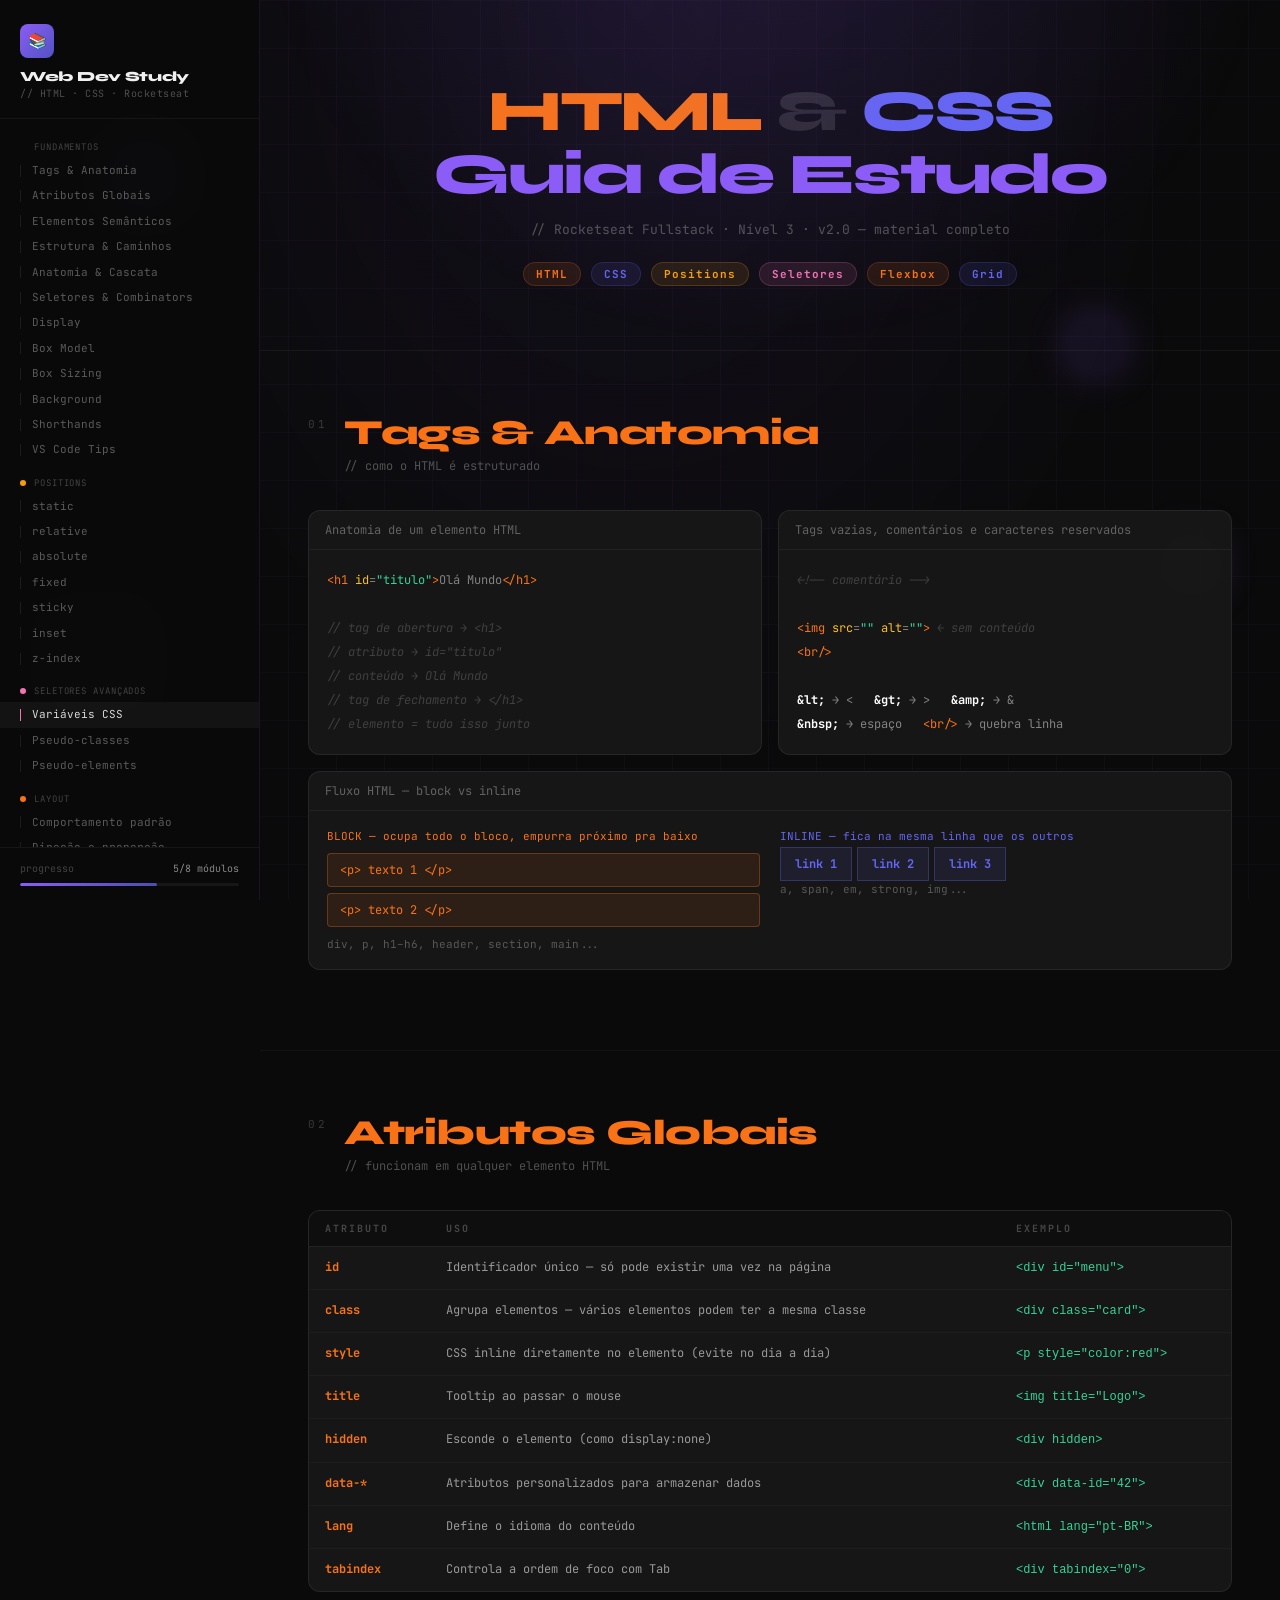
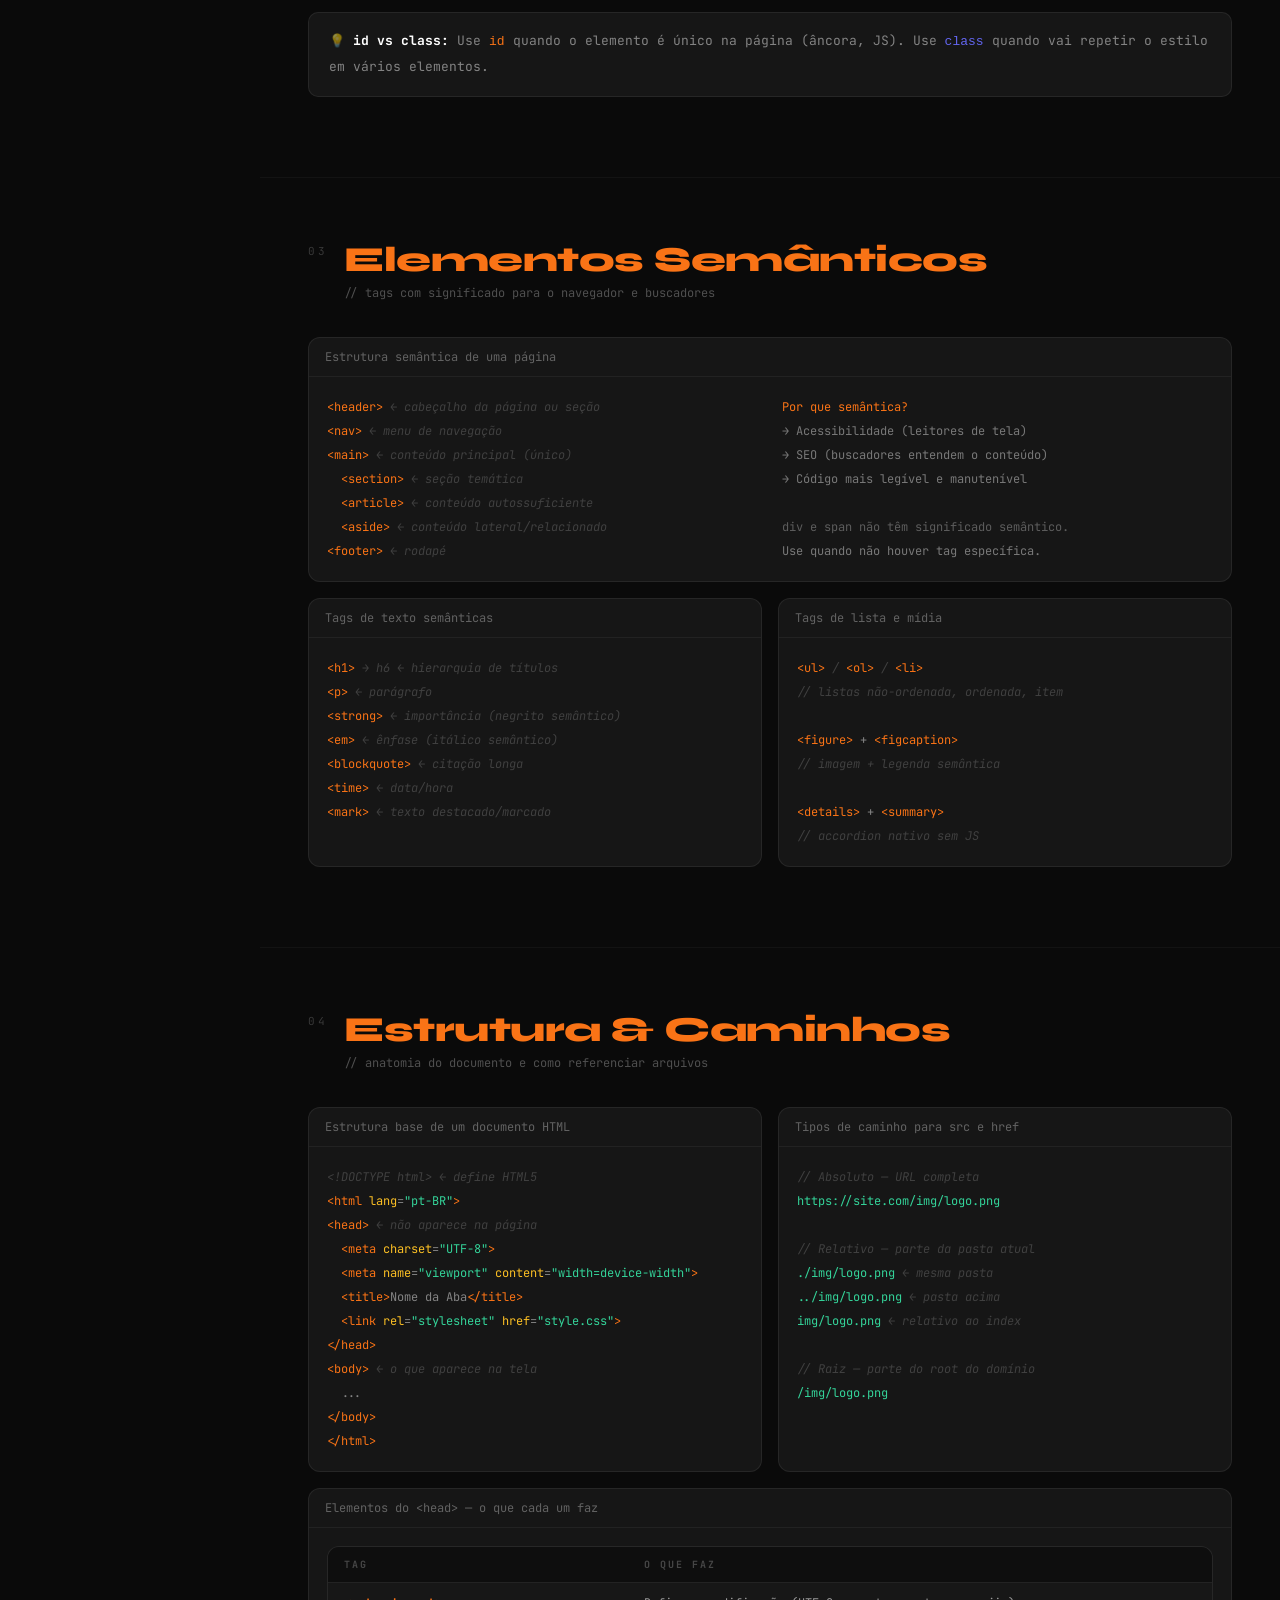
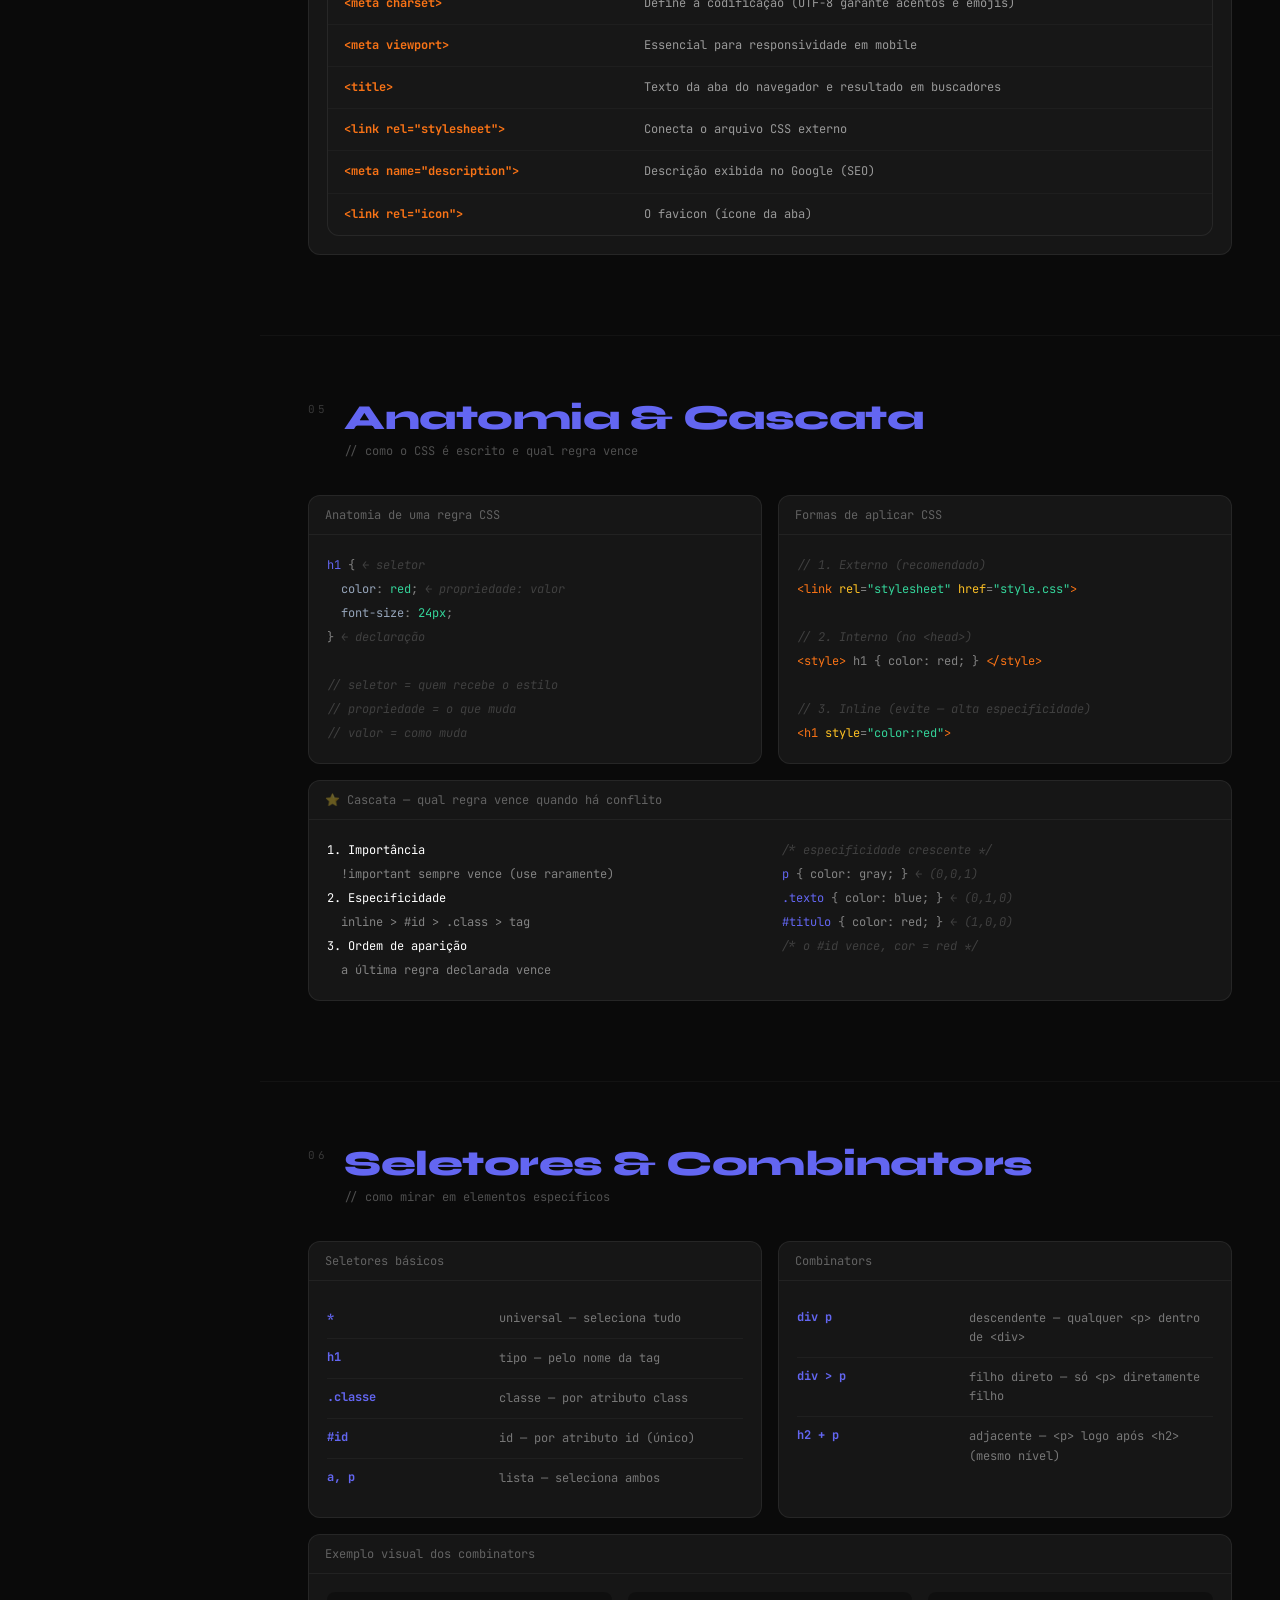
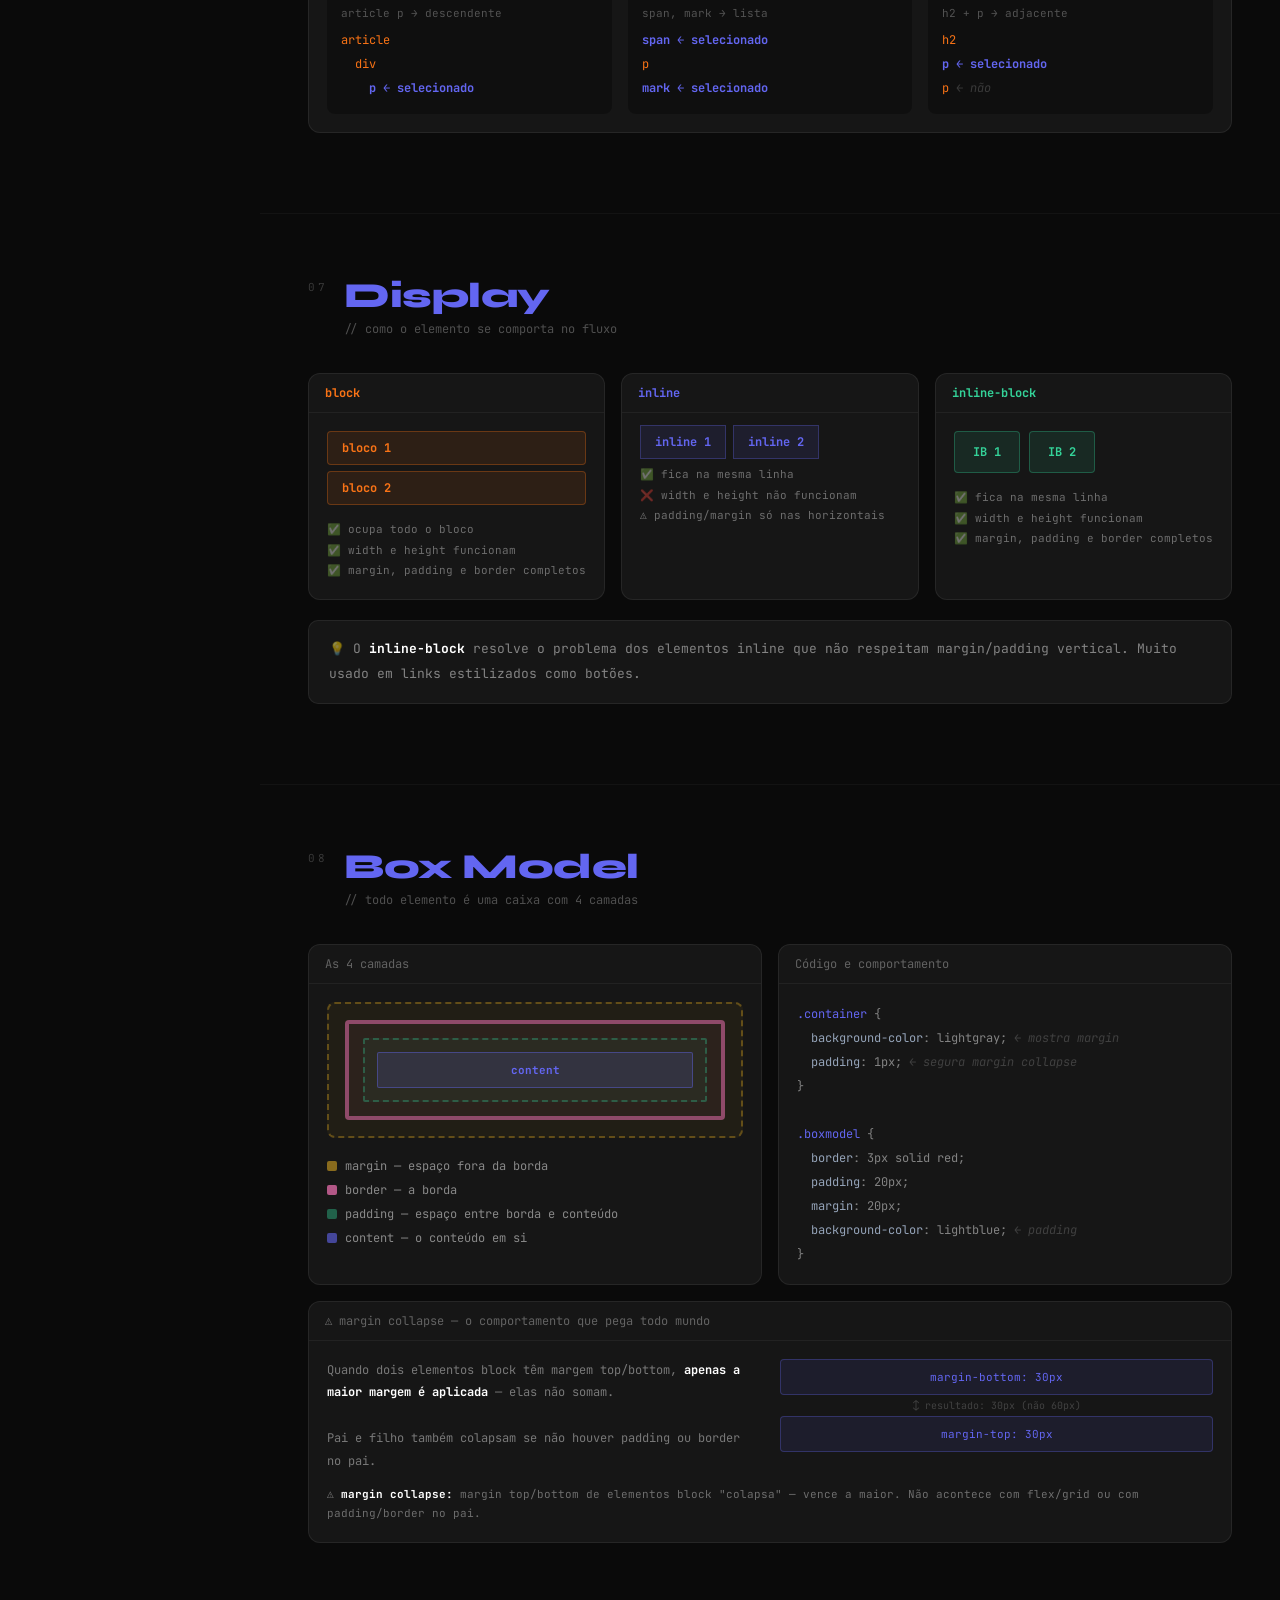
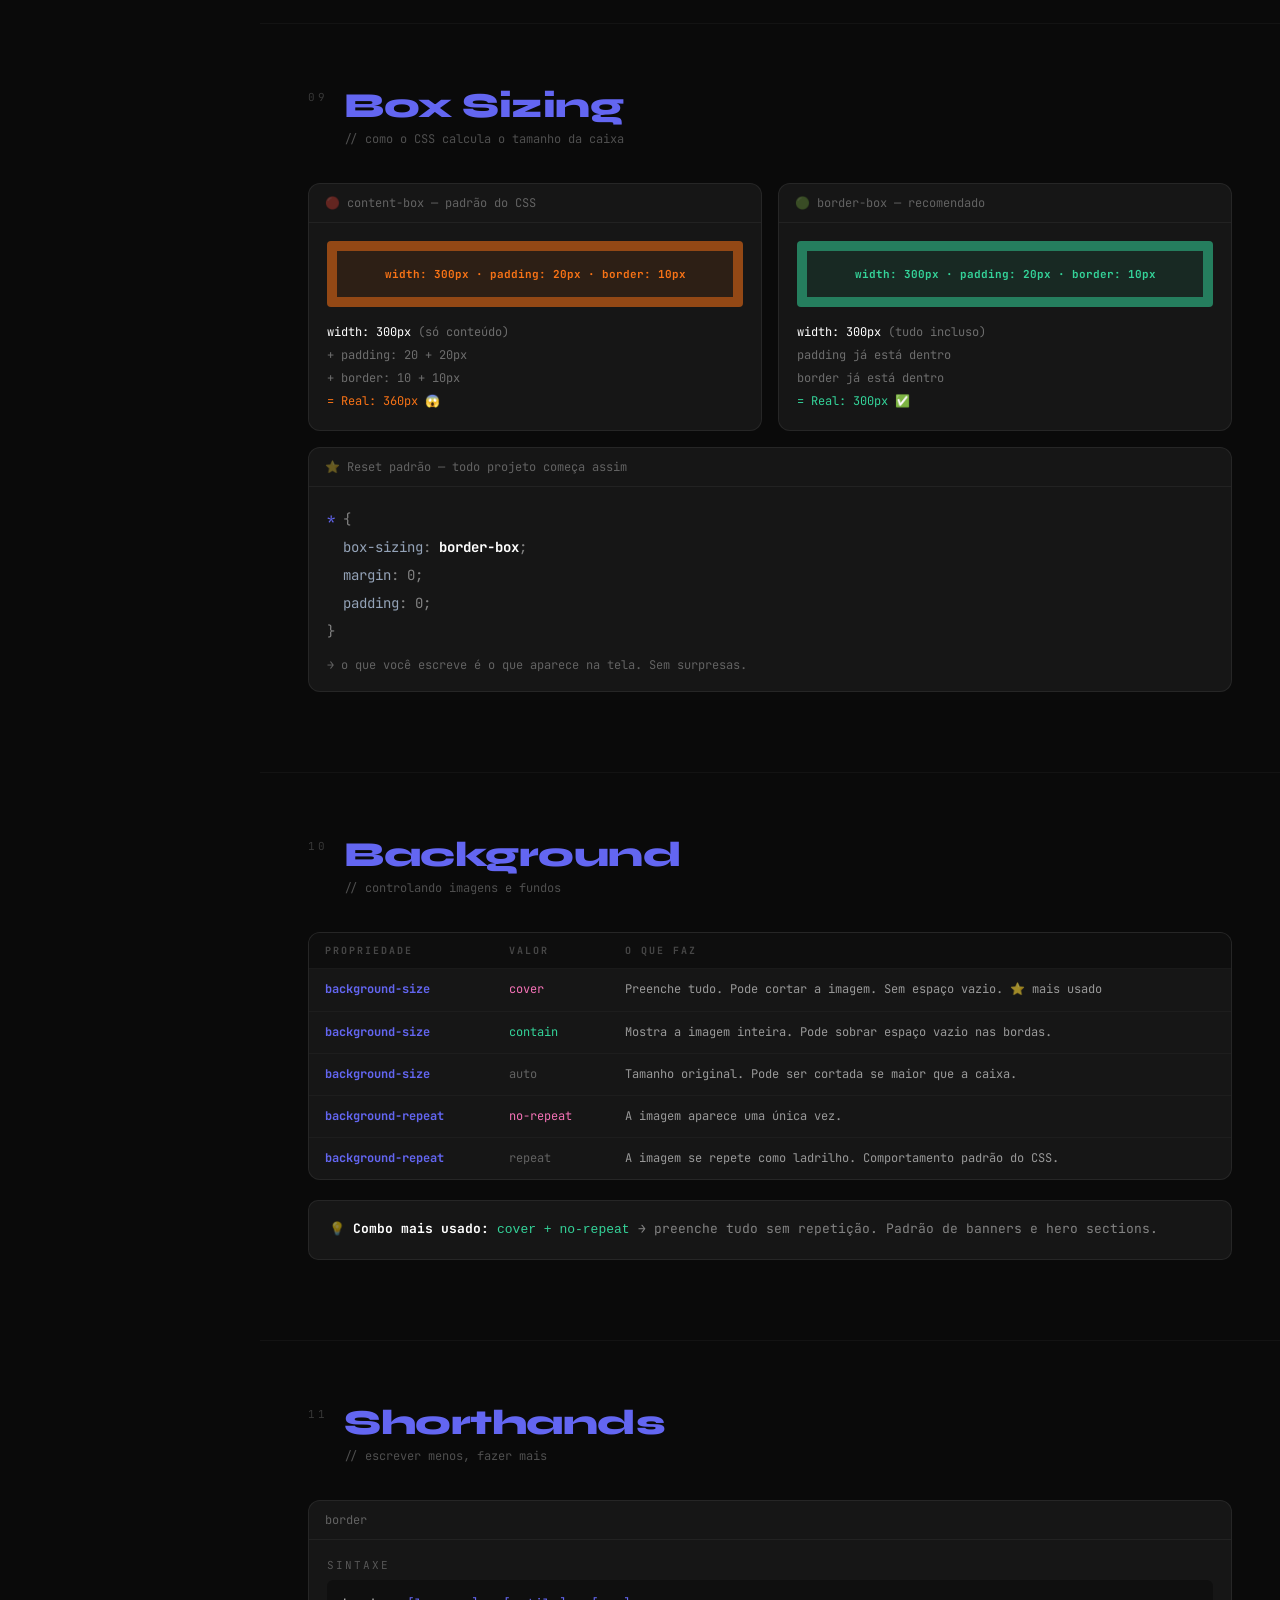
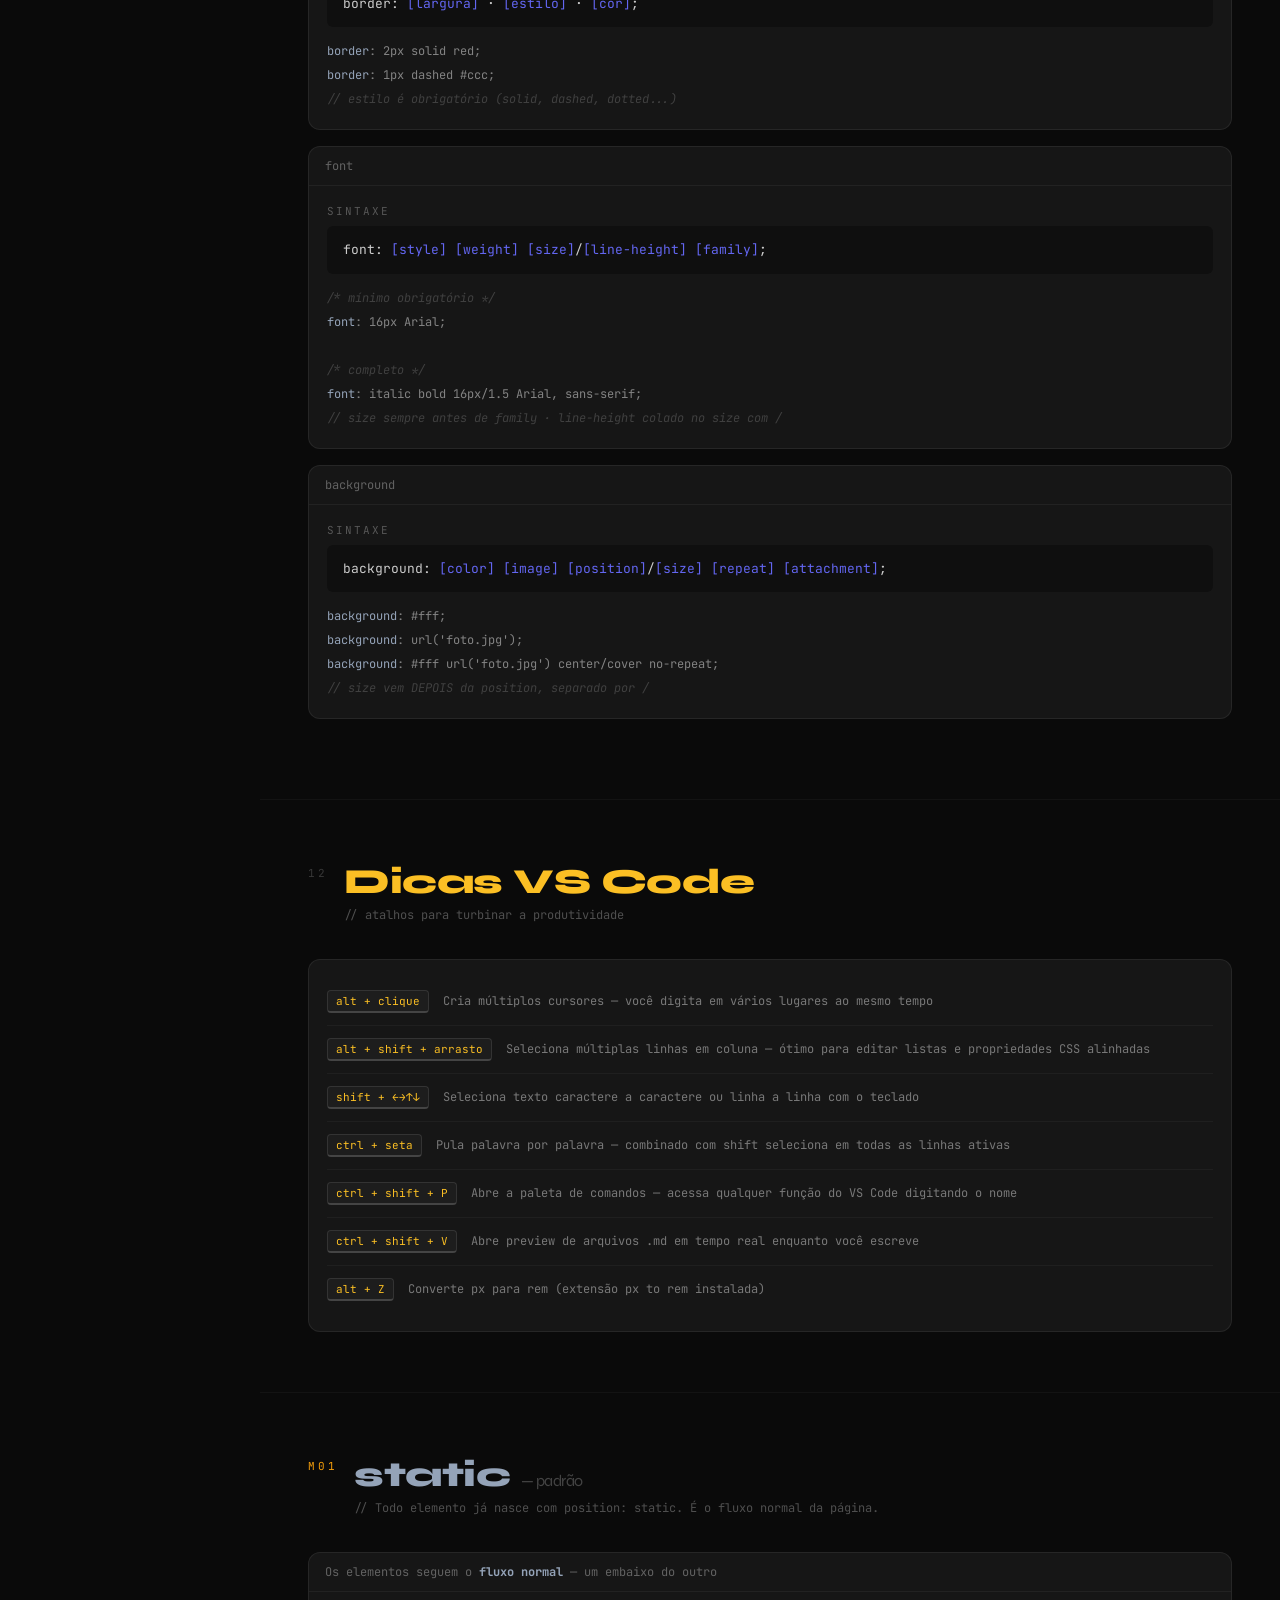
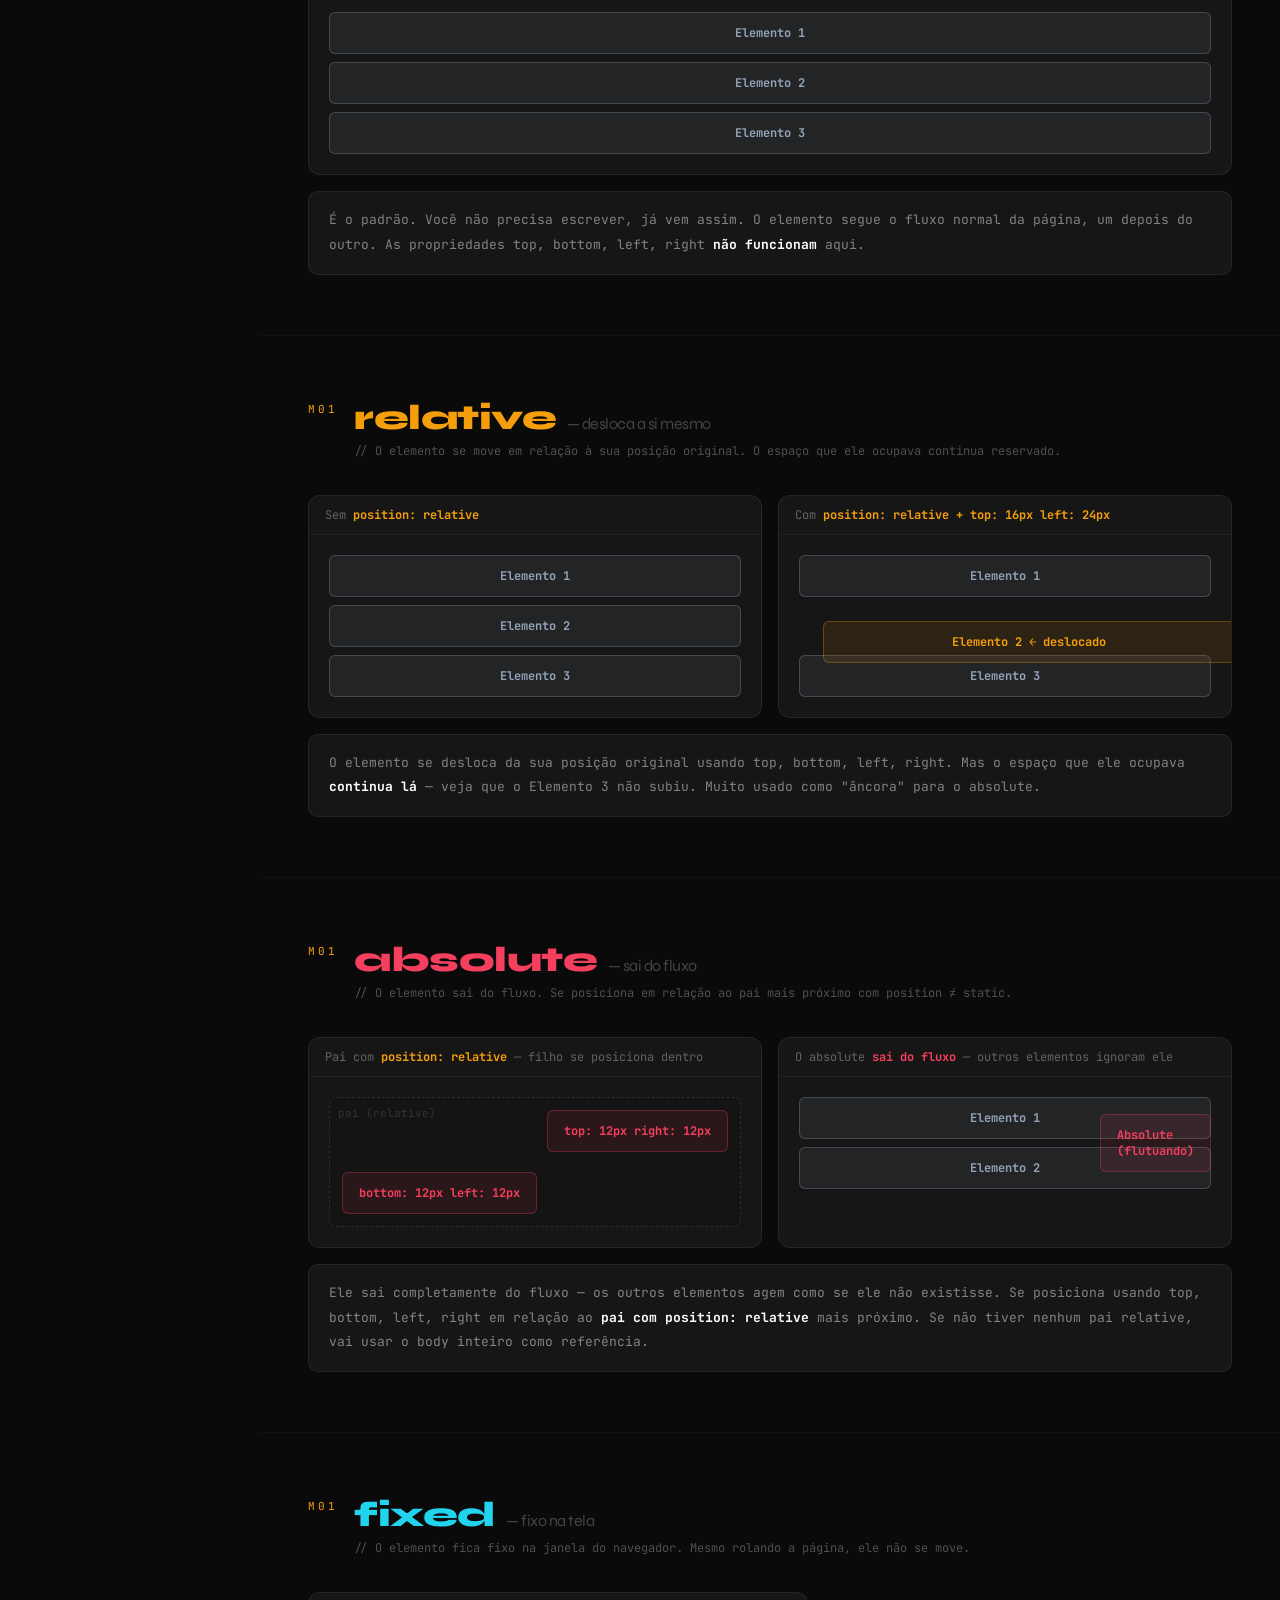
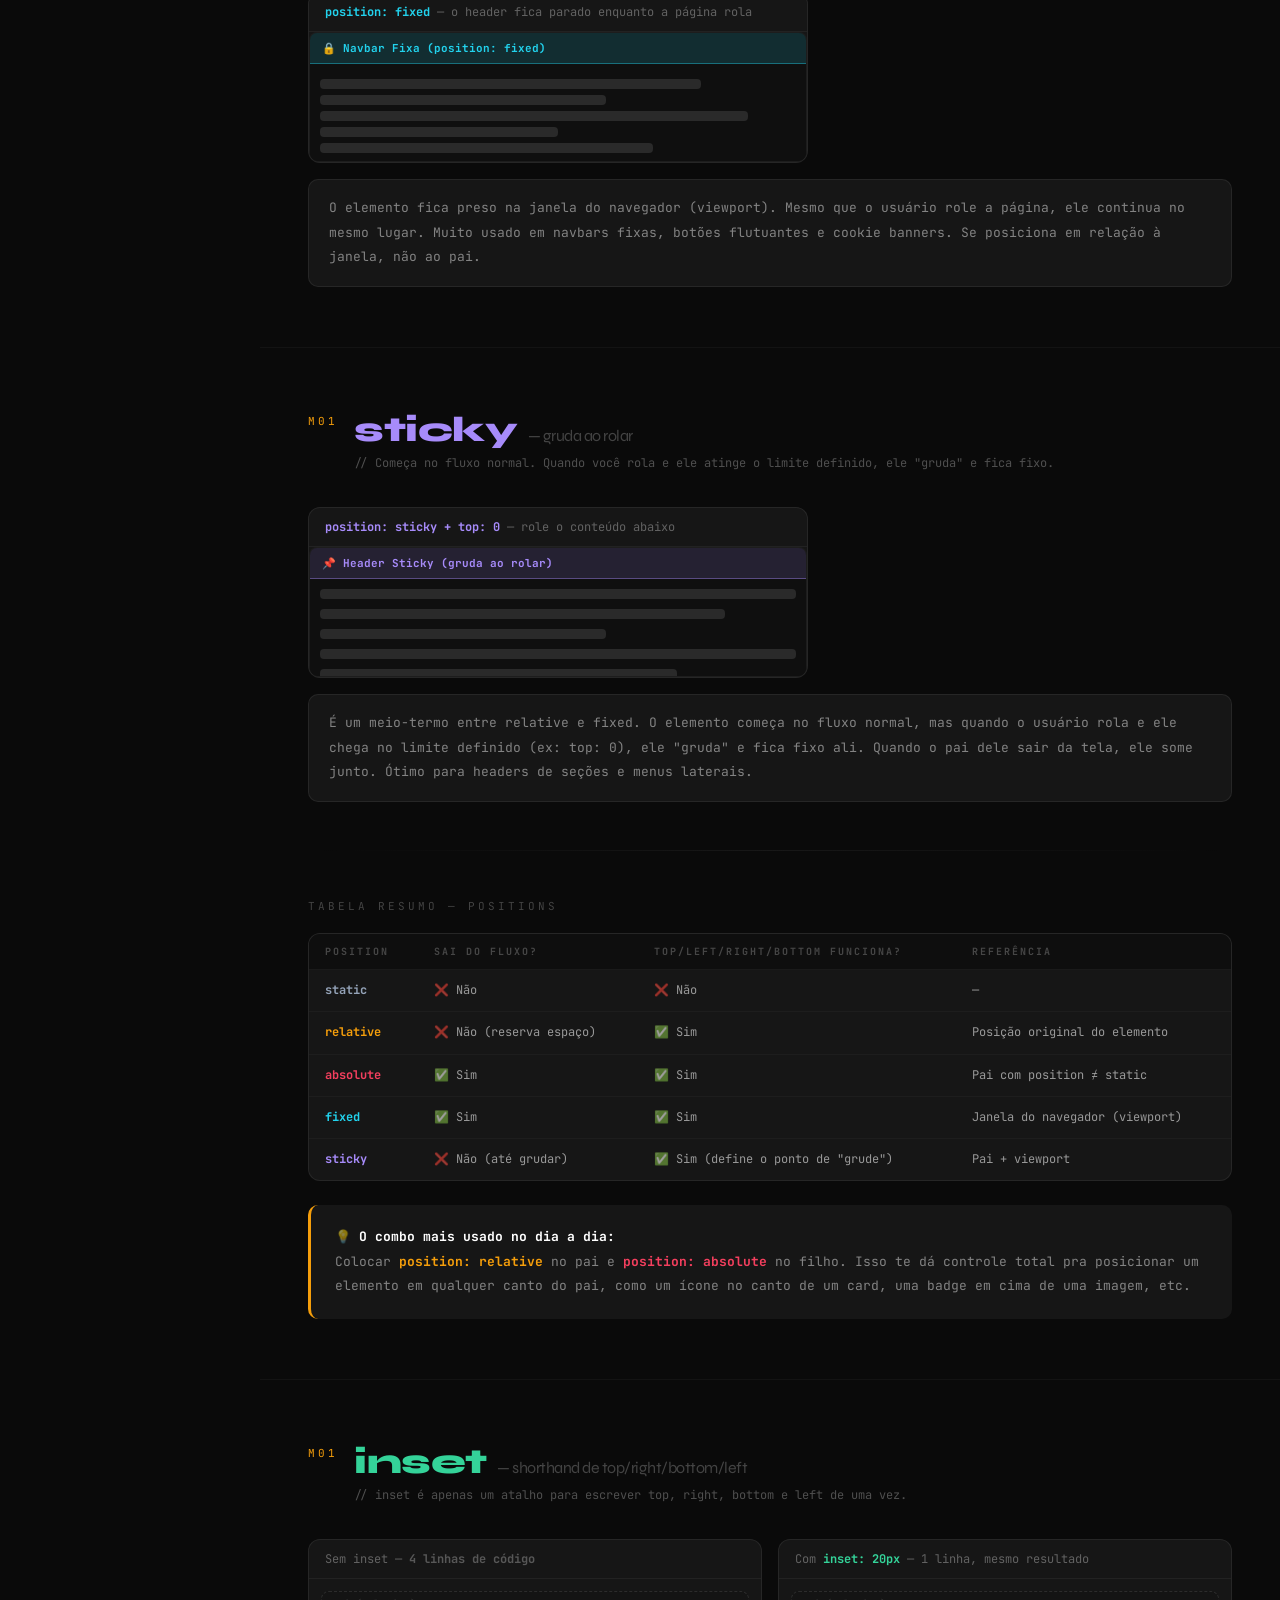
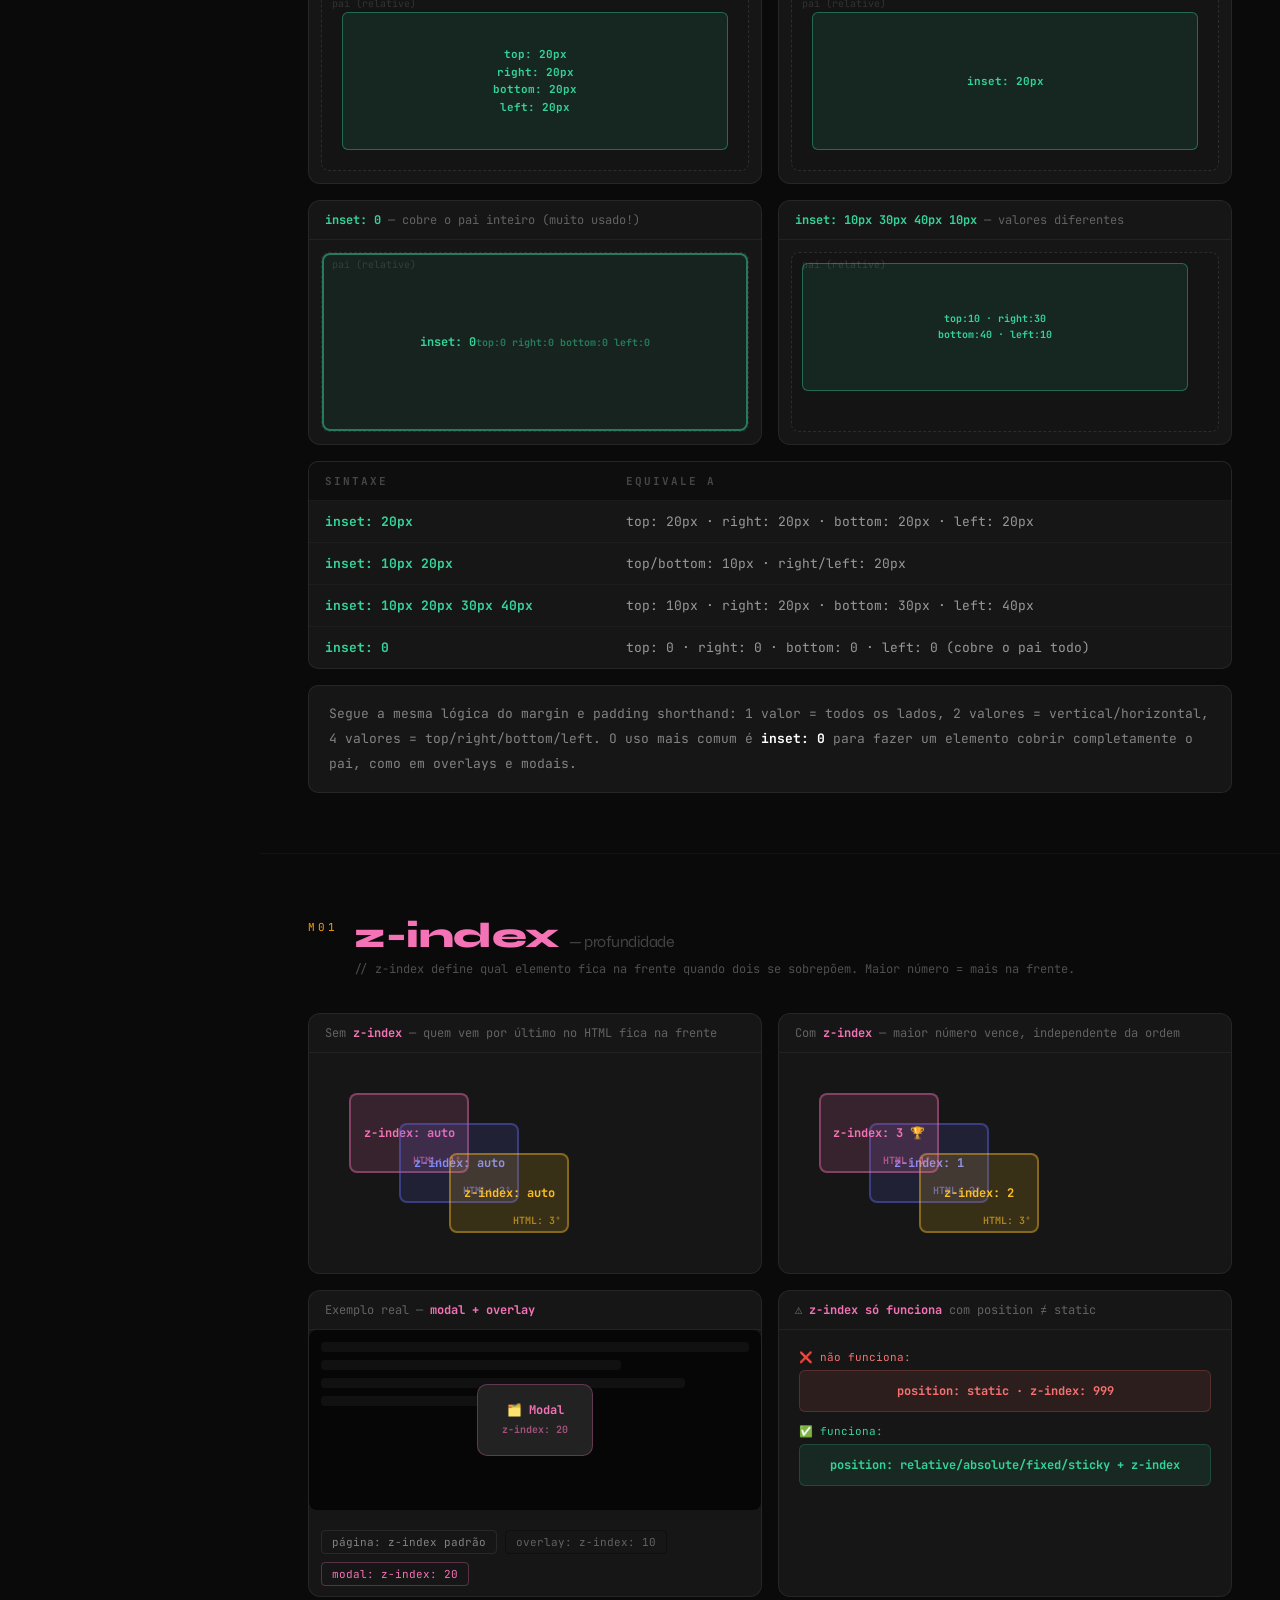
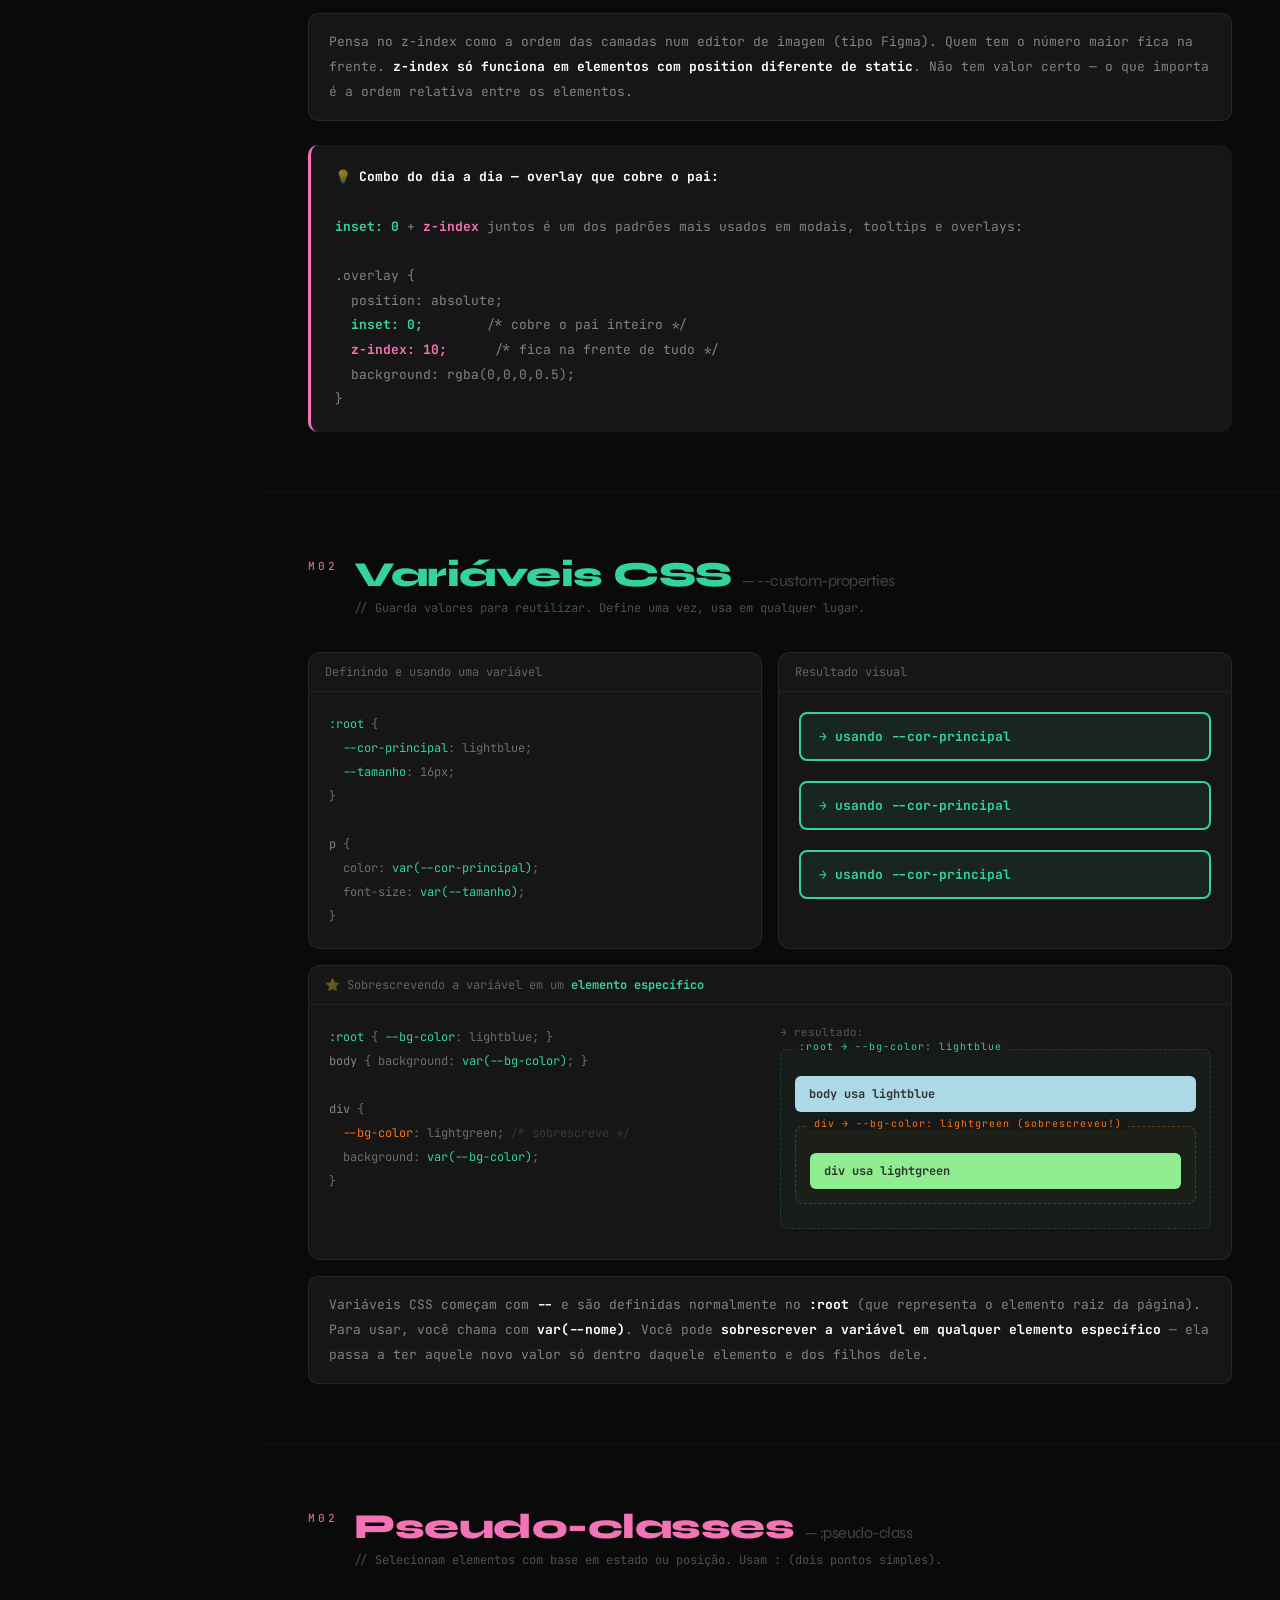
<file: html-css.html>
<!DOCTYPE html>
<html lang="pt-BR">
<head>
  <meta charset="UTF-8">
  <meta name="viewport" content="width=device-width, initial-scale=1.0">
  <title>Web Dev Study · HTML & CSS</title>
  <style>
    @import url('https://fonts.googleapis.com/css2?family=JetBrains+Mono:wght@400;700&family=Syne:wght@400;700;800&display=swap');

    /* ═══════════════════════════════════
       DARK CINEMATIC VARIABLES
    ═══════════════════════════════════ */
    :root {
      /* Accent */
      --accent: rgb(139, 92, 246);
      --accent-dim: rgba(139, 92, 246, 0.18);
      --accent-glow: rgba(139, 92, 246, 0.45);
      /* Module colors */
      --m04: #22d3ee;
      --m01: #f59e0b;
      --m02: #f472b6;
      --m03: #f97316;
      /* Content colors */
      --html-c: #f97316;
      --css-c: #6366f1;
      --green: #34d399;
      --pink: #f472b6;
      --yellow: #fbbf24;
      /* Layout */
      --sidebar-w: 260px;
      /* Cards */
      --bg: #0f0f0f;
      --card: rgba(24,24,24,0.95);
      --border: rgba(255,255,255,0.07);
      --text: #e5e5e5;
      --muted: rgba(240,240,240,0.3);
      /* Position colors */
      --static-color: #94a3b8;
      --relative-color: #f59e0b;
      --absolute-color: #f43f5e;
      --fixed-color: #22d3ee;
      --sticky-color: #a78bfa;
      --inset-color: #34d399;
      --z-color: #f472b6;
      /* Selector colors */
      --cor-var: #34d399;
      --cor-pseudo-class: #f472b6;
      --cor-pseudo-el: #a78bfa;
      /* Layout colors */
      --flex-color: #f97316;
      --grid-color: #6366f1;
    }

    * { box-sizing: border-box; margin: 0; padding: 0; }

    html { scroll-behavior: smooth; }

    body {
      font-family: 'Syne', sans-serif;
      background: #0a0a0a;
      color: var(--text);
      min-height: 100vh;
    }

    /* ═══════════════════════════════════
       DARK CINEMATIC BACKGROUND
    ═══════════════════════════════════ */
    .bg {
      position: fixed;
      inset: 0;
      z-index: 0;
      overflow: hidden;
      background: radial-gradient(ellipse at 50% 0%, rgba(139,92,246,0.08) 0%, #0a0a0a 65%);
    }

    .bg::before {
      content: '';
      position: absolute;
      inset: 0;
      background-image:
        linear-gradient(rgba(139,92,246,0.04) 1px, transparent 1px),
        linear-gradient(90deg, rgba(139,92,246,0.04) 1px, transparent 1px);
      background-size: 48px 48px;
      animation: gridDrift 20s linear infinite;
    }

    @keyframes gridDrift {
      0%   { background-position: 0 0; }
      100% { background-position: 48px 48px; }
    }

    .shape {
      position: absolute;
      border-radius: 12px;
      background: rgba(139, 92, 246, 0.18);
      filter: blur(3px);
      box-shadow: 0 0 40px rgba(139, 92, 246, 0.45);
    }

    .shape-1 { width: 80px; height: 80px; top: 15%; left: 8%; animation: float1 9s ease-in-out infinite; }
    .shape-2 { width: 50px; height: 50px; top: 60%; right: 5%; animation: float2 7s ease-in-out infinite; border-radius: 50%; }
    .shape-3 { width: 120px; height: 120px; bottom: 20%; left: 3%; animation: float1 11s ease-in-out infinite reverse; opacity: 0.6; }
    .shape-4 { width: 60px; height: 60px; top: 35%; right: 12%; animation: float2 8s ease-in-out infinite; border-radius: 50%; opacity: 0.5; }

    @keyframes float1 {
      0%   { transform: translate(0,0) rotate(0deg); }
      20%  { transform: translate(18px,-20px) rotate(6deg); }
      45%  { transform: translate(-12px,14px) rotate(-9deg); }
      70%  { transform: translate(22px,8px) rotate(4deg); }
      100% { transform: translate(0,0) rotate(0deg); }
    }

    @keyframes float2 {
      0%   { transform: translate(0,0) rotate(0deg); }
      25%  { transform: translate(-15px,20px) rotate(-5deg); }
      60%  { transform: translate(10px,-12px) rotate(8deg); }
      100% { transform: translate(0,0) rotate(0deg); }
    }

    .line {
      position: absolute;
      height: 1px;
      background: linear-gradient(90deg, transparent, var(--accent), transparent);
      border-radius: 2px;
      opacity: 0;
      transform: rotate(-38deg);
    }

    .line-1 { width: 180px; top: 10%; left: -2%; animation: lineFlash 7s ease-in-out 0s infinite; }
    .line-2 { width: 100px; top: 18%; left: 2%;  animation: lineFlash 7s ease-in-out 1.5s infinite; }
    .line-3 { width: 140px; bottom: 25%; right: -1%; animation: lineFlash 8s ease-in-out 0.8s infinite; }
    .line-4 { width: 80px;  bottom: 33%; right: 4%;  animation: lineFlash 8s ease-in-out 2.2s infinite; }
    .line-5 { width: 110px; bottom: 18%; right: 2%;  animation: lineFlash 9s ease-in-out 1s infinite; }

    @keyframes lineFlash {
      0%   { opacity: 0; transform: rotate(-38deg) translateX(-20px); }
      15%  { opacity: 0.8; }
      40%  { opacity: 0.5; }
      70%  { opacity: 0.9; }
      85%  { opacity: 0.3; }
      100% { opacity: 0; transform: rotate(-38deg) translateX(10px); }
    }

    /* ═══════════════════════════════════
       SIDEBAR
    ═══════════════════════════════════ */
    .sidebar {
      position: fixed;
      top: 0; left: 0;
      width: var(--sidebar-w);
      height: 100vh;
      background: rgba(10,10,10,0.94);
      border-right: 1px solid rgba(139,92,246,0.12);
      backdrop-filter: blur(16px);
      z-index: 100;
      display: flex;
      flex-direction: column;
      overflow: hidden;
    }

    .sidebar-brand {
      padding: 24px 20px 18px;
      border-bottom: 1px solid rgba(255,255,255,0.05);
      flex-shrink: 0;
    }

    .sidebar-brand-icon {
      width: 34px; height: 34px;
      border-radius: 8px;
      background: linear-gradient(135deg, var(--accent), rgba(99,102,241,0.8));
      display: flex; align-items: center; justify-content: center;
      font-size: 15px; margin-bottom: 10px;
    }

    .sidebar-brand-name {
      font-size: 14px; font-weight: 800;
      color: #f0f0f0; letter-spacing: -0.3px;
    }

    .sidebar-brand-sub {
      font-family: 'JetBrains Mono', monospace;
      font-size: 10px; color: rgba(240,240,240,0.3);
      letter-spacing: 0.05em; margin-top: 2px;
    }

    .sidebar-scroll {
      flex: 1;
      overflow-y: auto;
      padding: 12px 0 20px;
      scrollbar-width: none;
    }
    .sidebar-scroll::-webkit-scrollbar { display: none; }

    .sidebar-module { margin-bottom: 4px; }

    .sidebar-module-label {
      padding: 10px 20px 5px;
      font-family: 'JetBrains Mono', monospace;
      font-size: 9px; letter-spacing: 0.1em;
      text-transform: uppercase;
      color: rgba(240,240,240,0.25);
      display: flex; align-items: center; gap: 8px;
    }

    .sidebar-module-dot {
      width: 6px; height: 6px;
      border-radius: 50%; flex-shrink: 0;
    }

    .sidebar-item {
      display: flex; align-items: center;
      padding: 5px 20px 5px 32px;
      font-family: 'JetBrains Mono', monospace;
      font-size: 11px;
      color: rgba(240,240,240,0.35);
      cursor: pointer; text-decoration: none;
      transition: color 0.2s, background 0.2s;
      position: relative;
      line-height: 1.4;
    }

    .sidebar-item::before {
      content: '';
      position: absolute; left: 20px;
      width: 1px; top: 50%;
      transform: translateY(-50%);
      height: 12px;
      background: rgba(255,255,255,0.08);
      transition: background 0.2s;
    }

    .sidebar-item:hover {
      color: rgba(240,240,240,0.8);
      background: rgba(255,255,255,0.03);
    }

    .sidebar-item.active { color: rgba(240,240,240,0.9); background: rgba(255,255,255,0.04); }
    .sidebar-item.active-m00::before { background: var(--m00); }
    .sidebar-item.active-m01::before { background: var(--m01); }
    .sidebar-item.active-m02::before { background: var(--m02); }
    .sidebar-item.active-m04::before { background: var(--m04); }

    .sidebar-footer {
      padding: 14px 20px;
      border-top: 1px solid rgba(255,255,255,0.05);
      flex-shrink: 0;
    }

    .sidebar-progress-label {
      font-family: 'JetBrains Mono', monospace;
      font-size: 10px; color: rgba(240,240,240,0.25);
      margin-bottom: 8px;
      display: flex; justify-content: space-between;
    }

    .sidebar-progress-label span { color: rgba(240,240,240,0.55); }

    .sidebar-progress-bar {
      height: 3px;
      background: rgba(255,255,255,0.06);
      border-radius: 2px; overflow: hidden;
    }

    .sidebar-progress-fill {
      height: 100%; width: 50%;
      background: linear-gradient(90deg, var(--accent), rgba(99,102,241,0.7));
      border-radius: 2px;
    }

    /* ═══════════════════════════════════
       MAIN LAYOUT
    ═══════════════════════════════════ */
    .main {
      margin-left: var(--sidebar-w);
      position: relative; z-index: 1;
      min-height: 100vh;
    }

    /* ═══════════════════════════════════
       COVER
    ═══════════════════════════════════ */
    .cover {
      text-align: center;
      padding: 80px 48px 64px;
      border-bottom: 1px solid rgba(255,255,255,0.05);
      position: relative; overflow: hidden;
    }

    .cover::before {
      content: ''; position: absolute; inset: 0;
      background: radial-gradient(ellipse at 50% -20%, rgba(139,92,246,0.12) 0%, transparent 70%);
      pointer-events: none;
    }

    .cover h1 {
      font-size: clamp(2.4rem, 5vw, 3.6rem);
      font-weight: 800; letter-spacing: -2px; line-height: 1.1;
    }

    .cover-sub {
      font-family: 'JetBrains Mono', monospace;
      font-size: 13px; color: rgba(240,240,240,0.3); margin-top: 14px;
    }

    .cover-tags {
      display: flex; gap: 10px;
      justify-content: center; margin-top: 24px; flex-wrap: wrap;
    }

    .cover-tag {
      font-family: 'JetBrains Mono', monospace;
      font-size: 11px; padding: 4px 12px;
      border-radius: 20px; font-weight: 700; letter-spacing: 1px;
    }

    /* ═══════════════════════════════════
       TOPIC WRAPPER
    ═══════════════════════════════════ */
    .topico {
      padding: 60px 48px;
      border-bottom: 1px solid rgba(255,255,255,0.04);
    }

    .topico-inner { max-width: 960px; margin: 0 auto; }

    /* Cap header (from M00 style) */
    .cap-header {
      display: flex; align-items: flex-start;
      gap: 16px; margin-bottom: 36px;
    }

    .cap-numero {
      font-family: 'JetBrains Mono', monospace;
      font-size: 11px; color: rgba(240,240,240,0.2);
      letter-spacing: 3px; text-transform: uppercase; padding-top: 6px;
    }

    .cap-titulo h2 {
      font-size: clamp(1.6rem, 3vw, 2.2rem);
      font-weight: 800; letter-spacing: -0.5px;
    }

    .cap-titulo p {
      font-family: 'JetBrains Mono', monospace;
      font-size: 12px; color: rgba(240,240,240,0.3); margin-top: 4px;
    }

    /* Secao header (from M01/M02/M03 style) */
    .secao { margin-bottom: 56px; }

    .secao-titulo {
      display: flex; align-items: center;
      gap: 12px; margin-bottom: 6px;
    }

    .secao-titulo h2 { font-size: 1.4rem; font-weight: 800; }

    .secao-desc {
      color: rgba(240,240,240,0.3);
      font-size: 13px; font-family: 'JetBrains Mono', monospace; margin-bottom: 20px;
    }

    .secao-divisor {
      height: 1px;
      background: linear-gradient(90deg, transparent, rgba(255,255,255,0.06), transparent);
      margin: 48px 0;
    }

    /* ═══════════════════════════════════
       SHARED COMPONENTS
    ═══════════════════════════════════ */

    .badge {
      font-family: 'JetBrains Mono', monospace;
      font-size: 11px; padding: 3px 10px;
      border-radius: 4px; font-weight: 700; letter-spacing: 1px;
    }

    /* Demo grid */
    .demo-grid {
      display: grid; grid-template-columns: 1fr 1fr;
      gap: 16px; margin-bottom: 16px;
    }
    .demo-grid.cols-3 { grid-template-columns: repeat(3,1fr); }
    .demo-grid.cols-1 { grid-template-columns: 1fr; }
    .demo-grid .full { grid-column: 1/-1; }
    @media (max-width: 680px) { .demo-grid, .demo-grid.cols-3 { grid-template-columns: 1fr; } }

    /* Grade (M00 alias) */
    .grade { display: grid; grid-template-columns: 1fr 1fr; gap: 16px; margin-bottom: 20px; }
    .grade.cols-3 { grid-template-columns: repeat(3,1fr); }
    .grade.cols-1 { grid-template-columns: 1fr; }
    .grade .full { grid-column: 1/-1; }
    @media (max-width: 680px) { .grade, .grade.cols-3 { grid-template-columns: 1fr; } }

    /* Demo card */
    .demo-card {
      background: var(--card);
      border: 1px solid var(--border);
      border-radius: 12px; overflow: hidden;
      backdrop-filter: blur(4px);
    }
    .demo-card.full { grid-column: 1/-1; }

    .demo-card-header {
      padding: 11px 16px;
      border-bottom: 1px solid rgba(255,255,255,0.05);
      font-family: 'JetBrains Mono', monospace;
      font-size: 12px; color: rgba(240,240,240,0.35);
    }
    .demo-card-header span { font-weight: 700; }
    .demo-card-header b { font-weight: 700; }

    .demo-area {
      padding: 20px; min-height: 100px; position: relative;
    }

    /* Card (M00 content style) */
    .card { background: var(--card); border: 1px solid var(--border); border-radius: 12px; overflow: hidden; }
    .card-header { padding: 11px 16px; border-bottom: 1px solid rgba(255,255,255,0.05); font-family: 'JetBrains Mono', monospace; font-size: 12px; color: rgba(240,240,240,0.35); }
    .card-body { padding: 18px; }

    /* Explicação */
    .explicacao {
      margin-top: 16px; background: var(--card);
      border: 1px solid var(--border); border-radius: 10px;
      padding: 16px 20px; font-size: 13px;
      font-family: 'JetBrains Mono', monospace;
      line-height: 1.9; color: rgba(240,240,240,0.5);
    }
    .explicacao strong { color: white; }
    .explicacao strong.block { display: block; margin-bottom: 4px; font-size: 14px; }

    /* Nota */
    .nota {
      background: var(--card); border: 1px solid var(--border);
      border-radius: 10px; padding: 16px 20px;
      font-family: 'JetBrains Mono', monospace;
      font-size: 13px; line-height: 1.9;
      color: rgba(240,240,240,0.5); margin-bottom: 20px;
    }
    .nota strong { color: white; }

    /* Tabela */
    .tabela {
      background: var(--card); border: 1px solid var(--border);
      border-radius: 12px; overflow: hidden; margin-bottom: 20px;
    }
    .tabela table { width: 100%; border-collapse: collapse; font-family: 'JetBrains Mono', monospace; font-size: 12px; }
    .tabela th { background: rgba(14,14,14,0.9); padding: 11px 16px; text-align: left; color: rgba(240,240,240,0.25); font-size: 10px; letter-spacing: 2px; text-transform: uppercase; border-bottom: 1px solid rgba(255,255,255,0.05); }
    .tabela td { padding: 11px 16px; border-bottom: 1px solid rgba(255,255,255,0.03); color: rgba(240,240,240,0.6); vertical-align: top; line-height: 1.6; }
    .tabela tr:last-child td { border-bottom: none; }
    .tabela td:first-child { font-weight: 700; white-space: nowrap; }

    /* Dica */
    .dica {
      background: var(--card);
      border-left: 3px solid var(--relative-color);
      border-radius: 10px; padding: 20px 24px;
      font-family: 'JetBrains Mono', monospace;
      font-size: 13px; line-height: 1.9;
      color: rgba(240,240,240,0.5); margin-top: 24px;
    }
    .dica strong { color: white; }

    .label-secao {
      font-family: 'JetBrains Mono', monospace; font-size: 11px;
      color: rgba(240,240,240,0.25); letter-spacing: 3px;
      text-transform: uppercase; margin-bottom: 20px;
    }

    /* Code */
    .code { font-family: 'JetBrains Mono', monospace; font-size: 12px; line-height: 2; color: rgba(240,240,240,0.5); }
    .code .tag { color: var(--html-c); }
    .code .attr { color: var(--yellow); }
    .code .val { color: var(--green); }
    .code .sel { color: var(--css-c); }
    .code .prop { color: #94a3b8; }
    .code .com { color: rgba(255,255,255,0.18); font-style: italic; }
    .code .hl { color: white; font-weight: 700; }

    /* ═══════════════════════════════════
       M00 SPECIFIC COMPONENTS
    ═══════════════════════════════════ */
    .demo-block p { background: rgba(249,115,22,0.1); border: 1px solid rgba(249,115,22,0.3); color: var(--html-c); padding: 8px 12px; border-radius: 4px; font-family: 'JetBrains Mono', monospace; font-size: 12px; margin-bottom: 6px; }
    .d-item { background: rgba(99,102,241,0.1); border: 1px solid rgba(99,102,241,0.3); color: var(--css-c); padding: 8px 14px; border-radius: 4px; font-family: 'JetBrains Mono', monospace; font-size: 12px; font-weight: 700; }
    .bm-margin { background: rgba(251,191,36,0.05); border: 2px dashed rgba(251,191,36,0.3); border-radius: 8px; padding: 16px; width: 100%; }
    .bm-border { background: rgba(244,114,182,0.05); border: 4px solid rgba(244,114,182,0.5); border-radius: 4px; padding: 14px; }
    .bm-padding { background: rgba(52,211,153,0.05); border: 2px dashed rgba(52,211,153,0.3); border-radius: 2px; padding: 12px; }
    .bm-content { background: rgba(99,102,241,0.15); border: 1px solid rgba(99,102,241,0.4); border-radius: 2px; padding: 10px 16px; font-family: 'JetBrains Mono', monospace; font-size: 11px; color: var(--css-c); font-weight: 700; text-align: center; }
    .bm-label { display: flex; align-items: center; gap: 8px; font-family: 'JetBrains Mono', monospace; font-size: 12px; color: #888; padding: 4px 0; }
    .bm-dot { width: 10px; height: 10px; border-radius: 2px; flex-shrink: 0; }
    .sel-item { display: flex; align-items: flex-start; gap: 12px; padding: 10px 0; border-bottom: 1px solid rgba(255,255,255,0.04); font-family: 'JetBrains Mono', monospace; font-size: 12px; }
    .sel-item:last-child { border-bottom: none; }
    .sel-code { color: var(--css-c); font-weight: 700; min-width: 160px; }
    .sel-desc { color: rgba(240,240,240,0.45); line-height: 1.6; }
    .comb-demo { background: rgba(14,14,14,0.8); border-radius: 8px; padding: 14px; }
    .comb-demo .highlight { color: var(--css-c); font-weight: 700; }
    .sh-titulo { font-family: 'JetBrains Mono', monospace; font-size: 11px; color: rgba(240,240,240,0.3); letter-spacing: 2px; text-transform: uppercase; margin-bottom: 8px; }
    .sh-syntax { background: rgba(14,14,14,0.8); border-radius: 6px; padding: 12px 16px; font-family: 'JetBrains Mono', monospace; font-size: 13px; color: #ccc; line-height: 1.8; margin-bottom: 12px; }
    .sh-syntax .parte { color: var(--css-c); }
    .dica-item { display: flex; align-items: flex-start; gap: 14px; padding: 12px 0; border-bottom: 1px solid rgba(255,255,255,0.04); font-family: 'JetBrains Mono', monospace; font-size: 12px; }
    .dica-item:last-child { border-bottom: none; }
    .dica-key { background: rgba(30,30,30,0.9); border: 1px solid #333; border-bottom: 2px solid #444; border-radius: 4px; padding: 3px 8px; font-size: 11px; color: var(--yellow); white-space: nowrap; flex-shrink: 0; }
    .dica-desc { color: rgba(240,240,240,0.45); line-height: 1.6; padding-top: 2px; }

    /* ═══════════════════════════════════
       M01 POSITIONS COMPONENTS
    ═══════════════════════════════════ */
    .box { border-radius: 6px; font-family: 'JetBrains Mono', monospace; font-size: 12px; font-weight: 700; display: flex; align-items: center; justify-content: center; padding: 12px 16px; border: 1px solid; }
    .ghost { background: rgba(34,34,34,0.8); border-color: #333; color: #444; }
    .static-color { background: rgba(148,163,184,0.1); border-color: rgba(148,163,184,0.3); color: var(--static-color); }
    .relative-color-box { background: rgba(245,158,11,0.1); border-color: rgba(245,158,11,0.3); color: var(--relative-color); }
    .absolute-color-box { background: rgba(244,63,94,0.1); border-color: rgba(244,63,94,0.3); color: var(--absolute-color); }
    .fixed-color-box { background: rgba(34,211,238,0.1); border-color: rgba(34,211,238,0.3); color: var(--fixed-color); }
    .sticky-color-box { background: rgba(167,139,250,0.1); border-color: rgba(167,139,250,0.3); color: var(--sticky-color); }
    .static-flow, .relative-flow { display: flex; flex-direction: column; gap: 8px; }
    .box-relative { position: relative; top: 16px; left: 24px; }
    .absolute-container { position: relative; background: rgba(20,20,20,0.8); border: 1px dashed rgba(255,255,255,0.1); border-radius: 8px; height: 130px; }
    .box-absolute { position: absolute; top: 12px; right: 12px; }
    .box-absolute-2 { position: absolute; bottom: 12px; left: 12px; }
    .fixed-illustration { background: rgba(14,14,14,0.8); border-radius: 8px; height: 130px; position: relative; overflow: hidden; border: 1px solid rgba(255,255,255,0.06); }
    .fake-scroll { padding: 10px; display: flex; flex-direction: column; gap: 6px; }
    .fake-line { height: 10px; border-radius: 4px; background: #2a2a2a; }
    .fake-fixed { position: absolute; top: 0; left: 0; right: 0; background: rgba(34,211,238,0.15); border-bottom: 1px solid rgba(34,211,238,0.4); color: var(--fixed-color); font-family: 'JetBrains Mono', monospace; font-size: 11px; font-weight: 700; padding: 8px 12px; }
    .sticky-illustration { background: rgba(14,14,14,0.8); border-radius: 8px; height: 130px; overflow-y: auto; border: 1px solid rgba(255,255,255,0.06); }
    .sticky-inner { padding: 0 10px 20px; }
    .fake-sticky { position: sticky; top: 0; background: rgba(167,139,250,0.15); border-bottom: 1px solid rgba(167,139,250,0.4); color: var(--sticky-color); font-family: 'JetBrains Mono', monospace; font-size: 11px; font-weight: 700; padding: 8px 12px; margin: 0 -10px; }
    .sticky-content-line { height: 10px; border-radius: 4px; background: #2a2a2a; margin-top: 10px; }
    /* inset */
    .inset-pai { position: relative; background: rgba(20,20,20,0.8); border: 1px dashed rgba(255,255,255,0.1); border-radius: 8px; height: 180px; }
    .inset-label { font-family: 'JetBrains Mono', monospace; font-size: 10px; color: #333; padding: 6px 10px; }
    .box-verbose { position: absolute; top: 20px; right: 20px; bottom: 20px; left: 20px; background: rgba(52,211,153,0.1); border: 1px solid rgba(52,211,153,0.4); border-radius: 6px; color: var(--inset-color); display: flex; align-items: center; justify-content: center; font-family: 'JetBrains Mono', monospace; font-size: 11px; font-weight: 700; text-align: center; line-height: 1.6; }
    .box-inset { position: absolute; inset: 20px; background: rgba(52,211,153,0.1); border: 1px solid rgba(52,211,153,0.4); border-radius: 6px; color: var(--inset-color); display: flex; align-items: center; justify-content: center; font-family: 'JetBrains Mono', monospace; font-size: 11px; font-weight: 700; }
    .box-inset-zero { position: absolute; inset: 0; background: rgba(52,211,153,0.08); border: 2px solid rgba(52,211,153,0.5); border-radius: 8px; color: var(--inset-color); display: flex; align-items: center; justify-content: center; font-family: 'JetBrains Mono', monospace; font-size: 12px; font-weight: 700; }
    .box-inset-diff { position: absolute; inset: 10px 30px 40px 10px; background: rgba(52,211,153,0.1); border: 1px solid rgba(52,211,153,0.4); border-radius: 6px; color: var(--inset-color); display: flex; align-items: center; justify-content: center; font-family: 'JetBrains Mono', monospace; font-size: 10px; font-weight: 700; text-align: center; line-height: 1.6; }
    .tabela-inset { margin-top: 16px; background: var(--card); border: 1px solid var(--border); border-radius: 10px; overflow: hidden; }
    .tabela-inset table { width: 100%; border-collapse: collapse; font-family: 'JetBrains Mono', monospace; font-size: 13px; }
    .tabela-inset th { background: rgba(14,14,14,0.9); padding: 12px 16px; text-align: left; color: rgba(240,240,240,0.25); font-size: 11px; letter-spacing: 2px; text-transform: uppercase; border-bottom: 1px solid rgba(255,255,255,0.05); }
    .tabela-inset td { padding: 12px 16px; border-bottom: 1px solid rgba(255,255,255,0.03); color: rgba(240,240,240,0.6); }
    .tabela-inset tr:last-child td { border-bottom: none; }
    .tabela-inset td:first-child { color: var(--inset-color); font-weight: 700; }
    /* z-index */
    .z-stack { position: relative; height: 180px; }
    .z-box { position: absolute; width: 120px; height: 80px; border-radius: 8px; display: flex; align-items: center; justify-content: center; font-family: 'JetBrains Mono', monospace; font-size: 12px; font-weight: 700; border: 2px solid; }
    .z1-a { background: rgba(244,114,182,0.15); border-color: rgba(244,114,182,0.4); color: var(--z-color); top: 20px; left: 20px; }
    .z1-b { background: rgba(99,102,241,0.15); border-color: rgba(99,102,241,0.4); color: #818cf8; top: 50px; left: 70px; }
    .z1-c { background: rgba(251,191,36,0.15); border-color: rgba(251,191,36,0.4); color: #fbbf24; top: 80px; left: 120px; }
    .z2-a { background: rgba(244,114,182,0.15); border-color: rgba(244,114,182,0.4); color: var(--z-color); top: 20px; left: 20px; z-index: 3; }
    .z2-b { background: rgba(99,102,241,0.15); border-color: rgba(99,102,241,0.4); color: #818cf8; top: 50px; left: 70px; z-index: 1; }
    .z2-c { background: rgba(251,191,36,0.15); border-color: rgba(251,191,36,0.4); color: #fbbf24; top: 80px; left: 120px; z-index: 2; }
    .z-numero { position: absolute; bottom: 4px; right: 6px; font-size: 10px; opacity: 0.6; }
    .z-modal-demo { position: relative; height: 180px; background: rgba(14,14,14,0.8); border-radius: 8px; overflow: hidden; }
    .z-page-content { padding: 12px; display: flex; flex-direction: column; gap: 8px; }
    .z-linha { height: 10px; background: #2a2a2a; border-radius: 4px; }
    .z-overlay { position: absolute; inset: 0; background: rgba(0,0,0,0.6); z-index: 10; display: flex; align-items: center; justify-content: center; }
    .z-modal { background: #222; border: 1px solid rgba(244,114,182,0.3); border-radius: 10px; padding: 16px 24px; z-index: 20; color: var(--z-color); font-family: 'JetBrains Mono', monospace; font-size: 12px; font-weight: 700; text-align: center; line-height: 1.6; }
    .z-tags { margin-top: 10px; display: flex; flex-wrap: wrap; gap: 8px; }
    .z-tag { font-family: 'JetBrains Mono', monospace; font-size: 11px; padding: 4px 10px; border-radius: 4px; border: 1px solid; }

    /* ═══════════════════════════════════
       M02 SELECTORS COMPONENTS
    ═══════════════════════════════════ */
    .var-box { background: rgba(52,211,153,0.08); border: 2px solid var(--cor-var); border-radius: 8px; padding: 14px 18px; font-family: 'JetBrains Mono', monospace; font-size: 13px; color: var(--cor-var); font-weight: 700; margin-bottom: 10px; }
    .var-box:last-child { margin-bottom: 0; }
    .var-box.diferente { --cor-var: #f97316; background: rgba(249,115,22,0.08); }
    .scope-block { border: 1px dashed rgba(255,255,255,0.1); border-radius: 8px; padding: 14px; margin-bottom: 10px; position: relative; }
    .scope-label { position: absolute; top: -10px; left: 12px; background: #181818; padding: 0 6px; font-family: 'JetBrains Mono', monospace; font-size: 10px; color: rgba(240,240,240,0.3); letter-spacing: 1px; }
    .scope-item { font-family: 'JetBrains Mono', monospace; font-size: 12px; padding: 10px 14px; border-radius: 6px; font-weight: 700; margin-top: 6px; }
    .pc-btn { display: inline-block; padding: 10px 20px; border-radius: 6px; font-family: 'JetBrains Mono', monospace; font-size: 13px; font-weight: 700; background: rgba(244,114,182,0.1); border: 1px solid rgba(244,114,182,0.3); color: var(--cor-pseudo-class); cursor: pointer; transition: background 0.2s, transform 0.2s; }
    .pc-btn:hover { background: rgba(244,114,182,0.25); transform: translateY(-2px); }
    .pc-lista { display: flex; flex-direction: column; gap: 8px; }
    .pc-item { padding: 10px 14px; border-radius: 6px; font-family: 'JetBrains Mono', monospace; font-size: 13px; font-weight: 700; background: rgba(244,114,182,0.1); border: 1px solid rgba(244,114,182,0.2); color: var(--cor-pseudo-class); }
    .pc-item:not(.destaque) { opacity: 0.3; }
    .pc-has-card { border: 1px solid rgba(255,255,255,0.08); border-radius: 8px; padding: 14px; font-family: 'JetBrains Mono', monospace; font-size: 13px; margin-bottom: 10px; color: rgba(240,240,240,0.35); transition: border-color 0.2s, color 0.2s, background 0.2s; }
    .pc-has-card:has(input:checked) { border-color: rgba(244,114,182,0.5); color: var(--cor-pseudo-class); background: rgba(244,114,182,0.05); }
    .pc-has-card label { display: flex; align-items: center; gap: 10px; cursor: pointer; }
    .pc-nth { display: flex; gap: 8px; }
    .pc-nth-item { width: 44px; height: 44px; border-radius: 6px; border: 1px solid rgba(255,255,255,0.06); display: flex; align-items: center; justify-content: center; font-family: 'JetBrains Mono', monospace; font-size: 13px; font-weight: 700; color: rgba(240,240,240,0.2); }
    .pc-nth-item:nth-child(even) { background: rgba(244,114,182,0.1); border-color: rgba(244,114,182,0.3); color: var(--cor-pseudo-class); }
    .root-demo { background: rgba(244,114,182,0.05); border: 1px dashed rgba(244,114,182,0.2); border-radius: 8px; padding: 14px 18px; font-family: 'JetBrains Mono', monospace; font-size: 13px; color: rgba(240,240,240,0.5); line-height: 1.8; }
    .pe-first-letter p::first-letter { font-size: 2.8rem; font-weight: 800; color: var(--cor-pseudo-el); float: left; line-height: 1; margin-right: 6px; }
    .pe-first-letter p { font-size: 14px; line-height: 1.7; color: rgba(240,240,240,0.6); }
    .pe-before-after { display: flex; flex-direction: column; gap: 12px; }
    .pe-item { position: relative; padding: 12px 16px; border-radius: 6px; background: rgba(167,139,250,0.05); border: 1px solid rgba(167,139,250,0.15); font-family: 'JetBrains Mono', monospace; font-size: 13px; color: rgba(240,240,240,0.6); }
    .pe-item::before { content: '→ '; color: var(--cor-pseudo-el); font-weight: 700; }
    .pe-item.com-after::after { content: ' ✓'; color: #34d399; font-weight: 700; }
    .pe-decorativo { position: relative; padding-left: 20px; font-size: 14px; color: rgba(240,240,240,0.6); line-height: 1.8; }
    .pe-decorativo::before { content: ''; position: absolute; left: 0; top: 4px; width: 4px; height: calc(100% - 8px); background: var(--cor-pseudo-el); border-radius: 2px; }

    /* ═══════════════════════════════════
       M03 LAYOUT COMPONENTS
    ═══════════════════════════════════ */
    .item { background: rgba(40,40,40,0.9); border-radius: 6px; display: flex; align-items: center; justify-content: center; font-family: 'JetBrains Mono', monospace; font-size: 13px; font-weight: 700; color: rgba(240,240,240,0.4); border: 1px solid rgba(255,255,255,0.06); }
    .item-flex { border-color: rgba(249,115,22,0.3); color: var(--flex-color); }
    .item-grid { border-color: rgba(99,102,241,0.3); color: var(--grid-color); }
    .flex-row { display: flex; gap: 10px; }
    .flex-row .item { padding: 16px 20px; }
    .grid-auto { display: grid; grid-template-columns: repeat(3,1fr); gap: 10px; }
    .grid-auto .item { padding: 16px; }
    .flex-col { display: flex; flex-direction: column; gap: 10px; }
    .flex-col .item { padding: 14px; }
    .grid-col { display: grid; grid-template-columns: 1fr 2fr; gap: 10px; }
    .grid-col .item { padding: 14px; }
    .flex-wrap-demo { display: flex; flex-wrap: wrap; gap: 10px; }
    .flex-wrap-demo .item { padding: 14px 18px; }
    .grid-template { display: grid; grid-template-columns: repeat(4,1fr); grid-template-rows: auto auto; gap: 10px; }
    .grid-template .item { padding: 14px; }
    .grid-template .item:nth-child(1) { grid-column: span 2; }
    .grid-template .item:nth-child(5) { grid-column: span 4; }
    .flex-align { display: flex; align-items: center; justify-content: space-between; gap: 10px; min-height: 120px; background: rgba(20,20,20,0.8); border-radius: 8px; padding: 10px; }
    .flex-align .item:nth-child(1) { padding: 30px 16px; }
    .flex-align .item:nth-child(2) { padding: 14px 16px; }
    .flex-align .item:nth-child(3) { padding: 22px 16px; }
    .grid-center { display: grid; grid-template-columns: repeat(3,1fr); place-items: center; gap: 10px; min-height: 120px; background: rgba(20,20,20,0.8); border-radius: 8px; padding: 10px; }
    .grid-center .item { padding: 14px 18px; width: 100%; }
    .demo-wrapper { display: grid; grid-template-columns: 1fr 1fr; gap: 24px; margin-bottom: 16px; }
    @media (max-width: 700px) { .demo-wrapper { grid-template-columns: 1fr; } }
    .explicacao-wrapper { display: grid; grid-template-columns: 1fr 1fr; gap: 16px; margin-top: 16px; }
    @media (max-width: 700px) { .explicacao-wrapper { grid-template-columns: 1fr; } }
    .quando-usar { display: grid; grid-template-columns: 1fr 1fr; gap: 24px; margin-bottom: 24px; }
    @media (max-width: 700px) { .quando-usar { grid-template-columns: 1fr; } }
    .quando-card { border-radius: 12px; padding: 28px; }
    .quando-card.flex-card { background: rgba(249,115,22,0.06); border: 1px solid rgba(249,115,22,0.2); }
    .quando-card.grid-card { background: rgba(99,102,241,0.06); border: 1px solid rgba(99,102,241,0.2); }
    .quando-card h3 { font-size: 1.1rem; margin-bottom: 16px; }
    .quando-card.flex-card h3 { color: var(--flex-color); }
    .quando-card.grid-card h3 { color: var(--grid-color); }
    .quando-card ul { list-style: none; font-size: 14px; line-height: 2; color: rgba(240,240,240,0.6); }
    .quando-card ul li::before { content: '→ '; font-family: 'JetBrains Mono', monospace; }
    .quando-card.flex-card ul li::before { color: var(--flex-color); }
    .quando-card.grid-card ul li::before { color: var(--grid-color); }
    .resumo { background: var(--card); border: 1px solid var(--border); border-radius: 12px; padding: 28px 32px; font-size: 14px; line-height: 2; color: rgba(240,240,240,0.6); font-family: 'JetBrains Mono', monospace; }
    .resumo strong { color: white; }
    .resumo .c-flex { color: var(--flex-color); }
    .resumo .c-grid { color: var(--grid-color); }

    /* ═══════════════════════════════════
       FOOTER & RESPONSIVE
    ═══════════════════════════════════ */
    .footer {
      border-top: 1px solid rgba(255,255,255,0.04);
      padding: 32px 48px; text-align: center;
    }
    .footer p {
      font-family: 'JetBrains Mono', monospace;
      font-size: 12px; color: rgba(240,240,240,0.2);
    }

    @media (max-width: 900px) {
      .sidebar { transform: translateX(-100%); }
      .main { margin-left: 0; }
      .topico { padding: 40px 24px; }
      .cover { padding: 60px 24px 48px; }
    }
  </style>
</head>
<body>

  <!-- ANIMATED BACKGROUND -->
  <div class="bg">
    <div class="shape shape-1"></div>
    <div class="shape shape-2"></div>
    <div class="shape shape-3"></div>
    <div class="shape shape-4"></div>
    <div class="line line-1"></div>
    <div class="line line-2"></div>
    <div class="line line-3"></div>
    <div class="line line-4"></div>
    <div class="line line-5"></div>
  </div>

  <!-- SIDEBAR -->
  <nav class="sidebar">
    <div class="sidebar-brand">
      <div class="sidebar-brand-icon">📚</div>
      <div class="sidebar-brand-name">Web Dev Study</div>
      <div class="sidebar-brand-sub">// HTML · CSS · Rocketseat</div>
    </div>

    <div class="sidebar-scroll">
      <div class="sidebar-module">
        <div class="sidebar-module-label">
          <span class="sidebar-module-dot" style="background:var(--m00)"></span>
          Fundamentos
        </div>
        <a class="sidebar-item" href="#html-tags" data-module="m00">Tags & Anatomia</a>
        <a class="sidebar-item" href="#html-atributos" data-module="m00">Atributos Globais</a>
        <a class="sidebar-item" href="#html-semantico" data-module="m00">Elementos Semânticos</a>
        <a class="sidebar-item" href="#html-estrutura" data-module="m00">Estrutura & Caminhos</a>
        <a class="sidebar-item" href="#css-anatomia" data-module="m00">Anatomia & Cascata</a>
        <a class="sidebar-item" href="#css-seletores" data-module="m00">Seletores & Combinators</a>
        <a class="sidebar-item" href="#css-display" data-module="m00">Display</a>
        <a class="sidebar-item" href="#css-boxmodel" data-module="m00">Box Model</a>
        <a class="sidebar-item" href="#css-boxsizing" data-module="m00">Box Sizing</a>
        <a class="sidebar-item" href="#css-background" data-module="m00">Background</a>
        <a class="sidebar-item" href="#css-shorthands" data-module="m00">Shorthands</a>
        <a class="sidebar-item" href="#vscode" data-module="m00">VS Code Tips</a>
      </div>

      <div class="sidebar-module">
        <div class="sidebar-module-label">
          <span class="sidebar-module-dot" style="background:var(--m01)"></span>
          Positions
        </div>
        <a class="sidebar-item" href="#pos-static" data-module="m01">static</a>
        <a class="sidebar-item" href="#pos-relative" data-module="m01">relative</a>
        <a class="sidebar-item" href="#pos-absolute" data-module="m01">absolute</a>
        <a class="sidebar-item" href="#pos-fixed" data-module="m01">fixed</a>
        <a class="sidebar-item" href="#pos-sticky" data-module="m01">sticky</a>
        <a class="sidebar-item" href="#pos-inset" data-module="m01">inset</a>
        <a class="sidebar-item" href="#pos-zindex" data-module="m01">z-index</a>
      </div>

      <div class="sidebar-module">
        <div class="sidebar-module-label">
          <span class="sidebar-module-dot" style="background:var(--m02)"></span>
          Seletores Avançados
        </div>
        <a class="sidebar-item" href="#sel-variaveis" data-module="m02">Variáveis CSS</a>
        <a class="sidebar-item" href="#sel-pseudoclasses" data-module="m02">Pseudo-classes</a>
        <a class="sidebar-item" href="#sel-pseudoelements" data-module="m02">Pseudo-elements</a>
      </div>

      <div class="sidebar-module">
        <div class="sidebar-module-label">
          <span class="sidebar-module-dot" style="background:var(--m03)"></span>
          Layout
        </div>
        <a class="sidebar-item" href="#layout-comportamento" data-module="m03">Comportamento padrão</a>
        <a class="sidebar-item" href="#layout-direcao" data-module="m03">Direção e proporção</a>
        <a class="sidebar-item" href="#layout-wrap" data-module="m03">Quebra e áreas</a>
        <a class="sidebar-item" href="#layout-alinhamento" data-module="m03">Alinhamento</a>
        <a class="sidebar-item" href="#layout-quando" data-module="m03">Quando usar</a>
      </div>

      <div class="sidebar-module">
        <div class="sidebar-module-label">
          <span class="sidebar-module-dot" style="background:var(--m04)"></span>
          Flexbox
        </div>
        <a class="sidebar-item" href="#flex-conceitos" data-module="m04">Conceitos & Eixos</a>
        <a class="sidebar-item" href="#flex-direction" data-module="m04">Direction</a>
        <a class="sidebar-item" href="#flex-justify" data-module="m04">Justify-Content</a>
        <a class="sidebar-item" href="#flex-align" data-module="m04">Align-Items</a>
        <a class="sidebar-item" href="#flex-gap" data-module="m04">Gap e Margin</a>
        <a class="sidebar-item" href="#flex-multiline" data-module="m04">Multi Line</a>
        <a class="sidebar-item" href="#flex-sizing" data-module="m04">Flex Basis / Grow / Shrink</a>
        <a class="sidebar-item" href="#flex-shorthand" data-module="m04">Shorthand Flex</a>
        <a class="sidebar-item" href="#flex-order" data-module="m04">Order</a>
      </div>

      <div class="sidebar-module">
        <div class="sidebar-module-label" style="opacity:0.4">Em breve</div>
        <div class="sidebar-item" style="opacity:0.25;cursor:default">Transições & Animações</div>
        <div class="sidebar-item" style="opacity:0.25;cursor:default">Responsividade</div>
        <div class="sidebar-item" style="opacity:0.25;cursor:default">Tipografia</div>
        <div class="sidebar-item" style="opacity:0.25;cursor:default">Formulários</div>
      </div>
    </div>

    <div class="sidebar-footer">
      <div class="sidebar-progress-label">progresso <span>5/8 módulos</span></div>
      <div class="sidebar-progress-bar">
        <div class="sidebar-progress-fill" style="width:62.5%"></div>
      </div>
    </div>
  </nav>

  <!-- MAIN CONTENT -->
  <main class="main">

    <!-- COVER -->
    <div class="cover">
      <h1>
        <span style="color:var(--html-c)">HTML</span>
        <span style="color:rgba(255,255,255,0.12)"> & </span>
        <span style="color:var(--css-c)">CSS</span><br>
        <span style="color:var(--accent)">Guia de Estudo</span>
      </h1>
      <p class="cover-sub">// Rocketseat Fullstack · Nível 3 · v2.0 — material completo</p>
      <div class="cover-tags">
        <span class="cover-tag" style="background:rgba(249,115,22,0.1);color:var(--html-c);border:1px solid rgba(249,115,22,0.2)">HTML</span>
        <span class="cover-tag" style="background:rgba(99,102,241,0.1);color:var(--css-c);border:1px solid rgba(99,102,241,0.2)">CSS</span>
        <span class="cover-tag" style="background:rgba(245,158,11,0.1);color:var(--m01);border:1px solid rgba(245,158,11,0.2)">Positions</span>
        <span class="cover-tag" style="background:rgba(244,114,182,0.1);color:var(--m02);border:1px solid rgba(244,114,182,0.2)">Seletores</span>
        <span class="cover-tag" style="background:rgba(249,115,22,0.1);color:var(--flex-color);border:1px solid rgba(249,115,22,0.2)">Flexbox</span>
        <span class="cover-tag" style="background:rgba(99,102,241,0.1);color:var(--grid-color);border:1px solid rgba(99,102,241,0.2)">Grid</span>
      </div>
    </div>

    <!-- ═══════════════════════════════════════════════
         MÓDULO 00 — FUNDAMENTOS HTML & CSS
    ═══════════════════════════════════════════════ -->

    <!-- 01 TAGS & ANATOMIA -->
    <section class="topico" id="html-tags">
      <div class="topico-inner">
        <div class="cap-header">
          <div class="cap-numero">01</div>
          <div class="cap-titulo">
            <h2 style="color:var(--html-c)">Tags & Anatomia</h2>
            <p>// como o HTML é estruturado</p>
          </div>
        </div>
        <div class="grade">
          <div class="card">
            <div class="card-header">Anatomia de um elemento HTML</div>
            <div class="card-body">
              <div class="code">
                <span class="tag">&lt;h1</span> <span class="attr">id</span>=<span class="val">"titulo"</span><span class="tag">&gt;</span>Olá Mundo<span class="tag">&lt;/h1&gt;</span><br><br>
                <span class="com">// tag de abertura → &lt;h1&gt;</span><br>
                <span class="com">// atributo → id="titulo"</span><br>
                <span class="com">// conteúdo → Olá Mundo</span><br>
                <span class="com">// tag de fechamento → &lt;/h1&gt;</span><br>
                <span class="com">// elemento = tudo isso junto</span>
              </div>
            </div>
          </div>
          <div class="card">
            <div class="card-header">Tags vazias, comentários e caracteres reservados</div>
            <div class="card-body">
              <div class="code">
                <span class="com">&lt;!-- comentário --&gt;</span><br><br>
                <span class="tag">&lt;img</span> <span class="attr">src</span>=<span class="val">""</span> <span class="attr">alt</span>=<span class="val">""</span><span class="tag">&gt;</span> <span class="com">← sem conteúdo</span><br>
                <span class="tag">&lt;br/&gt;</span><br><br>
                <span class="hl">&amp;lt;</span> → &lt; &nbsp; <span class="hl">&amp;gt;</span> → &gt; &nbsp; <span class="hl">&amp;amp;</span> → &amp;<br>
                <span class="hl">&amp;nbsp;</span> → espaço &nbsp; <span class="tag">&lt;br/&gt;</span> → quebra linha
              </div>
            </div>
          </div>
          <div class="card full">
            <div class="card-header">Fluxo HTML — block vs inline</div>
            <div class="card-body" style="display:grid;grid-template-columns:1fr 1fr;gap:20px">
              <div>
                <div style="font-family:'JetBrains Mono',monospace;font-size:11px;color:var(--html-c);margin-bottom:10px">BLOCK — ocupa todo o bloco, empurra próximo pra baixo</div>
                <div class="demo-block">
                  <p>&lt;p&gt; texto 1 &lt;/p&gt;</p>
                  <p>&lt;p&gt; texto 2 &lt;/p&gt;</p>
                </div>
                <div style="font-family:'JetBrains Mono',monospace;font-size:11px;color:var(--muted);margin-top:10px">div, p, h1–h6, header, section, main...</div>
              </div>
              <div>
                <div style="font-family:'JetBrains Mono',monospace;font-size:11px;color:var(--css-c);margin-bottom:10px">INLINE — fica na mesma linha que os outros</div>
                <div>
                  <span class="d-item" style="border-radius:0;margin-right:2px">link 1</span>
                  <span class="d-item" style="border-radius:0;margin-right:2px">link 2</span>
                  <span class="d-item" style="border-radius:0">link 3</span>
                </div>
                <div style="font-family:'JetBrains Mono',monospace;font-size:11px;color:var(--muted);margin-top:10px">a, span, em, strong, img...</div>
              </div>
            </div>
          </div>
        </div>
      </div>
    </section>

    <!-- 02 ATRIBUTOS GLOBAIS -->
    <section class="topico" id="html-atributos">
      <div class="topico-inner">
        <div class="cap-header">
          <div class="cap-numero">02</div>
          <div class="cap-titulo">
            <h2 style="color:var(--html-c)">Atributos Globais</h2>
            <p>// funcionam em qualquer elemento HTML</p>
          </div>
        </div>
        <div class="tabela">
          <table>
            <thead><tr><th>Atributo</th><th>Uso</th><th>Exemplo</th></tr></thead>
            <tbody>
              <tr><td style="color:var(--html-c)">id</td><td>Identificador único — só pode existir uma vez na página</td><td><code style="color:var(--green)">&lt;div id="menu"&gt;</code></td></tr>
              <tr><td style="color:var(--html-c)">class</td><td>Agrupa elementos — vários elementos podem ter a mesma classe</td><td><code style="color:var(--green)">&lt;div class="card"&gt;</code></td></tr>
              <tr><td style="color:var(--html-c)">style</td><td>CSS inline diretamente no elemento (evite no dia a dia)</td><td><code style="color:var(--green)">&lt;p style="color:red"&gt;</code></td></tr>
              <tr><td style="color:var(--html-c)">title</td><td>Tooltip ao passar o mouse</td><td><code style="color:var(--green)">&lt;img title="Logo"&gt;</code></td></tr>
              <tr><td style="color:var(--html-c)">hidden</td><td>Esconde o elemento (como display:none)</td><td><code style="color:var(--green)">&lt;div hidden&gt;</code></td></tr>
              <tr><td style="color:var(--html-c)">data-*</td><td>Atributos personalizados para armazenar dados</td><td><code style="color:var(--green)">&lt;div data-id="42"&gt;</code></td></tr>
              <tr><td style="color:var(--html-c)">lang</td><td>Define o idioma do conteúdo</td><td><code style="color:var(--green)">&lt;html lang="pt-BR"&gt;</code></td></tr>
              <tr><td style="color:var(--html-c)">tabindex</td><td>Controla a ordem de foco com Tab</td><td><code style="color:var(--green)">&lt;div tabindex="0"&gt;</code></td></tr>
            </tbody>
          </table>
        </div>
        <div class="nota">💡 <strong>id vs class:</strong> Use <code style="color:var(--html-c)">id</code> quando o elemento é único na página (âncora, JS). Use <code style="color:var(--css-c)">class</code> quando vai repetir o estilo em vários elementos.</div>
      </div>
    </section>

    <!-- 03 ELEMENTOS SEMÂNTICOS -->
    <section class="topico" id="html-semantico">
      <div class="topico-inner">
        <div class="cap-header">
          <div class="cap-numero">03</div>
          <div class="cap-titulo">
            <h2 style="color:var(--html-c)">Elementos Semânticos</h2>
            <p>// tags com significado para o navegador e buscadores</p>
          </div>
        </div>
        <div class="grade">
          <div class="card full">
            <div class="card-header">Estrutura semântica de uma página</div>
            <div class="card-body" style="display:grid;grid-template-columns:1fr 1fr;gap:24px">
              <div>
                <div class="code">
                  <span class="tag">&lt;header&gt;</span> <span class="com">← cabeçalho da página ou seção</span><br>
                  <span class="tag">&lt;nav&gt;</span> <span class="com">← menu de navegação</span><br>
                  <span class="tag">&lt;main&gt;</span> <span class="com">← conteúdo principal (único)</span><br>
                  &nbsp;&nbsp;<span class="tag">&lt;section&gt;</span> <span class="com">← seção temática</span><br>
                  &nbsp;&nbsp;<span class="tag">&lt;article&gt;</span> <span class="com">← conteúdo autossuficiente</span><br>
                  &nbsp;&nbsp;<span class="tag">&lt;aside&gt;</span> <span class="com">← conteúdo lateral/relacionado</span><br>
                  <span class="tag">&lt;footer&gt;</span> <span class="com">← rodapé</span>
                </div>
              </div>
              <div>
                <div style="font-family:'JetBrains Mono',monospace;font-size:12px;line-height:2;color:rgba(240,240,240,0.45)">
                  <span style="color:var(--html-c)">Por que semântica?</span><br>
                  → Acessibilidade (leitores de tela)<br>
                  → SEO (buscadores entendem o conteúdo)<br>
                  → Código mais legível e manutenível<br><br>
                  <span style="color:rgba(255,255,255,0.3)">div e span não têm significado semântico.</span><br>
                  Use quando não houver tag específica.
                </div>
              </div>
            </div>
          </div>
          <div class="card">
            <div class="card-header">Tags de texto semânticas</div>
            <div class="card-body">
              <div class="code">
                <span class="tag">&lt;h1&gt;</span><span class="com"> → h6</span> <span class="com">← hierarquia de títulos</span><br>
                <span class="tag">&lt;p&gt;</span> <span class="com">← parágrafo</span><br>
                <span class="tag">&lt;strong&gt;</span> <span class="com">← importância (negrito semântico)</span><br>
                <span class="tag">&lt;em&gt;</span> <span class="com">← ênfase (itálico semântico)</span><br>
                <span class="tag">&lt;blockquote&gt;</span> <span class="com">← citação longa</span><br>
                <span class="tag">&lt;time&gt;</span> <span class="com">← data/hora</span><br>
                <span class="tag">&lt;mark&gt;</span> <span class="com">← texto destacado/marcado</span>
              </div>
            </div>
          </div>
          <div class="card">
            <div class="card-header">Tags de lista e mídia</div>
            <div class="card-body">
              <div class="code">
                <span class="tag">&lt;ul&gt;</span><span class="com"> / </span><span class="tag">&lt;ol&gt;</span><span class="com"> / </span><span class="tag">&lt;li&gt;</span><br>
                <span class="com">// listas não-ordenada, ordenada, item</span><br><br>
                <span class="tag">&lt;figure&gt;</span> + <span class="tag">&lt;figcaption&gt;</span><br>
                <span class="com">// imagem + legenda semântica</span><br><br>
                <span class="tag">&lt;details&gt;</span> + <span class="tag">&lt;summary&gt;</span><br>
                <span class="com">// accordion nativo sem JS</span>
              </div>
            </div>
          </div>
        </div>
      </div>
    </section>

    <!-- 04 ESTRUTURA & CAMINHOS -->
    <section class="topico" id="html-estrutura">
      <div class="topico-inner">
        <div class="cap-header">
          <div class="cap-numero">04</div>
          <div class="cap-titulo">
            <h2 style="color:var(--html-c)">Estrutura & Caminhos</h2>
            <p>// anatomia do documento e como referenciar arquivos</p>
          </div>
        </div>
        <div class="grade">
          <div class="card">
            <div class="card-header">Estrutura base de um documento HTML</div>
            <div class="card-body">
              <div class="code">
                <span class="com">&lt;!DOCTYPE html&gt;</span> <span class="com">← define HTML5</span><br>
                <span class="tag">&lt;html</span> <span class="attr">lang</span>=<span class="val">"pt-BR"</span><span class="tag">&gt;</span><br>
                <span class="tag">&lt;head&gt;</span> <span class="com">← não aparece na página</span><br>
                &nbsp;&nbsp;<span class="tag">&lt;meta</span> <span class="attr">charset</span>=<span class="val">"UTF-8"</span><span class="tag">&gt;</span><br>
                &nbsp;&nbsp;<span class="tag">&lt;meta</span> <span class="attr">name</span>=<span class="val">"viewport"</span> <span class="attr">content</span>=<span class="val">"width=device-width"</span><span class="tag">&gt;</span><br>
                &nbsp;&nbsp;<span class="tag">&lt;title&gt;</span>Nome da Aba<span class="tag">&lt;/title&gt;</span><br>
                &nbsp;&nbsp;<span class="tag">&lt;link</span> <span class="attr">rel</span>=<span class="val">"stylesheet"</span> <span class="attr">href</span>=<span class="val">"style.css"</span><span class="tag">&gt;</span><br>
                <span class="tag">&lt;/head&gt;</span><br>
                <span class="tag">&lt;body&gt;</span> <span class="com">← o que aparece na tela</span><br>
                &nbsp;&nbsp;...<br>
                <span class="tag">&lt;/body&gt;</span><br>
                <span class="tag">&lt;/html&gt;</span>
              </div>
            </div>
          </div>
          <div class="card">
            <div class="card-header">Tipos de caminho para src e href</div>
            <div class="card-body">
              <div class="code">
                <span class="com">// Absoluto — URL completa</span><br>
                <span class="val">https://site.com/img/logo.png</span><br><br>
                <span class="com">// Relativo — parte da pasta atual</span><br>
                <span class="val">./img/logo.png</span> <span class="com">← mesma pasta</span><br>
                <span class="val">../img/logo.png</span> <span class="com">← pasta acima</span><br>
                <span class="val">img/logo.png</span> <span class="com">← relativo ao index</span><br><br>
                <span class="com">// Raiz — parte do root do domínio</span><br>
                <span class="val">/img/logo.png</span>
              </div>
            </div>
          </div>
          <div class="card full">
            <div class="card-header">Elementos do &lt;head&gt; — o que cada um faz</div>
            <div class="card-body">
              <div class="tabela" style="margin:0">
                <table>
                  <thead><tr><th>Tag</th><th>O que faz</th></tr></thead>
                  <tbody>
                    <tr><td style="color:var(--html-c)">&lt;meta charset&gt;</td><td>Define a codificação (UTF-8 garante acentos e emojis)</td></tr>
                    <tr><td style="color:var(--html-c)">&lt;meta viewport&gt;</td><td>Essencial para responsividade em mobile</td></tr>
                    <tr><td style="color:var(--html-c)">&lt;title&gt;</td><td>Texto da aba do navegador e resultado em buscadores</td></tr>
                    <tr><td style="color:var(--html-c)">&lt;link rel="stylesheet"&gt;</td><td>Conecta o arquivo CSS externo</td></tr>
                    <tr><td style="color:var(--html-c)">&lt;meta name="description"&gt;</td><td>Descrição exibida no Google (SEO)</td></tr>
                    <tr><td style="color:var(--html-c)">&lt;link rel="icon"&gt;</td><td>O favicon (ícone da aba)</td></tr>
                  </tbody>
                </table>
              </div>
            </div>
          </div>
        </div>
      </div>
    </section>

    <!-- 05 CSS ANATOMIA & CASCATA -->
    <section class="topico" id="css-anatomia">
      <div class="topico-inner">
        <div class="cap-header">
          <div class="cap-numero">05</div>
          <div class="cap-titulo">
            <h2 style="color:var(--css-c)">Anatomia & Cascata</h2>
            <p>// como o CSS é escrito e qual regra vence</p>
          </div>
        </div>
        <div class="grade">
          <div class="card">
            <div class="card-header">Anatomia de uma regra CSS</div>
            <div class="card-body">
              <div class="code">
                <span class="sel">h1</span> { <span class="com">← seletor</span><br>
                &nbsp;&nbsp;<span class="prop">color</span>: <span class="val">red</span>; <span class="com">← propriedade: valor</span><br>
                &nbsp;&nbsp;<span class="prop">font-size</span>: <span class="val">24px</span>;<br>
                } <span class="com">← declaração</span><br><br>
                <span class="com">// seletor = quem recebe o estilo</span><br>
                <span class="com">// propriedade = o que muda</span><br>
                <span class="com">// valor = como muda</span>
              </div>
            </div>
          </div>
          <div class="card">
            <div class="card-header">Formas de aplicar CSS</div>
            <div class="card-body">
              <div class="code">
                <span class="com">// 1. Externo (recomendado)</span><br>
                <span class="tag">&lt;link</span> <span class="attr">rel</span>=<span class="val">"stylesheet"</span> <span class="attr">href</span>=<span class="val">"style.css"</span><span class="tag">&gt;</span><br><br>
                <span class="com">// 2. Interno (no &lt;head&gt;)</span><br>
                <span class="tag">&lt;style&gt;</span> h1 { color: red; } <span class="tag">&lt;/style&gt;</span><br><br>
                <span class="com">// 3. Inline (evite — alta especificidade)</span><br>
                <span class="tag">&lt;h1</span> <span class="attr">style</span>=<span class="val">"color:red"</span><span class="tag">&gt;</span>
              </div>
            </div>
          </div>
          <div class="card full">
            <div class="card-header">⭐ Cascata — qual regra vence quando há conflito</div>
            <div class="card-body" style="display:grid;grid-template-columns:1fr 1fr;gap:24px">
              <div>
                <div style="font-family:'JetBrains Mono',monospace;font-size:12px;line-height:2;color:rgba(240,240,240,0.5)">
                  <span style="color:white">1. Importância</span><br>
                  &nbsp;&nbsp;!important sempre vence (use raramente)<br>
                  <span style="color:white">2. Especificidade</span><br>
                  &nbsp;&nbsp;inline &gt; #id &gt; .class &gt; tag<br>
                  <span style="color:white">3. Ordem de aparição</span><br>
                  &nbsp;&nbsp;a última regra declarada vence
                </div>
              </div>
              <div>
                <div class="code">
                  <span class="com">/* especificidade crescente */</span><br>
                  <span class="sel">p</span> { color: gray; } <span class="com">← (0,0,1)</span><br>
                  <span class="sel">.texto</span> { color: blue; } <span class="com">← (0,1,0)</span><br>
                  <span class="sel">#titulo</span> { color: red; } <span class="com">← (1,0,0)</span><br>
                  <span class="com">/* o #id vence, cor = red */</span>
                </div>
              </div>
            </div>
          </div>
        </div>
      </div>
    </section>

    <!-- 06 SELETORES & COMBINATORS -->
    <section class="topico" id="css-seletores">
      <div class="topico-inner">
        <div class="cap-header">
          <div class="cap-numero">06</div>
          <div class="cap-titulo">
            <h2 style="color:var(--css-c)">Seletores & Combinators</h2>
            <p>// como mirar em elementos específicos</p>
          </div>
        </div>
        <div class="grade">
          <div class="card">
            <div class="card-header">Seletores básicos</div>
            <div class="card-body">
              <div class="sel-item"><span class="sel-code">*</span><span class="sel-desc">universal — seleciona tudo</span></div>
              <div class="sel-item"><span class="sel-code">h1</span><span class="sel-desc">tipo — pelo nome da tag</span></div>
              <div class="sel-item"><span class="sel-code">.classe</span><span class="sel-desc">classe — por atributo class</span></div>
              <div class="sel-item"><span class="sel-code">#id</span><span class="sel-desc">id — por atributo id (único)</span></div>
              <div class="sel-item"><span class="sel-code">a, p</span><span class="sel-desc">lista — seleciona ambos</span></div>
            </div>
          </div>
          <div class="card">
            <div class="card-header">Combinators</div>
            <div class="card-body">
              <div class="sel-item"><span class="sel-code">div p</span><span class="sel-desc">descendente — qualquer &lt;p&gt; dentro de &lt;div&gt;</span></div>
              <div class="sel-item"><span class="sel-code">div &gt; p</span><span class="sel-desc">filho direto — só &lt;p&gt; diretamente filho</span></div>
              <div class="sel-item"><span class="sel-code">h2 + p</span><span class="sel-desc">adjacente — &lt;p&gt; logo após &lt;h2&gt; (mesmo nível)</span></div>
            </div>
          </div>
          <div class="card full">
            <div class="card-header">Exemplo visual dos combinators</div>
            <div class="card-body" style="display:grid;grid-template-columns:repeat(3,1fr);gap:16px">
              <div class="comb-demo">
                <div style="font-family:'JetBrains Mono',monospace;font-size:11px;color:rgba(240,240,240,0.3);margin-bottom:8px">article p → descendente</div>
                <div class="code"><span class="tag">article</span><br>&nbsp;&nbsp;<span class="tag">div</span><br>&nbsp;&nbsp;&nbsp;&nbsp;<span class="highlight">p ← selecionado</span></div>
              </div>
              <div class="comb-demo">
                <div style="font-family:'JetBrains Mono',monospace;font-size:11px;color:rgba(240,240,240,0.3);margin-bottom:8px">span, mark → lista</div>
                <div class="code"><span class="highlight">span ← selecionado</span><br><span class="tag">p</span><br><span class="highlight">mark ← selecionado</span></div>
              </div>
              <div class="comb-demo">
                <div style="font-family:'JetBrains Mono',monospace;font-size:11px;color:rgba(240,240,240,0.3);margin-bottom:8px">h2 + p → adjacente</div>
                <div class="code"><span class="tag">h2</span><br><span class="highlight">p ← selecionado</span><br><span class="tag">p</span> <span class="com">← não</span></div>
              </div>
            </div>
          </div>
        </div>
      </div>
    </section>

    <!-- 07 DISPLAY -->
    <section class="topico" id="css-display">
      <div class="topico-inner">
        <div class="cap-header">
          <div class="cap-numero">07</div>
          <div class="cap-titulo">
            <h2 style="color:var(--css-c)">Display</h2>
            <p>// como o elemento se comporta no fluxo</p>
          </div>
        </div>
        <div class="grade cols-3">
          <div class="card">
            <div class="card-header"><b style="color:var(--html-c)">block</b></div>
            <div class="card-body">
              <div style="display:flex;flex-direction:column;gap:6px;margin-bottom:14px">
                <div class="d-item" style="display:block;background:rgba(249,115,22,0.1);border-color:rgba(249,115,22,0.3);color:var(--html-c)">bloco 1</div>
                <div class="d-item" style="display:block;background:rgba(249,115,22,0.1);border-color:rgba(249,115,22,0.3);color:var(--html-c)">bloco 2</div>
              </div>
              <div style="font-family:'JetBrains Mono',monospace;font-size:11px;color:rgba(240,240,240,0.4);line-height:1.9">
                ✅ ocupa todo o bloco<br>✅ width e height funcionam<br>✅ margin, padding e border completos
              </div>
            </div>
          </div>
          <div class="card">
            <div class="card-header"><b style="color:var(--css-c)">inline</b></div>
            <div class="card-body">
              <div style="margin-bottom:14px">
                <span class="d-item" style="display:inline;border-radius:0;margin-right:4px">inline 1</span>
                <span class="d-item" style="display:inline;border-radius:0">inline 2</span>
              </div>
              <div style="font-family:'JetBrains Mono',monospace;font-size:11px;color:rgba(240,240,240,0.4);line-height:1.9">
                ✅ fica na mesma linha<br>❌ width e height não funcionam<br>⚠️ padding/margin só nas horizontais
              </div>
            </div>
          </div>
          <div class="card">
            <div class="card-header"><b style="color:var(--green)">inline-block</b></div>
            <div class="card-body">
              <div style="margin-bottom:14px">
                <span class="d-item" style="display:inline-block;background:rgba(52,211,153,0.1);border-color:rgba(52,211,153,0.3);color:var(--green);margin-right:6px;padding:12px 18px">IB 1</span>
                <span class="d-item" style="display:inline-block;background:rgba(52,211,153,0.1);border-color:rgba(52,211,153,0.3);color:var(--green);padding:12px 18px">IB 2</span>
              </div>
              <div style="font-family:'JetBrains Mono',monospace;font-size:11px;color:rgba(240,240,240,0.4);line-height:1.9">
                ✅ fica na mesma linha<br>✅ width e height funcionam<br>✅ margin, padding e border completos
              </div>
            </div>
          </div>
        </div>
        <div class="nota">💡 O <strong>inline-block</strong> resolve o problema dos elementos inline que não respeitam margin/padding vertical. Muito usado em links estilizados como botões.</div>
      </div>
    </section>

    <!-- 08 BOX MODEL -->
    <section class="topico" id="css-boxmodel">
      <div class="topico-inner">
        <div class="cap-header">
          <div class="cap-numero">08</div>
          <div class="cap-titulo">
            <h2 style="color:var(--css-c)">Box Model</h2>
            <p>// todo elemento é uma caixa com 4 camadas</p>
          </div>
        </div>
        <div class="grade">
          <div class="card">
            <div class="card-header">As 4 camadas</div>
            <div class="card-body">
              <div class="bm-margin"><div class="bm-border"><div class="bm-padding"><div class="bm-content">content</div></div></div></div>
              <div style="margin-top:16px">
                <div class="bm-label"><span class="bm-dot" style="background:rgba(251,191,36,0.5)"></span>margin — espaço fora da borda</div>
                <div class="bm-label"><span class="bm-dot" style="background:rgba(244,114,182,0.7)"></span>border — a borda</div>
                <div class="bm-label"><span class="bm-dot" style="background:rgba(52,211,153,0.4)"></span>padding — espaço entre borda e conteúdo</div>
                <div class="bm-label"><span class="bm-dot" style="background:rgba(99,102,241,0.6)"></span>content — o conteúdo em si</div>
              </div>
            </div>
          </div>
          <div class="card">
            <div class="card-header">Código e comportamento</div>
            <div class="card-body">
              <div class="code">
                <span class="sel">.container</span> {<br>
                &nbsp;&nbsp;<span class="prop">background-color</span>: lightgray; <span class="com">← mostra margin</span><br>
                &nbsp;&nbsp;<span class="prop">padding</span>: 1px; <span class="com">← segura margin collapse</span><br>
                }<br><br>
                <span class="sel">.boxmodel</span> {<br>
                &nbsp;&nbsp;<span class="prop">border</span>: 3px solid red;<br>
                &nbsp;&nbsp;<span class="prop">padding</span>: 20px;<br>
                &nbsp;&nbsp;<span class="prop">margin</span>: 20px;<br>
                &nbsp;&nbsp;<span class="prop">background-color</span>: lightblue; <span class="com">← padding</span><br>
                }
              </div>
            </div>
          </div>
          <div class="card full">
            <div class="card-header">⚠️ margin collapse — o comportamento que pega todo mundo</div>
            <div class="card-body">
              <div style="display:grid;grid-template-columns:1fr 1fr;gap:20px">
                <div>
                  <div style="font-family:'JetBrains Mono',monospace;font-size:12px;color:rgba(240,240,240,0.45);line-height:1.9">
                    Quando dois elementos block têm margem top/bottom, <strong style="color:white">apenas a maior margem é aplicada</strong> — elas não somam.<br><br>
                    Pai e filho também colapsam se não houver padding ou border no pai.
                  </div>
                </div>
                <div>
                  <div style="display:flex;flex-direction:column;gap:4px">
                    <div style="background:rgba(99,102,241,0.1);border:1px solid rgba(99,102,241,0.3);padding:10px;border-radius:4px;font-family:'JetBrains Mono',monospace;font-size:11px;color:var(--css-c);text-align:center">margin-bottom: 30px</div>
                    <div style="font-family:'JetBrains Mono',monospace;font-size:10px;color:rgba(240,240,240,0.2);text-align:center">↕ resultado: 30px (não 60px)</div>
                    <div style="background:rgba(99,102,241,0.1);border:1px solid rgba(99,102,241,0.3);padding:10px;border-radius:4px;font-family:'JetBrains Mono',monospace;font-size:11px;color:var(--css-c);text-align:center">margin-top: 30px</div>
                  </div>
                </div>
              </div>
              <div style="font-family:'JetBrains Mono',monospace;font-size:11px;color:rgba(240,240,240,0.4);margin-top:12px;line-height:1.8">
                ⚠️ <strong style="color:white">margin collapse:</strong> margin top/bottom de elementos block "colapsa" — vence a maior. Não acontece com flex/grid ou com padding/border no pai.
              </div>
            </div>
          </div>
        </div>
      </div>
    </section>

    <!-- 09 BOX SIZING -->
    <section class="topico" id="css-boxsizing">
      <div class="topico-inner">
        <div class="cap-header">
          <div class="cap-numero">09</div>
          <div class="cap-titulo">
            <h2 style="color:var(--css-c)">Box Sizing</h2>
            <p>// como o CSS calcula o tamanho da caixa</p>
          </div>
        </div>
        <div class="grade">
          <div class="card">
            <div class="card-header">🔴 content-box — padrão do CSS</div>
            <div class="card-body">
              <div style="background:rgba(249,115,22,0.1);border:10px solid rgba(249,115,22,0.5);padding:16px;border-radius:4px;font-family:'JetBrains Mono',monospace;font-size:11px;font-weight:700;text-align:center;color:var(--html-c)">width: 300px · padding: 20px · border: 10px</div>
              <div style="font-family:'JetBrains Mono',monospace;font-size:12px;color:rgba(240,240,240,0.4);margin-top:14px;line-height:1.9">
                <span style="color:white">width: 300px</span> (só conteúdo)<br>+ padding: 20 + 20px<br>+ border: 10 + 10px<br>
                <span style="color:var(--html-c)">= Real: 360px 😱</span>
              </div>
            </div>
          </div>
          <div class="card">
            <div class="card-header">🟢 border-box — recomendado</div>
            <div class="card-body">
              <div style="background:rgba(52,211,153,0.1);border:10px solid rgba(52,211,153,0.5);padding:16px;border-radius:4px;font-family:'JetBrains Mono',monospace;font-size:11px;font-weight:700;text-align:center;color:var(--green)">width: 300px · padding: 20px · border: 10px</div>
              <div style="font-family:'JetBrains Mono',monospace;font-size:12px;color:rgba(240,240,240,0.4);margin-top:14px;line-height:1.9">
                <span style="color:white">width: 300px</span> (tudo incluso)<br>padding já está dentro<br>border já está dentro<br>
                <span style="color:var(--green)">= Real: 300px ✅</span>
              </div>
            </div>
          </div>
          <div class="card full">
            <div class="card-header">⭐ Reset padrão — todo projeto começa assim</div>
            <div class="card-body">
              <div class="code" style="font-size:14px">
                <span class="sel">*</span> {<br>&nbsp;&nbsp;<span class="prop">box-sizing</span>: <span class="hl">border-box</span>;<br>&nbsp;&nbsp;<span class="prop">margin</span>: 0;<br>&nbsp;&nbsp;<span class="prop">padding</span>: 0;<br>}
              </div>
              <div style="font-family:'JetBrains Mono',monospace;font-size:12px;color:rgba(240,240,240,0.35);margin-top:12px">→ o que você escreve é o que aparece na tela. Sem surpresas.</div>
            </div>
          </div>
        </div>
      </div>
    </section>

    <!-- 10 BACKGROUND -->
    <section class="topico" id="css-background">
      <div class="topico-inner">
        <div class="cap-header">
          <div class="cap-numero">10</div>
          <div class="cap-titulo">
            <h2 style="color:var(--css-c)">Background</h2>
            <p>// controlando imagens e fundos</p>
          </div>
        </div>
        <div class="tabela">
          <table>
            <thead><tr><th>Propriedade</th><th>Valor</th><th>O que faz</th></tr></thead>
            <tbody>
              <tr><td style="color:var(--css-c)">background-size</td><td><span style="color:var(--pink)">cover</span></td><td>Preenche tudo. Pode cortar a imagem. Sem espaço vazio. ⭐ mais usado</td></tr>
              <tr><td style="color:var(--css-c)">background-size</td><td><span style="color:var(--green)">contain</span></td><td>Mostra a imagem inteira. Pode sobrar espaço vazio nas bordas.</td></tr>
              <tr><td style="color:var(--css-c)">background-size</td><td><span style="color:rgba(240,240,240,0.35)">auto</span></td><td>Tamanho original. Pode ser cortada se maior que a caixa.</td></tr>
              <tr><td style="color:var(--css-c)">background-repeat</td><td><span style="color:var(--pink)">no-repeat</span></td><td>A imagem aparece uma única vez.</td></tr>
              <tr><td style="color:var(--css-c)">background-repeat</td><td><span style="color:rgba(240,240,240,0.35)">repeat</span></td><td>A imagem se repete como ladrilho. Comportamento padrão do CSS.</td></tr>
            </tbody>
          </table>
        </div>
        <div class="nota">💡 <strong>Combo mais usado:</strong> <code style="color:var(--green)">cover + no-repeat</code> → preenche tudo sem repetição. Padrão de banners e hero sections.</div>
      </div>
    </section>

    <!-- 11 SHORTHANDS -->
    <section class="topico" id="css-shorthands">
      <div class="topico-inner">
        <div class="cap-header">
          <div class="cap-numero">11</div>
          <div class="cap-titulo">
            <h2 style="color:var(--css-c)">Shorthands</h2>
            <p>// escrever menos, fazer mais</p>
          </div>
        </div>
        <div class="grade cols-1">
          <div class="card">
            <div class="card-header">border</div>
            <div class="card-body">
              <div class="sh-titulo">sintaxe</div>
              <div class="sh-syntax">border: <span class="parte">[largura]</span> · <span class="parte">[estilo]</span> · <span class="parte">[cor]</span>;</div>
              <div class="code"><span class="prop">border</span>: 2px solid red;<br><span class="prop">border</span>: 1px dashed #ccc;<br><span class="com">// estilo é obrigatório (solid, dashed, dotted...)</span></div>
            </div>
          </div>
          <div class="card">
            <div class="card-header">font</div>
            <div class="card-body">
              <div class="sh-titulo">sintaxe</div>
              <div class="sh-syntax">font: <span class="parte">[style]</span> <span class="parte">[weight]</span> <span class="parte">[size]</span>/<span class="parte">[line-height]</span> <span class="parte">[family]</span>;</div>
              <div class="code"><span class="com">/* mínimo obrigatório */</span><br><span class="prop">font</span>: 16px Arial;<br><br><span class="com">/* completo */</span><br><span class="prop">font</span>: italic bold 16px/1.5 Arial, sans-serif;<br><span class="com">// size sempre antes de family · line-height colado no size com /</span></div>
            </div>
          </div>
          <div class="card">
            <div class="card-header">background</div>
            <div class="card-body">
              <div class="sh-titulo">sintaxe</div>
              <div class="sh-syntax">background: <span class="parte">[color]</span> <span class="parte">[image]</span> <span class="parte">[position]</span>/<span class="parte">[size]</span> <span class="parte">[repeat]</span> <span class="parte">[attachment]</span>;</div>
              <div class="code"><span class="prop">background</span>: #fff;<br><span class="prop">background</span>: url('foto.jpg');<br><span class="prop">background</span>: #fff url('foto.jpg') center/cover no-repeat;<br><span class="com">// size vem DEPOIS da position, separado por /</span></div>
            </div>
          </div>
        </div>
      </div>
    </section>

    <!-- 12 VS CODE -->
    <section class="topico" id="vscode">
      <div class="topico-inner">
        <div class="cap-header">
          <div class="cap-numero">12</div>
          <div class="cap-titulo">
            <h2 style="color:var(--yellow)">Dicas VS Code</h2>
            <p>// atalhos para turbinar a produtividade</p>
          </div>
        </div>
        <div class="card">
          <div class="card-body">
            <div class="dica-item"><span class="dica-key">alt + clique</span><span class="dica-desc">Cria múltiplos cursores — você digita em vários lugares ao mesmo tempo</span></div>
            <div class="dica-item"><span class="dica-key">alt + shift + arrasto</span><span class="dica-desc">Seleciona múltiplas linhas em coluna — ótimo para editar listas e propriedades CSS alinhadas</span></div>
            <div class="dica-item"><span class="dica-key">shift + ←→↑↓</span><span class="dica-desc">Seleciona texto caractere a caractere ou linha a linha com o teclado</span></div>
            <div class="dica-item"><span class="dica-key">ctrl + seta</span><span class="dica-desc">Pula palavra por palavra — combinado com shift seleciona em todas as linhas ativas</span></div>
            <div class="dica-item"><span class="dica-key">ctrl + shift + P</span><span class="dica-desc">Abre a paleta de comandos — acessa qualquer função do VS Code digitando o nome</span></div>
            <div class="dica-item"><span class="dica-key">ctrl + shift + V</span><span class="dica-desc">Abre preview de arquivos .md em tempo real enquanto você escreve</span></div>
            <div class="dica-item"><span class="dica-key">alt + Z</span><span class="dica-desc">Converte px para rem (extensão px to rem instalada)</span></div>
          </div>
        </div>
      </div>
    </section>


    <!-- ═══════════════════════════════════════════════
         MÓDULO 01 — CSS POSITIONS
    ═══════════════════════════════════════════════ -->

    <!-- pos-static -->
    <section class="topico" id="pos-static">
      <div class="topico-inner">
        <div class="cap-header">
          <div class="cap-numero" style="color:var(--m01)">M01</div>
          <div class="cap-titulo">
            <h2 style="color:var(--static-color)">static <span style="font-size:1rem;font-weight:400;color:rgba(240,240,240,0.25)">— padrão</span></h2>
            <p>// Todo elemento já nasce com position: static. É o fluxo normal da página.</p>
          </div>
        </div>
        <div class="demo-card">
          <div class="demo-card-header">Os elementos seguem o <span style="color:var(--static-color)">fluxo normal</span> — um embaixo do outro</div>
          <div class="demo-area">
            <div class="static-flow">
              <div class="box static-color">Elemento 1</div>
              <div class="box static-color">Elemento 2</div>
              <div class="box static-color">Elemento 3</div>
            </div>
          </div>
        </div>
        <div class="explicacao">É o padrão. Você não precisa escrever, já vem assim. O elemento segue o fluxo normal da página, um depois do outro. As propriedades top, bottom, left, right <strong>não funcionam</strong> aqui.</div>
      </div>
    </section>

    <!-- pos-relative -->
    <section class="topico" id="pos-relative">
      <div class="topico-inner">
        <div class="cap-header">
          <div class="cap-numero" style="color:var(--m01)">M01</div>
          <div class="cap-titulo">
            <h2 style="color:var(--relative-color)">relative <span style="font-size:1rem;font-weight:400;color:rgba(240,240,240,0.25)">— desloca a si mesmo</span></h2>
            <p>// O elemento se move em relação à sua posição original. O espaço que ele ocupava continua reservado.</p>
          </div>
        </div>
        <div class="demo-grid">
          <div class="demo-card">
            <div class="demo-card-header">Sem <span style="color:var(--relative-color)">position: relative</span></div>
            <div class="demo-area">
              <div class="relative-flow">
                <div class="box static-color">Elemento 1</div>
                <div class="box static-color">Elemento 2</div>
                <div class="box static-color">Elemento 3</div>
              </div>
            </div>
          </div>
          <div class="demo-card">
            <div class="demo-card-header">Com <span style="color:var(--relative-color)">position: relative + top: 16px left: 24px</span></div>
            <div class="demo-area">
              <div class="relative-flow">
                <div class="box static-color">Elemento 1</div>
                <div class="box relative-color-box box-relative">Elemento 2 ← deslocado</div>
                <div class="box static-color">Elemento 3</div>
              </div>
            </div>
          </div>
        </div>
        <div class="explicacao">O elemento se desloca da sua posição original usando top, bottom, left, right. Mas o espaço que ele ocupava <strong>continua lá</strong> — veja que o Elemento 3 não subiu. Muito usado como "âncora" para o absolute.</div>
      </div>
    </section>

    <!-- pos-absolute -->
    <section class="topico" id="pos-absolute">
      <div class="topico-inner">
        <div class="cap-header">
          <div class="cap-numero" style="color:var(--m01)">M01</div>
          <div class="cap-titulo">
            <h2 style="color:var(--absolute-color)">absolute <span style="font-size:1rem;font-weight:400;color:rgba(240,240,240,0.25)">— sai do fluxo</span></h2>
            <p>// O elemento sai do fluxo. Se posiciona em relação ao pai mais próximo com position ≠ static.</p>
          </div>
        </div>
        <div class="demo-grid">
          <div class="demo-card">
            <div class="demo-card-header">Pai com <span style="color:var(--relative-color)">position: relative</span> — filho se posiciona dentro</div>
            <div class="demo-area">
              <div class="absolute-container">
                <span style="font-family:'JetBrains Mono',monospace;font-size:11px;color:#333;padding:8px;display:block">pai (relative)</span>
                <div class="box absolute-color-box box-absolute">top: 12px right: 12px</div>
                <div class="box absolute-color-box box-absolute-2">bottom: 12px left: 12px</div>
              </div>
            </div>
          </div>
          <div class="demo-card">
            <div class="demo-card-header">O absolute <span style="color:var(--absolute-color)">sai do fluxo</span> — outros elementos ignoram ele</div>
            <div class="demo-area" style="position:relative">
              <div class="static-flow">
                <div class="box static-color">Elemento 1</div>
                <div class="box static-color">Elemento 2</div>
              </div>
              <div class="box absolute-color-box" style="position:absolute;top:50%;right:20px;transform:translateY(-50%)">Absolute<br>(flutuando)</div>
            </div>
          </div>
        </div>
        <div class="explicacao">Ele sai completamente do fluxo — os outros elementos agem como se ele não existisse. Se posiciona usando top, bottom, left, right em relação ao <strong>pai com position: relative</strong> mais próximo. Se não tiver nenhum pai relative, vai usar o body inteiro como referência.</div>
      </div>
    </section>

    <!-- pos-fixed -->
    <section class="topico" id="pos-fixed">
      <div class="topico-inner">
        <div class="cap-header">
          <div class="cap-numero" style="color:var(--m01)">M01</div>
          <div class="cap-titulo">
            <h2 style="color:var(--fixed-color)">fixed <span style="font-size:1rem;font-weight:400;color:rgba(240,240,240,0.25)">— fixo na tela</span></h2>
            <p>// O elemento fica fixo na janela do navegador. Mesmo rolando a página, ele não se move.</p>
          </div>
        </div>
        <div class="demo-card" style="max-width:500px">
          <div class="demo-card-header"><span style="color:var(--fixed-color)">position: fixed</span> — o header fica parado enquanto a página rola</div>
          <div class="demo-area" style="padding:0">
            <div class="fixed-illustration">
              <div class="fake-fixed">🔒 Navbar Fixa (position: fixed)</div>
              <div class="fake-scroll" style="margin-top:36px">
                <div class="fake-line" style="width:80%"></div>
                <div class="fake-line" style="width:60%"></div>
                <div class="fake-line" style="width:90%"></div>
                <div class="fake-line" style="width:50%"></div>
                <div class="fake-line" style="width:70%"></div>
              </div>
            </div>
          </div>
        </div>
        <div class="explicacao">O elemento fica preso na janela do navegador (viewport). Mesmo que o usuário role a página, ele continua no mesmo lugar. Muito usado em navbars fixas, botões flutuantes e cookie banners. Se posiciona em relação à janela, não ao pai.</div>
      </div>
    </section>

    <!-- pos-sticky -->
    <section class="topico" id="pos-sticky">
      <div class="topico-inner">
        <div class="cap-header">
          <div class="cap-numero" style="color:var(--m01)">M01</div>
          <div class="cap-titulo">
            <h2 style="color:var(--sticky-color)">sticky <span style="font-size:1rem;font-weight:400;color:rgba(240,240,240,0.25)">— gruda ao rolar</span></h2>
            <p>// Começa no fluxo normal. Quando você rola e ele atinge o limite definido, ele "gruda" e fica fixo.</p>
          </div>
        </div>
        <div class="demo-card" style="max-width:500px">
          <div class="demo-card-header"><span style="color:var(--sticky-color)">position: sticky + top: 0</span> — role o conteúdo abaixo</div>
          <div class="demo-area" style="padding:0">
            <div class="sticky-illustration">
              <div class="sticky-inner">
                <div class="fake-sticky">📌 Header Sticky (gruda ao rolar)</div>
                <div class="sticky-content-line"></div>
                <div class="sticky-content-line" style="width:85%"></div>
                <div class="sticky-content-line" style="width:60%"></div>
                <div class="sticky-content-line"></div>
                <div class="sticky-content-line" style="width:75%"></div>
                <div class="sticky-content-line" style="width:90%"></div>
                <div class="sticky-content-line" style="width:55%"></div>
                <div class="sticky-content-line"></div>
                <div class="sticky-content-line" style="width:70%"></div>
              </div>
            </div>
          </div>
        </div>
        <div class="explicacao">É um meio-termo entre relative e fixed. O elemento começa no fluxo normal, mas quando o usuário rola e ele chega no limite definido (ex: top: 0), ele "gruda" e fica fixo ali. Quando o pai dele sair da tela, ele some junto. Ótimo para headers de seções e menus laterais.</div>

        <div class="secao-divisor"></div>

        <p class="label-secao">tabela resumo — positions</p>
        <div class="tabela">
          <table>
            <thead><tr><th>Position</th><th>Sai do fluxo?</th><th>top/left/right/bottom funciona?</th><th>Referência</th></tr></thead>
            <tbody>
              <tr><td style="color:var(--static-color)">static</td><td>❌ Não</td><td>❌ Não</td><td>—</td></tr>
              <tr><td style="color:var(--relative-color)">relative</td><td>❌ Não (reserva espaço)</td><td>✅ Sim</td><td>Posição original do elemento</td></tr>
              <tr><td style="color:var(--absolute-color)">absolute</td><td>✅ Sim</td><td>✅ Sim</td><td>Pai com position ≠ static</td></tr>
              <tr><td style="color:var(--fixed-color)">fixed</td><td>✅ Sim</td><td>✅ Sim</td><td>Janela do navegador (viewport)</td></tr>
              <tr><td style="color:var(--sticky-color)">sticky</td><td>❌ Não (até grudar)</td><td>✅ Sim (define o ponto de "grude")</td><td>Pai + viewport</td></tr>
            </tbody>
          </table>
        </div>
        <div class="dica" style="border-left-color:var(--relative-color)">
          💡 <strong>O combo mais usado no dia a dia:</strong><br>
          Colocar <strong style="color:var(--relative-color)">position: relative</strong> no pai e <strong style="color:var(--absolute-color)">position: absolute</strong> no filho. Isso te dá controle total pra posicionar um elemento em qualquer canto do pai, como um ícone no canto de um card, uma badge em cima de uma imagem, etc.
        </div>
      </div>
    </section>

    <!-- pos-inset -->
    <section class="topico" id="pos-inset">
      <div class="topico-inner">
        <div class="cap-header">
          <div class="cap-numero" style="color:var(--m01)">M01</div>
          <div class="cap-titulo">
            <h2 style="color:var(--inset-color)">inset <span style="font-size:1rem;font-weight:400;color:rgba(240,240,240,0.25)">— shorthand de top/right/bottom/left</span></h2>
            <p>// inset é apenas um atalho para escrever top, right, bottom e left de uma vez.</p>
          </div>
        </div>
        <div class="demo-grid">
          <div class="demo-card">
            <div class="demo-card-header">Sem inset — <span style="color:rgba(240,240,240,0.3)">4 linhas de código</span></div>
            <div class="demo-area" style="padding:12px"><div class="inset-pai"><span class="inset-label">pai (relative)</span><div class="box-verbose">top: 20px<br>right: 20px<br>bottom: 20px<br>left: 20px</div></div></div>
          </div>
          <div class="demo-card">
            <div class="demo-card-header">Com <span style="color:var(--inset-color)">inset: 20px</span> — 1 linha, mesmo resultado</div>
            <div class="demo-area" style="padding:12px"><div class="inset-pai"><span class="inset-label">pai (relative)</span><div class="box-inset">inset: 20px</div></div></div>
          </div>
          <div class="demo-card">
            <div class="demo-card-header"><span style="color:var(--inset-color)">inset: 0</span> — cobre o pai inteiro (muito usado!)</div>
            <div class="demo-area" style="padding:12px"><div class="inset-pai"><span class="inset-label">pai (relative)</span><div class="box-inset-zero">inset: 0<br><span style="opacity:0.5;font-size:10px">top:0 right:0 bottom:0 left:0</span></div></div></div>
          </div>
          <div class="demo-card">
            <div class="demo-card-header"><span style="color:var(--inset-color)">inset: 10px 30px 40px 10px</span> — valores diferentes</div>
            <div class="demo-area" style="padding:12px"><div class="inset-pai"><span class="inset-label">pai (relative)</span><div class="box-inset-diff">top:10 · right:30<br>bottom:40 · left:10</div></div></div>
          </div>
        </div>
        <div class="tabela-inset">
          <table>
            <thead><tr><th>Sintaxe</th><th>Equivale a</th></tr></thead>
            <tbody>
              <tr><td>inset: 20px</td><td>top: 20px · right: 20px · bottom: 20px · left: 20px</td></tr>
              <tr><td>inset: 10px 20px</td><td>top/bottom: 10px · right/left: 20px</td></tr>
              <tr><td>inset: 10px 20px 30px 40px</td><td>top: 10px · right: 20px · bottom: 30px · left: 40px</td></tr>
              <tr><td>inset: 0</td><td>top: 0 · right: 0 · bottom: 0 · left: 0 (cobre o pai todo)</td></tr>
            </tbody>
          </table>
        </div>
        <div class="explicacao">Segue a mesma lógica do margin e padding shorthand: 1 valor = todos os lados, 2 valores = vertical/horizontal, 4 valores = top/right/bottom/left. O uso mais comum é <strong>inset: 0</strong> para fazer um elemento cobrir completamente o pai, como em overlays e modais.</div>
      </div>
    </section>

    <!-- pos-zindex -->
    <section class="topico" id="pos-zindex">
      <div class="topico-inner">
        <div class="cap-header">
          <div class="cap-numero" style="color:var(--m01)">M01</div>
          <div class="cap-titulo">
            <h2 style="color:var(--z-color)">z-index <span style="font-size:1rem;font-weight:400;color:rgba(240,240,240,0.25)">— profundidade</span></h2>
            <p>// z-index define qual elemento fica na frente quando dois se sobrepõem. Maior número = mais na frente.</p>
          </div>
        </div>
        <div class="demo-grid">
          <div class="demo-card">
            <div class="demo-card-header">Sem <span style="color:var(--z-color)">z-index</span> — quem vem por último no HTML fica na frente</div>
            <div class="demo-area">
              <div class="z-stack">
                <div class="z-box z1-a">z-index: auto<div class="z-numero">HTML: 1º</div></div>
                <div class="z-box z1-b">z-index: auto<div class="z-numero">HTML: 2º</div></div>
                <div class="z-box z1-c">z-index: auto<div class="z-numero">HTML: 3º</div></div>
              </div>
            </div>
          </div>
          <div class="demo-card">
            <div class="demo-card-header">Com <span style="color:var(--z-color)">z-index</span> — maior número vence, independente da ordem</div>
            <div class="demo-area">
              <div class="z-stack">
                <div class="z-box z2-a">z-index: 3 🏆<div class="z-numero">HTML: 1º</div></div>
                <div class="z-box z2-b">z-index: 1<div class="z-numero">HTML: 2º</div></div>
                <div class="z-box z2-c">z-index: 2<div class="z-numero">HTML: 3º</div></div>
              </div>
            </div>
          </div>
          <div class="demo-card">
            <div class="demo-card-header">Exemplo real — <span style="color:var(--z-color)">modal + overlay</span></div>
            <div class="demo-area" style="padding:0">
              <div class="z-modal-demo">
                <div class="z-page-content"><div class="z-linha"></div><div class="z-linha" style="width:70%"></div><div class="z-linha" style="width:85%"></div><div class="z-linha" style="width:60%"></div></div>
                <div class="z-overlay"><div class="z-modal">🗂️ Modal<br><span style="opacity:0.6;font-size:10px">z-index: 20</span></div></div>
              </div>
              <div style="padding:10px 12px"><div class="z-tags"><span class="z-tag" style="color:rgba(240,240,240,0.5);border-color:rgba(255,255,255,0.08)">página: z-index padrão</span><span class="z-tag" style="color:rgba(240,240,240,0.35);border-color:rgba(0,0,0,0.3)">overlay: z-index: 10</span><span class="z-tag" style="color:var(--z-color);border-color:rgba(244,114,182,0.3)">modal: z-index: 20</span></div></div>
            </div>
          </div>
          <div class="demo-card">
            <div class="demo-card-header">⚠️ <span style="color:var(--z-color)">z-index só funciona</span> com position ≠ static</div>
            <div class="demo-area">
              <div style="display:flex;flex-direction:column;gap:12px">
                <div><div style="font-family:'JetBrains Mono',monospace;font-size:11px;color:#f87171;margin-bottom:6px">❌ não funciona:</div><div class="box" style="background:rgba(248,113,113,0.1);border-color:rgba(248,113,113,0.2);color:#f87171">position: static · z-index: 999</div></div>
                <div><div style="font-family:'JetBrains Mono',monospace;font-size:11px;color:var(--inset-color);margin-bottom:6px">✅ funciona:</div><div class="box" style="background:rgba(52,211,153,0.1);border-color:rgba(52,211,153,0.2);color:var(--inset-color)">position: relative/absolute/fixed/sticky + z-index</div></div>
              </div>
            </div>
          </div>
        </div>
        <div class="explicacao">Pensa no z-index como a ordem das camadas num editor de imagem (tipo Figma). Quem tem o número maior fica na frente. <strong>z-index só funciona em elementos com position diferente de static</strong>. Não tem valor certo — o que importa é a ordem relativa entre os elementos.</div>
        <div class="dica" style="border-left-color:var(--z-color)">
          💡 <strong>Combo do dia a dia — overlay que cobre o pai:</strong><br><br>
          <strong style="color:var(--inset-color)">inset: 0</strong> + <strong style="color:var(--z-color)">z-index</strong> juntos é um dos padrões mais usados em modais, tooltips e overlays:<br><br>
          .overlay {<br>
          &nbsp;&nbsp;position: absolute;<br>
          &nbsp;&nbsp;<strong style="color:var(--inset-color)">inset: 0;</strong> &nbsp;&nbsp;&nbsp;&nbsp;&nbsp;&nbsp;&nbsp;/* cobre o pai inteiro */<br>
          &nbsp;&nbsp;<strong style="color:var(--z-color)">z-index: 10;</strong> &nbsp;&nbsp;&nbsp;&nbsp;&nbsp;/* fica na frente de tudo */<br>
          &nbsp;&nbsp;background: rgba(0,0,0,0.5);<br>
          }
        </div>
      </div>
    </section>


    <!-- ═══════════════════════════════════════════════
         MÓDULO 02 — SELETORES AVANÇADOS
    ═══════════════════════════════════════════════ -->

    <!-- sel-variaveis -->
    <section class="topico" id="sel-variaveis">
      <div class="topico-inner">
        <div class="cap-header">
          <div class="cap-numero" style="color:var(--m02)">M02</div>
          <div class="cap-titulo">
            <h2 style="color:var(--cor-var)">Variáveis CSS <span style="font-size:1rem;font-weight:400;color:rgba(240,240,240,0.25)">— --custom-properties</span></h2>
            <p>// Guarda valores para reutilizar. Define uma vez, usa em qualquer lugar.</p>
          </div>
        </div>
        <div class="demo-grid">
          <div class="demo-card">
            <div class="demo-card-header">Definindo e usando uma variável</div>
            <div class="demo-area">
              <div style="font-family:'JetBrains Mono',monospace;font-size:12px;line-height:2;color:rgba(240,240,240,0.4)">
                <span style="color:var(--cor-var)">:root</span> {<br>
                &nbsp;&nbsp;<span style="color:var(--cor-var)">--cor-principal</span>: lightblue;<br>
                &nbsp;&nbsp;<span style="color:var(--cor-var)">--tamanho</span>: 16px;<br>
                }<br><br>
                <span style="color:rgba(240,240,240,0.5)">p</span> {<br>
                &nbsp;&nbsp;color: <span style="color:var(--cor-var)">var(--cor-principal)</span>;<br>
                &nbsp;&nbsp;font-size: <span style="color:var(--cor-var)">var(--tamanho)</span>;<br>
                }
              </div>
            </div>
          </div>
          <div class="demo-card">
            <div class="demo-card-header">Resultado visual</div>
            <div class="demo-area" style="display:flex;flex-direction:column;gap:10px">
              <div class="var-box">→ usando --cor-principal</div>
              <div class="var-box">→ usando --cor-principal</div>
              <div class="var-box">→ usando --cor-principal</div>
            </div>
          </div>
          <div class="demo-card full">
            <div class="demo-card-header">⭐ Sobrescrevendo a variável em um <span style="color:var(--cor-var)">elemento específico</span></div>
            <div class="demo-area">
              <div style="display:grid;grid-template-columns:1fr 1fr;gap:20px">
                <div>
                  <div style="font-family:'JetBrains Mono',monospace;font-size:12px;line-height:2;color:rgba(240,240,240,0.4)">
                    <span style="color:var(--cor-var)">:root</span> { <span style="color:var(--cor-var)">--bg-color</span>: lightblue; }<br>
                    <span style="color:rgba(240,240,240,0.5)">body</span> { background: <span style="color:var(--cor-var)">var(--bg-color)</span>; }<br><br>
                    <span style="color:rgba(240,240,240,0.5)">div</span> {<br>
                    &nbsp;&nbsp;<span style="color:#f97316">--bg-color</span>: lightgreen; <span style="color:rgba(255,255,255,0.15)">/* sobrescreve */</span><br>
                    &nbsp;&nbsp;background: <span style="color:var(--cor-var)">var(--bg-color)</span>;<br>
                    }
                  </div>
                </div>
                <div>
                  <div style="font-family:'JetBrains Mono',monospace;font-size:11px;color:var(--muted);margin-bottom:10px">→ resultado:</div>
                  <div class="scope-block" style="border-color:rgba(52,211,153,0.2);background:rgba(52,211,153,0.03)">
                    <span class="scope-label" style="color:var(--cor-var)">:root → --bg-color: lightblue</span>
                    <div class="scope-item" style="background:lightblue;color:#333;margin-top:12px">body usa lightblue</div>
                    <div class="scope-block" style="border-color:rgba(249,115,22,0.3);background:rgba(249,115,22,0.03);margin-top:14px">
                      <span class="scope-label" style="color:#f97316">div → --bg-color: lightgreen (sobrescreveu!)</span>
                      <div class="scope-item" style="background:lightgreen;color:#333;margin-top:12px">div usa lightgreen</div>
                    </div>
                  </div>
                </div>
              </div>
            </div>
          </div>
        </div>
        <div class="explicacao">Variáveis CSS começam com <strong>--</strong> e são definidas normalmente no <strong>:root</strong> (que representa o elemento raiz da página). Para usar, você chama com <strong>var(--nome)</strong>. Você pode <strong>sobrescrever a variável em qualquer elemento específico</strong> — ela passa a ter aquele novo valor só dentro daquele elemento e dos filhos dele.</div>
      </div>
    </section>

    <!-- sel-pseudoclasses -->
    <section class="topico" id="sel-pseudoclasses">
      <div class="topico-inner">
        <div class="cap-header">
          <div class="cap-numero" style="color:var(--m02)">M02</div>
          <div class="cap-titulo">
            <h2 style="color:var(--cor-pseudo-class)">Pseudo-classes <span style="font-size:1rem;font-weight:400;color:rgba(240,240,240,0.25)">— :pseudo-class</span></h2>
            <p>// Selecionam elementos com base em estado ou posição. Usam : (dois pontos simples).</p>
          </div>
        </div>
        <div class="demo-grid">
          <div class="demo-card">
            <div class="demo-card-header"><span style="color:var(--cor-pseudo-class)">:hover</span> — passa o mouse em cima</div>
            <div class="demo-area" style="display:flex;align-items:center;justify-content:center;min-height:100px">
              <div class="pc-btn">Passe o mouse aqui ✦</div>
            </div>
          </div>
          <div class="demo-card">
            <div class="demo-card-header"><span style="color:var(--cor-pseudo-class)">:not()</span> — seleciona quem NÃO tem a classe</div>
            <div class="demo-area">
              <div style="font-family:'JetBrains Mono',monospace;font-size:11px;color:var(--muted);margin-bottom:10px">div:not(.destaque) → opacity: 0.3</div>
              <div class="pc-lista">
                <div class="pc-item">item 1</div>
                <div class="pc-item destaque">item 2 (.destaque)</div>
                <div class="pc-item">item 3</div>
                <div class="pc-item destaque">item 4 (.destaque)</div>
              </div>
            </div>
          </div>
          <div class="demo-card">
            <div class="demo-card-header"><span style="color:var(--cor-pseudo-class)">:has()</span> — seleciona o pai se o filho corresponder</div>
            <div class="demo-area">
              <div style="font-family:'JetBrains Mono',monospace;font-size:11px;color:var(--muted);margin-bottom:10px">.card:has(input:checked) → destaca o card</div>
              <div class="pc-has-card"><label><input type="checkbox"> Marque para destacar o card inteiro</label></div>
              <div class="pc-has-card"><label><input type="checkbox"> Esse também funciona</label></div>
            </div>
          </div>
          <div class="demo-card">
            <div class="demo-card-header"><span style="color:var(--cor-pseudo-class)">:nth-child(n)</span> — seleciona pelo número</div>
            <div class="demo-area">
              <div style="font-family:'JetBrains Mono',monospace;font-size:11px;color:var(--muted);margin-bottom:12px">:nth-child(even) → destaca os pares</div>
              <div class="pc-nth">
                <div class="pc-nth-item">1</div><div class="pc-nth-item">2</div><div class="pc-nth-item">3</div>
                <div class="pc-nth-item">4</div><div class="pc-nth-item">5</div><div class="pc-nth-item">6</div>
              </div>
              <div style="font-family:'JetBrains Mono',monospace;font-size:11px;color:var(--muted);margin-top:14px;line-height:1.8">
                odd → ímpares (1,3,5...)<br>even → pares (2,4,6...)<br>2n+1 → fórmula personalizada
              </div>
            </div>
          </div>
          <div class="demo-card full">
            <div class="demo-card-header"><span style="color:var(--cor-pseudo-class)">:root</span> — o elemento raiz da página</div>
            <div class="demo-area">
              <div class="root-demo">:root é onde você define suas variáveis globais.<br>Ele representa o elemento de mais alto nível do documento — na prática equivale ao &lt;html&gt;, mas com especificidade maior.<br><br><span style="color:var(--cor-pseudo-class)">:root</span> { &nbsp;<span style="color:var(--cor-var)">--cor</span>: red; &nbsp;<span style="color:var(--cor-var)">--fonte</span>: 16px; &nbsp;}</div>
            </div>
          </div>
        </div>
        <div class="explicacao">Pseudo-classes usam <strong>: (dois pontos simples)</strong> e selecionam elementos com base em <strong>estado</strong> (hover, checked) ou <strong>posição estrutural</strong> (nth-child, first-child). O <strong>:not()</strong> e o <strong>:has()</strong> são funcionais — recebem um seletor como argumento. O :has() é especialmente poderoso pois é o primeiro seletor CSS que "olha para o filho para estilizar o pai".</div>
      </div>
    </section>

    <!-- sel-pseudoelements -->
    <section class="topico" id="sel-pseudoelements">
      <div class="topico-inner">
        <div class="cap-header">
          <div class="cap-numero" style="color:var(--m02)">M02</div>
          <div class="cap-titulo">
            <h2 style="color:var(--cor-pseudo-el)">Pseudo-elements <span style="font-size:1rem;font-weight:400;color:rgba(240,240,240,0.25)">— ::pseudo-element</span></h2>
            <p>// Estilizam partes específicas de um elemento. Usam :: (dois pontos duplos).</p>
          </div>
        </div>
        <div class="demo-grid">
          <div class="demo-card">
            <div class="demo-card-header"><span style="color:var(--cor-pseudo-el)">::first-letter</span> — estiliza a primeira letra</div>
            <div class="demo-area pe-first-letter">
              <p>Esse é um exemplo de texto onde apenas a primeira letra recebe um estilo especial com ::first-letter. Muito usado em artigos e textos editoriais.</p>
            </div>
          </div>
          <div class="demo-card">
            <div class="demo-card-header"><span style="color:var(--cor-pseudo-el)">::before</span> e <span style="color:var(--cor-pseudo-el)">::after</span> — insere conteúdo decorativo</div>
            <div class="demo-area">
              <div style="font-family:'JetBrains Mono',monospace;font-size:11px;color:var(--muted);margin-bottom:12px">::before adiciona conteúdo antes · ::after depois</div>
              <div class="pe-before-after">
                <div class="pe-item">Item com ::before (seta)</div>
                <div class="pe-item com-after">Item com ::before e ::after (check)</div>
                <div class="pe-item">Item com ::before (seta)</div>
              </div>
            </div>
          </div>
          <div class="demo-card full">
            <div class="demo-card-header">Uso real — <span style="color:var(--cor-pseudo-el)">::before</span> como elemento decorativo (sem conteúdo de texto)</div>
            <div class="demo-area" style="display:grid;grid-template-columns:1fr 1fr;gap:24px">
              <div>
                <div style="font-family:'JetBrains Mono',monospace;font-size:12px;line-height:2;color:rgba(240,240,240,0.4)">
                  .texto<span style="color:var(--cor-pseudo-el)">::before</span> {<br>
                  &nbsp;&nbsp;content: <span style="color:#34d399">''</span>; <span style="color:rgba(255,255,255,0.15)">/* vazio! */</span><br>
                  &nbsp;&nbsp;position: absolute;<br>
                  &nbsp;&nbsp;left: 0;<br>
                  &nbsp;&nbsp;width: 4px;<br>
                  &nbsp;&nbsp;height: 100%;<br>
                  &nbsp;&nbsp;background: purple;<br>
                  }
                </div>
              </div>
              <div style="display:flex;flex-direction:column;gap:12px;justify-content:center">
                <div class="pe-decorativo">Isso é um parágrafo com uma barra decorativa criada pelo ::before. Nenhum elemento extra foi adicionado no HTML.</div>
                <div class="pe-decorativo">Outro parágrafo com a mesma barra, sem adicionar nada novo no HTML.</div>
              </div>
            </div>
          </div>
        </div>
        <div class="explicacao">Pseudo-elements usam <strong>:: (dois pontos duplos)</strong> e criam "partes virtuais" de um elemento. O <strong>::before</strong> e <strong>::after</strong> são os mais usados — eles inserem conteúdo antes ou depois do elemento diretamente pelo CSS. Exigem sempre a propriedade <strong>content</strong> (pode ser texto, ícone, ou <strong>''</strong> vazio quando for só decoração).</div>

        <div class="secao-divisor"></div>

        <p class="label-secao">tabela resumo — seletores avançados</p>
        <div class="tabela">
          <table>
            <thead><tr><th>Seletor</th><th>Tipo</th><th>O que faz</th><th>Sintaxe</th></tr></thead>
            <tbody>
              <tr><td style="color:var(--cor-var)">--variavel</td><td>Variável</td><td>Guarda um valor para reutilizar. Sobrescrevível por elemento.</td><td><code>var(--nome)</code></td></tr>
              <tr><td style="color:var(--cor-pseudo-class)">:hover</td><td>Pseudo-class</td><td>Quando o mouse passa por cima do elemento</td><td><code>a:hover</code></td></tr>
              <tr><td style="color:var(--cor-pseudo-class)">:not()</td><td>Pseudo-class</td><td>Seleciona elementos que NÃO correspondem ao seletor</td><td><code>div:not(.ativo)</code></td></tr>
              <tr><td style="color:var(--cor-pseudo-class)">:has()</td><td>Pseudo-class</td><td>Seleciona o pai se ele contiver o seletor filho</td><td><code>div:has(img)</code></td></tr>
              <tr><td style="color:var(--cor-pseudo-class)">:root</td><td>Pseudo-class</td><td>Elemento raiz da página. Usado para variáveis globais.</td><td><code>:root { --x: 1; }</code></td></tr>
              <tr><td style="color:var(--cor-pseudo-class)">:nth-child(n)</td><td>Pseudo-class</td><td>Seleciona pelo número de posição. Aceita odd, even e fórmulas.</td><td><code>li:nth-child(2)</code></td></tr>
              <tr><td style="color:var(--cor-pseudo-el)">::first-letter</td><td>Pseudo-element</td><td>Estiliza apenas a primeira letra do elemento</td><td><code>p::first-letter</code></td></tr>
              <tr><td style="color:var(--cor-pseudo-el)">::before</td><td>Pseudo-element</td><td>Insere conteúdo antes do elemento via CSS. Precisa de content.</td><td><code>div::before</code></td></tr>
              <tr><td style="color:var(--cor-pseudo-el)">::after</td><td>Pseudo-element</td><td>Insere conteúdo depois do elemento via CSS. Precisa de content.</td><td><code>div::after</code></td></tr>
            </tbody>
          </table>
        </div>
      </div>
    </section>


    <!-- ═══════════════════════════════════════════════
         MÓDULO 03 — LAYOUT: FLEXBOX VS GRID
    ═══════════════════════════════════════════════ -->

    <section class="topico" id="layout-comportamento">
      <div class="topico-inner">
        <div class="cap-header">
          <div class="cap-numero" style="color:var(--m03)">M03</div>
          <div class="cap-titulo">
            <h2><span style="color:var(--flex-color)">Flexbox</span> <span style="color:rgba(255,255,255,0.12)">vs</span> <span style="color:var(--grid-color)">Grid</span> — Comportamento padrão</h2>
            <p>// O que acontece quando você só escreve display: flex ou display: grid</p>
          </div>
        </div>
        <div class="demo-wrapper">
          <div class="demo-card">
            <div class="demo-card-header"><span style="color:var(--flex-color)">display: flex</span> — os filhos ficam em linha</div>
            <div class="demo-area"><div class="flex-row"><div class="item item-flex">A</div><div class="item item-flex">B</div><div class="item item-flex">C</div></div></div>
          </div>
          <div class="demo-card">
            <div class="demo-card-header"><span style="color:var(--grid-color)">display: grid</span> + <span style="color:var(--grid-color)">grid-template-columns: repeat(3, 1fr)</span></div>
            <div class="demo-area"><div class="grid-auto"><div class="item item-grid">A</div><div class="item item-grid">B</div><div class="item item-grid">C</div></div></div>
          </div>
        </div>
        <div class="explicacao-wrapper">
          <div class="explicacao"><strong style="display:block;margin-bottom:6px;color:var(--flex-color)">→ Flex</strong>Pensa em 1 dimensão: uma linha OU uma coluna de cada vez. Por padrão, coloca tudo em linha (row). Os itens ocupam só o espaço que precisam.</div>
          <div class="explicacao"><strong style="display:block;margin-bottom:6px;color:var(--grid-color)">→ Grid</strong>Pensa em 2 dimensões: linhas E colunas ao mesmo tempo. Você define quantas colunas quer e o grid divide o espaço igualmente.</div>
        </div>
      </div>
    </section>

    <section class="topico" id="layout-direcao">
      <div class="topico-inner">
        <div class="cap-header">
          <div class="cap-numero" style="color:var(--m03)">M03</div>
          <div class="cap-titulo">
            <h2>Direção e proporção</h2>
            <p>// Flex muda a direção. Grid controla as proporções das colunas.</p>
          </div>
        </div>
        <div class="demo-wrapper">
          <div class="demo-card">
            <div class="demo-card-header"><span style="color:var(--flex-color)">flex-direction: column</span> — agora empilha na vertical</div>
            <div class="demo-area"><div class="flex-col"><div class="item item-flex">Item 1</div><div class="item item-flex">Item 2</div><div class="item item-flex">Item 3</div></div></div>
          </div>
          <div class="demo-card">
            <div class="demo-card-header"><span style="color:var(--grid-color)">grid-template-columns: 1fr 2fr</span> — segunda coluna é o dobro</div>
            <div class="demo-area"><div class="grid-col"><div class="item item-grid">1fr</div><div class="item item-grid">2fr (dobro)</div><div class="item item-grid">1fr</div><div class="item item-grid">2fr (dobro)</div></div></div>
          </div>
        </div>
        <div class="explicacao-wrapper">
          <div class="explicacao"><strong style="display:block;margin-bottom:6px;color:var(--flex-color)">→ Flex</strong>Com flex-direction você escolhe a direção: row (linha, padrão) ou column (coluna).</div>
          <div class="explicacao"><strong style="display:block;margin-bottom:6px;color:var(--grid-color)">→ Grid</strong>O "fr" é uma unidade de fração. 1fr 2fr: divide o espaço em 3 partes, dá 1 pra primeira coluna e 2 pra segunda.</div>
        </div>
      </div>
    </section>

    <section class="topico" id="layout-wrap">
      <div class="topico-inner">
        <div class="cap-header">
          <div class="cap-numero" style="color:var(--m03)">M03</div>
          <div class="cap-titulo">
            <h2>Quebra de linha e áreas</h2>
            <p>// Flex quebra linha automaticamente. Grid pode mesclar células.</p>
          </div>
        </div>
        <div class="demo-wrapper">
          <div class="demo-card">
            <div class="demo-card-header"><span style="color:var(--flex-color)">flex-wrap: wrap</span> — quebra linha quando não cabe</div>
            <div class="demo-area"><div class="flex-wrap-demo"><div class="item item-flex" style="padding:14px 28px">A</div><div class="item item-flex" style="padding:14px 28px">B</div><div class="item item-flex" style="padding:14px 28px">C</div><div class="item item-flex" style="padding:14px 28px">D</div><div class="item item-flex" style="padding:14px 28px">E</div></div></div>
          </div>
          <div class="demo-card">
            <div class="demo-card-header"><span style="color:var(--grid-color)">grid-column: span 2</span> — item ocupando 2 colunas</div>
            <div class="demo-area"><div class="grid-template"><div class="item item-grid">A (span 2)</div><div class="item item-grid">B</div><div class="item item-grid">C</div><div class="item item-grid">D</div><div class="item item-grid">E (span 4)</div></div></div>
          </div>
        </div>
        <div class="explicacao-wrapper">
          <div class="explicacao"><strong style="display:block;margin-bottom:6px;color:var(--flex-color)">→ Flex</strong>Com flex-wrap: wrap, quando os itens não cabem na linha, eles descem automaticamente para a próxima.</div>
          <div class="explicacao"><strong style="display:block;margin-bottom:6px;color:var(--grid-color)">→ Grid</strong>Com grid-column: span 2, você manda um item ocupar 2 colunas de uma vez, como mesclar células no Excel.</div>
        </div>
      </div>
    </section>

    <section class="topico" id="layout-alinhamento">
      <div class="topico-inner">
        <div class="cap-header">
          <div class="cap-numero" style="color:var(--m03)">M03</div>
          <div class="cap-titulo">
            <h2>Alinhamento</h2>
            <p>// Os dois são ótimos para alinhar, mas de formas diferentes.</p>
          </div>
        </div>
        <div class="demo-wrapper">
          <div class="demo-card">
            <div class="demo-card-header"><span style="color:var(--flex-color)">align-items: center</span> + <span style="color:var(--flex-color)">justify-content: space-between</span></div>
            <div class="demo-area"><div class="flex-align"><div class="item item-flex">Alto</div><div class="item item-flex">Médio</div><div class="item item-flex">Alto</div></div></div>
          </div>
          <div class="demo-card">
            <div class="demo-card-header"><span style="color:var(--grid-color)">place-items: center</span> — centraliza em linha e coluna</div>
            <div class="demo-area"><div class="grid-center"><div class="item item-grid">A</div><div class="item item-grid">B</div><div class="item item-grid">C</div></div></div>
          </div>
        </div>
        <div class="explicacao-wrapper">
          <div class="explicacao"><strong style="display:block;margin-bottom:6px;color:var(--flex-color)">→ Flex</strong>align-items controla o eixo cruzado (vertical se for row) e justify-content controla o eixo principal (horizontal).</div>
          <div class="explicacao"><strong style="display:block;margin-bottom:6px;color:var(--grid-color)">→ Grid</strong>place-items é o shorthand que centraliza nos dois eixos de uma vez. É um atalho pra align-items + justify-items juntos.</div>
        </div>
      </div>
    </section>

    <section class="topico" id="layout-quando">
      <div class="topico-inner">
        <div class="cap-header">
          <div class="cap-numero" style="color:var(--m03)">M03</div>
          <div class="cap-titulo">
            <h2>Quando usar cada um</h2>
            <p>// guia rápido de decisão</p>
          </div>
        </div>
        <div class="quando-usar">
          <div class="quando-card flex-card">
            <h3>⚡ Use Flexbox quando...</h3>
            <ul>
              <li>Alinhar itens em uma linha (navbar, botões)</li>
              <li>Centralizar algo na tela</li>
              <li>Distribuir espaço entre itens</li>
              <li>Criar um componente simples (card, header)</li>
              <li>O layout for em uma só direção</li>
            </ul>
          </div>
          <div class="quando-card grid-card">
            <h3>🎯 Use Grid quando...</h3>
            <ul>
              <li>Criar o layout geral da página</li>
              <li>Precisar de linhas E colunas ao mesmo tempo</li>
              <li>Quiser que um item ocupe múltiplas colunas/linhas</li>
              <li>Montar galerias de imagem</li>
              <li>O layout for complexo e bidimensional</li>
            </ul>
          </div>
        </div>
        <div class="resumo">
          💡 <strong>Resumo de uma linha:</strong><br><br>
          <span class="c-flex">Flexbox</span> = <strong>1 dimensão</strong> → você pensa em linha OU coluna. Ótimo pra alinhar componentes.<br>
          <span class="c-grid">Grid</span> = <strong>2 dimensões</strong> → você pensa em linha E coluna ao mesmo tempo. Ótimo pra montar o esqueleto da página.<br><br>
          <strong>Na prática você vai usar os dois juntos</strong>: Grid pra estrutura geral da página, Flex pra organizar os elementos dentro de cada seção. ✅
        </div>
      </div>
    </section>

    <!-- ═══════════════════════════════════════════════
         MÓDULO 04 — FLEXBOX
    ═══════════════════════════════════════════════ -->

    <!-- flex-conceitos -->
    <section class="topico" id="flex-conceitos">
      <div class="topico-inner">
        <div class="cap-header">
          <div class="cap-numero" style="color:var(--m04)">M04</div>
          <div class="cap-titulo">
            <h2 style="color:var(--m04)">Conceitos & Eixos</h2>
            <p>// o modelo mental do Flexbox — container, itens e os dois eixos</p>
          </div>
        </div>
        <div class="grade">
          <div class="card">
            <div class="card-header">Container vs Itens</div>
            <div class="card-body">
              <div style="border:2px dashed rgba(34,211,238,0.3);border-radius:8px;padding:14px;background:rgba(34,211,238,0.04);margin-bottom:14px">
                <div style="font-family:'JetBrains Mono',monospace;font-size:10px;color:var(--m04);margin-bottom:10px;letter-spacing:1px">CONTAINER — display: flex</div>
                <div style="display:flex;gap:8px">
                  <div style="flex:1;background:rgba(34,211,238,0.12);border:1px solid rgba(34,211,238,0.3);border-radius:5px;padding:12px;font-family:'JetBrains Mono',monospace;font-size:12px;font-weight:700;color:var(--m04);text-align:center">item 1</div>
                  <div style="flex:1;background:rgba(34,211,238,0.12);border:1px solid rgba(34,211,238,0.3);border-radius:5px;padding:12px;font-family:'JetBrains Mono',monospace;font-size:12px;font-weight:700;color:var(--m04);text-align:center">item 2</div>
                  <div style="flex:1;background:rgba(34,211,238,0.12);border:1px solid rgba(34,211,238,0.3);border-radius:5px;padding:12px;font-family:'JetBrains Mono',monospace;font-size:12px;font-weight:700;color:var(--m04);text-align:center">item 3</div>
                </div>
              </div>
              <div style="font-family:'JetBrains Mono',monospace;font-size:12px;color:rgba(240,240,240,0.45);line-height:1.9">
                O <strong style="color:white">container</strong> recebe <code style="color:var(--m04)">display: flex</code><br>
                Os <strong style="color:white">itens</strong> são os filhos diretos — eles se organizam automaticamente.
              </div>
            </div>
          </div>
          <div class="card">
            <div class="card-header">Os dois eixos</div>
            <div class="card-body">
              <div style="position:relative;height:140px;background:rgba(14,14,14,0.8);border-radius:8px;overflow:hidden;margin-bottom:14px">
                <!-- eixo principal -->
                <div style="position:absolute;top:50%;left:10px;right:10px;height:2px;background:rgba(34,211,238,0.5);transform:translateY(-50%)"></div>
                <div style="position:absolute;top:50%;right:8px;transform:translateY(-50%);font-family:'JetBrains Mono',monospace;font-size:10px;color:var(--m04)">→ main axis</div>
                <!-- eixo cruzado -->
                <div style="position:absolute;left:50%;top:10px;bottom:10px;width:2px;background:rgba(167,139,250,0.5)"></div>
                <div style="position:absolute;left:52%;top:10px;font-family:'JetBrains Mono',monospace;font-size:10px;color:#a78bfa">↓ cross axis</div>
                <!-- itens -->
                <div style="position:absolute;top:50%;left:50%;transform:translate(-50%,-50%);display:flex;gap:6px">
                  <div style="background:rgba(34,211,238,0.15);border:1px solid rgba(34,211,238,0.4);border-radius:4px;padding:8px 12px;font-family:'JetBrains Mono',monospace;font-size:11px;color:var(--m04);font-weight:700">A</div>
                  <div style="background:rgba(34,211,238,0.15);border:1px solid rgba(34,211,238,0.4);border-radius:4px;padding:8px 12px;font-family:'JetBrains Mono',monospace;font-size:11px;color:var(--m04);font-weight:700">B</div>
                  <div style="background:rgba(34,211,238,0.15);border:1px solid rgba(34,211,238,0.4);border-radius:4px;padding:8px 12px;font-family:'JetBrains Mono',monospace;font-size:11px;color:var(--m04);font-weight:700">C</div>
                </div>
              </div>
              <div style="font-family:'JetBrains Mono',monospace;font-size:12px;color:rgba(240,240,240,0.45);line-height:1.9">
                <span style="color:var(--m04)">main axis</span> → direção dos itens (horizontal por padrão)<br>
                <span style="color:#a78bfa">cross axis</span> → perpendicular ao main (vertical por padrão)
              </div>
            </div>
          </div>
          <div class="card full">
            <div class="card-header">Propriedades do container vs propriedades dos itens</div>
            <div class="card-body" style="display:grid;grid-template-columns:1fr 1fr;gap:20px">
              <div>
                <div style="font-family:'JetBrains Mono',monospace;font-size:11px;color:var(--m04);margin-bottom:10px;letter-spacing:1px">CONTAINER (pai)</div>
                <div style="font-family:'JetBrains Mono',monospace;font-size:12px;color:rgba(240,240,240,0.5);line-height:2">
                  <span style="color:var(--m04)">display</span>: flex<br>
                  <span style="color:var(--m04)">flex-direction</span><br>
                  <span style="color:var(--m04)">justify-content</span><br>
                  <span style="color:var(--m04)">align-items</span><br>
                  <span style="color:var(--m04)">flex-wrap</span><br>
                  <span style="color:var(--m04)">gap</span>
                </div>
              </div>
              <div>
                <div style="font-family:'JetBrains Mono',monospace;font-size:11px;color:#a78bfa;margin-bottom:10px;letter-spacing:1px">ITENS (filhos)</div>
                <div style="font-family:'JetBrains Mono',monospace;font-size:12px;color:rgba(240,240,240,0.5);line-height:2">
                  <span style="color:#a78bfa">flex-basis</span><br>
                  <span style="color:#a78bfa">flex-grow</span><br>
                  <span style="color:#a78bfa">flex-shrink</span><br>
                  <span style="color:#a78bfa">flex</span> (shorthand)<br>
                  <span style="color:#a78bfa">order</span><br>
                  <span style="color:#a78bfa">align-self</span>
                </div>
              </div>
            </div>
          </div>
        </div>
      </div>
    </section>

    <!-- flex-direction -->
    <section class="topico" id="flex-direction">
      <div class="topico-inner">
        <div class="cap-header">
          <div class="cap-numero" style="color:var(--m04)">M04</div>
          <div class="cap-titulo">
            <h2 style="color:var(--m04)">flex-direction</h2>
            <p>// define a direção do main axis — onde os itens se organizam</p>
          </div>
        </div>
        <div class="grade cols-3" style="grid-template-columns:repeat(2,1fr)">
          <div class="demo-card">
            <div class="demo-card-header"><span style="color:var(--m04)">row</span> — padrão · horizontal →</div>
            <div class="demo-area">
              <div style="display:flex;flex-direction:row;gap:8px">
                <div class="box" style="background:rgba(34,211,238,0.1);border-color:rgba(34,211,238,0.3);color:var(--m04)">1</div>
                <div class="box" style="background:rgba(34,211,238,0.1);border-color:rgba(34,211,238,0.3);color:var(--m04)">2</div>
                <div class="box" style="background:rgba(34,211,238,0.1);border-color:rgba(34,211,238,0.3);color:var(--m04)">3</div>
              </div>
            </div>
          </div>
          <div class="demo-card">
            <div class="demo-card-header"><span style="color:var(--m04)">row-reverse</span> — horizontal ←</div>
            <div class="demo-area">
              <div style="display:flex;flex-direction:row-reverse;gap:8px">
                <div class="box" style="background:rgba(34,211,238,0.1);border-color:rgba(34,211,238,0.3);color:var(--m04)">1</div>
                <div class="box" style="background:rgba(34,211,238,0.1);border-color:rgba(34,211,238,0.3);color:var(--m04)">2</div>
                <div class="box" style="background:rgba(34,211,238,0.1);border-color:rgba(34,211,238,0.3);color:var(--m04)">3</div>
              </div>
            </div>
          </div>
          <div class="demo-card">
            <div class="demo-card-header"><span style="color:var(--m04)">column</span> — vertical ↓</div>
            <div class="demo-area">
              <div style="display:flex;flex-direction:column;gap:8px">
                <div class="box" style="background:rgba(34,211,238,0.1);border-color:rgba(34,211,238,0.3);color:var(--m04)">1</div>
                <div class="box" style="background:rgba(34,211,238,0.1);border-color:rgba(34,211,238,0.3);color:var(--m04)">2</div>
                <div class="box" style="background:rgba(34,211,238,0.1);border-color:rgba(34,211,238,0.3);color:var(--m04)">3</div>
              </div>
            </div>
          </div>
          <div class="demo-card">
            <div class="demo-card-header"><span style="color:var(--m04)">column-reverse</span> — vertical ↑</div>
            <div class="demo-area">
              <div style="display:flex;flex-direction:column-reverse;gap:8px">
                <div class="box" style="background:rgba(34,211,238,0.1);border-color:rgba(34,211,238,0.3);color:var(--m04)">1</div>
                <div class="box" style="background:rgba(34,211,238,0.1);border-color:rgba(34,211,238,0.3);color:var(--m04)">2</div>
                <div class="box" style="background:rgba(34,211,238,0.1);border-color:rgba(34,211,238,0.3);color:var(--m04)">3</div>
              </div>
            </div>
          </div>
        </div>
        <div class="explicacao">
          <strong>flex-direction</strong> define o <strong>main axis</strong>. O cross axis é sempre perpendicular a ele — então quando você muda a direção, <strong>justify-content e align-items trocam de eixo junto</strong>. É um dos pontos que mais confunde no começo.
        </div>
      </div>
    </section>

    <!-- flex-justify -->
    <section class="topico" id="flex-justify">
      <div class="topico-inner">
        <div class="cap-header">
          <div class="cap-numero" style="color:var(--m04)">M04</div>
          <div class="cap-titulo">
            <h2 style="color:var(--m04)">justify-content</h2>
            <p>// distribui os itens ao longo do main axis</p>
          </div>
        </div>
        <div class="grade" style="grid-template-columns:repeat(2,1fr)">
          <div class="demo-card">
            <div class="demo-card-header"><span style="color:var(--m04)">flex-start</span> — padrão · agrupa no início</div>
            <div class="demo-area"><div style="display:flex;justify-content:flex-start;gap:8px"><div class="box" style="background:rgba(34,211,238,0.1);border-color:rgba(34,211,238,0.3);color:var(--m04);padding:12px 20px">A</div><div class="box" style="background:rgba(34,211,238,0.1);border-color:rgba(34,211,238,0.3);color:var(--m04);padding:12px 20px">B</div><div class="box" style="background:rgba(34,211,238,0.1);border-color:rgba(34,211,238,0.3);color:var(--m04);padding:12px 20px">C</div></div></div>
          </div>
          <div class="demo-card">
            <div class="demo-card-header"><span style="color:var(--m04)">flex-end</span> — agrupa no fim</div>
            <div class="demo-area"><div style="display:flex;justify-content:flex-end;gap:8px"><div class="box" style="background:rgba(34,211,238,0.1);border-color:rgba(34,211,238,0.3);color:var(--m04);padding:12px 20px">A</div><div class="box" style="background:rgba(34,211,238,0.1);border-color:rgba(34,211,238,0.3);color:var(--m04);padding:12px 20px">B</div><div class="box" style="background:rgba(34,211,238,0.1);border-color:rgba(34,211,238,0.3);color:var(--m04);padding:12px 20px">C</div></div></div>
          </div>
          <div class="demo-card">
            <div class="demo-card-header"><span style="color:var(--m04)">center</span> — centraliza</div>
            <div class="demo-area"><div style="display:flex;justify-content:center;gap:8px"><div class="box" style="background:rgba(34,211,238,0.1);border-color:rgba(34,211,238,0.3);color:var(--m04);padding:12px 20px">A</div><div class="box" style="background:rgba(34,211,238,0.1);border-color:rgba(34,211,238,0.3);color:var(--m04);padding:12px 20px">B</div><div class="box" style="background:rgba(34,211,238,0.1);border-color:rgba(34,211,238,0.3);color:var(--m04);padding:12px 20px">C</div></div></div>
          </div>
          <div class="demo-card">
            <div class="demo-card-header"><span style="color:var(--m04)">space-between</span> — primeiro e último nas bordas</div>
            <div class="demo-area"><div style="display:flex;justify-content:space-between;"><div class="box" style="background:rgba(34,211,238,0.1);border-color:rgba(34,211,238,0.3);color:var(--m04);padding:12px 20px">A</div><div class="box" style="background:rgba(34,211,238,0.1);border-color:rgba(34,211,238,0.3);color:var(--m04);padding:12px 20px">B</div><div class="box" style="background:rgba(34,211,238,0.1);border-color:rgba(34,211,238,0.3);color:var(--m04);padding:12px 20px">C</div></div></div>
          </div>
          <div class="demo-card">
            <div class="demo-card-header"><span style="color:var(--m04)">space-around</span> — espaço igual ao redor de cada item</div>
            <div class="demo-area"><div style="display:flex;justify-content:space-around;"><div class="box" style="background:rgba(34,211,238,0.1);border-color:rgba(34,211,238,0.3);color:var(--m04);padding:12px 20px">A</div><div class="box" style="background:rgba(34,211,238,0.1);border-color:rgba(34,211,238,0.3);color:var(--m04);padding:12px 20px">B</div><div class="box" style="background:rgba(34,211,238,0.1);border-color:rgba(34,211,238,0.3);color:var(--m04);padding:12px 20px">C</div></div></div>
          </div>
          <div class="demo-card">
            <div class="demo-card-header"><span style="color:var(--m04)">space-evenly</span> — espaço idêntico entre todos</div>
            <div class="demo-area"><div style="display:flex;justify-content:space-evenly;"><div class="box" style="background:rgba(34,211,238,0.1);border-color:rgba(34,211,238,0.3);color:var(--m04);padding:12px 20px">A</div><div class="box" style="background:rgba(34,211,238,0.1);border-color:rgba(34,211,238,0.3);color:var(--m04);padding:12px 20px">B</div><div class="box" style="background:rgba(34,211,238,0.1);border-color:rgba(34,211,238,0.3);color:var(--m04);padding:12px 20px">C</div></div></div>
          </div>
        </div>
        <div class="nota">💡 <strong>space-between vs space-evenly:</strong> between encosta o primeiro e o último nas bordas. evenly deixa o mesmo espaço em todos os lados, inclusive nas bordas.</div>
      </div>
    </section>

    <!-- flex-align -->
    <section class="topico" id="flex-align">
      <div class="topico-inner">
        <div class="cap-header">
          <div class="cap-numero" style="color:var(--m04)">M04</div>
          <div class="cap-titulo">
            <h2 style="color:var(--m04)">align-items</h2>
            <p>// alinha os itens no cross axis (perpendicular ao main)</p>
          </div>
        </div>
        <div class="grade" style="grid-template-columns:repeat(2,1fr)">
          <div class="demo-card">
            <div class="demo-card-header"><span style="color:var(--m04)">stretch</span> — padrão · estica pra preencher</div>
            <div class="demo-area" style="min-height:120px"><div style="display:flex;align-items:stretch;gap:8px;height:80px"><div class="box" style="background:rgba(34,211,238,0.1);border-color:rgba(34,211,238,0.3);color:var(--m04);width:60px">A</div><div class="box" style="background:rgba(34,211,238,0.1);border-color:rgba(34,211,238,0.3);color:var(--m04);width:60px">B</div><div class="box" style="background:rgba(34,211,238,0.1);border-color:rgba(34,211,238,0.3);color:var(--m04);width:60px">C</div></div></div>
          </div>
          <div class="demo-card">
            <div class="demo-card-header"><span style="color:var(--m04)">center</span> — centraliza no eixo cruzado</div>
            <div class="demo-area" style="min-height:120px"><div style="display:flex;align-items:center;gap:8px;height:80px;background:rgba(14,14,14,0.5);border-radius:6px;padding:0 8px"><div class="box" style="background:rgba(34,211,238,0.1);border-color:rgba(34,211,238,0.3);color:var(--m04);padding:8px 16px">A</div><div class="box" style="background:rgba(34,211,238,0.1);border-color:rgba(34,211,238,0.3);color:var(--m04);padding:18px 16px">B</div><div class="box" style="background:rgba(34,211,238,0.1);border-color:rgba(34,211,238,0.3);color:var(--m04);padding:12px 16px">C</div></div></div>
          </div>
          <div class="demo-card">
            <div class="demo-card-header"><span style="color:var(--m04)">flex-start</span> — alinha no topo</div>
            <div class="demo-area" style="min-height:120px"><div style="display:flex;align-items:flex-start;gap:8px;height:80px;background:rgba(14,14,14,0.5);border-radius:6px;padding:8px"><div class="box" style="background:rgba(34,211,238,0.1);border-color:rgba(34,211,238,0.3);color:var(--m04);padding:8px 16px">A</div><div class="box" style="background:rgba(34,211,238,0.1);border-color:rgba(34,211,238,0.3);color:var(--m04);padding:18px 16px">B</div><div class="box" style="background:rgba(34,211,238,0.1);border-color:rgba(34,211,238,0.3);color:var(--m04);padding:12px 16px">C</div></div></div>
          </div>
          <div class="demo-card">
            <div class="demo-card-header"><span style="color:var(--m04)">flex-end</span> — alinha na base</div>
            <div class="demo-area" style="min-height:120px"><div style="display:flex;align-items:flex-end;gap:8px;height:80px;background:rgba(14,14,14,0.5);border-radius:6px;padding:8px"><div class="box" style="background:rgba(34,211,238,0.1);border-color:rgba(34,211,238,0.3);color:var(--m04);padding:8px 16px">A</div><div class="box" style="background:rgba(34,211,238,0.1);border-color:rgba(34,211,238,0.3);color:var(--m04);padding:18px 16px">B</div><div class="box" style="background:rgba(34,211,238,0.1);border-color:rgba(34,211,238,0.3);color:var(--m04);padding:12px 16px">C</div></div></div>
          </div>
        </div>
        <div class="nota">💡 <strong>Centralizar na tela</strong> (o combo mais usado): <code style="color:var(--m04)">display: flex · justify-content: center · align-items: center</code> → centraliza em ambos os eixos ao mesmo tempo.</div>
      </div>
    </section>

    <!-- flex-gap -->
    <section class="topico" id="flex-gap">
      <div class="topico-inner">
        <div class="cap-header">
          <div class="cap-numero" style="color:var(--m04)">M04</div>
          <div class="cap-titulo">
            <h2 style="color:var(--m04)">Gap e Margin</h2>
            <p>// duas formas de criar espaço entre os itens</p>
          </div>
        </div>
        <div class="grade">
          <div class="demo-card">
            <div class="demo-card-header"><span style="color:var(--m04)">gap</span> — espaço entre todos os itens de uma vez</div>
            <div class="demo-area">
              <div style="margin-bottom:10px">
                <div style="font-family:'JetBrains Mono',monospace;font-size:11px;color:rgba(240,240,240,0.3);margin-bottom:8px">gap: 8px</div>
                <div style="display:flex;gap:8px"><div class="box" style="background:rgba(34,211,238,0.1);border-color:rgba(34,211,238,0.3);color:var(--m04);padding:12px 20px">A</div><div class="box" style="background:rgba(34,211,238,0.1);border-color:rgba(34,211,238,0.3);color:var(--m04);padding:12px 20px">B</div><div class="box" style="background:rgba(34,211,238,0.1);border-color:rgba(34,211,238,0.3);color:var(--m04);padding:12px 20px">C</div></div>
              </div>
              <div>
                <div style="font-family:'JetBrains Mono',monospace;font-size:11px;color:rgba(240,240,240,0.3);margin-bottom:8px">gap: 24px</div>
                <div style="display:flex;gap:24px"><div class="box" style="background:rgba(34,211,238,0.1);border-color:rgba(34,211,238,0.3);color:var(--m04);padding:12px 20px">A</div><div class="box" style="background:rgba(34,211,238,0.1);border-color:rgba(34,211,238,0.3);color:var(--m04);padding:12px 20px">B</div><div class="box" style="background:rgba(34,211,238,0.1);border-color:rgba(34,211,238,0.3);color:var(--m04);padding:12px 20px">C</div></div>
              </div>
            </div>
          </div>
          <div class="demo-card">
            <div class="demo-card-header"><span style="color:var(--m04)">margin: auto</span> — empurra itens específicos</div>
            <div class="demo-area">
              <div style="font-family:'JetBrains Mono',monospace;font-size:11px;color:rgba(240,240,240,0.3);margin-bottom:8px">último item com margin-left: auto</div>
              <div style="display:flex;background:rgba(14,14,14,0.6);border-radius:6px;padding:8px">
                <div class="box" style="background:rgba(34,211,238,0.1);border-color:rgba(34,211,238,0.3);color:var(--m04);padding:10px 16px;margin-right:8px">Logo</div>
                <div class="box" style="background:rgba(34,211,238,0.1);border-color:rgba(34,211,238,0.3);color:var(--m04);padding:10px 16px;margin-right:8px">Home</div>
                <div class="box" style="background:rgba(34,211,238,0.1);border-color:rgba(34,211,238,0.3);color:var(--m04);padding:10px 16px;margin-left:auto">Login</div>
              </div>
              <div style="font-family:'JetBrains Mono',monospace;font-size:11px;color:rgba(240,240,240,0.3);margin-top:10px">→ padrão de navbar: logo + links à esq, botão à dir</div>
            </div>
          </div>
        </div>
          <div class="demo-card full">
            <div class="demo-card-header"><span style="color:var(--m04)">margin: 0 auto</span> — centraliza um elemento block horizontalmente</div>
            <div class="demo-area">
              <div style="display:grid;grid-template-columns:1fr 1fr;gap:24px">
                <div>
                  <div style="font-family:'JetBrains Mono',monospace;font-size:11px;color:rgba(240,240,240,0.3);margin-bottom:10px">sem margin: 0 auto</div>
                  <div style="background:rgba(14,14,14,0.7);border-radius:8px;padding:12px;">
                    <div style="background:rgba(34,211,238,0.1);border:1px solid rgba(34,211,238,0.3);border-radius:5px;width:60%;padding:12px;font-family:'JetBrains Mono',monospace;font-size:12px;color:var(--m04);font-weight:700">width: 60%</div>
                  </div>
                </div>
                <div>
                  <div style="font-family:'JetBrains Mono',monospace;font-size:11px;color:rgba(240,240,240,0.3);margin-bottom:10px">com margin: 0 auto</div>
                  <div style="background:rgba(14,14,14,0.7);border-radius:8px;padding:12px;">
                    <div style="background:rgba(34,211,238,0.1);border:1px solid rgba(34,211,238,0.3);border-radius:5px;width:60%;padding:12px;font-family:'JetBrains Mono',monospace;font-size:12px;color:var(--m04);font-weight:700;margin:0 auto;text-align:center">width: 60% · margin: 0 auto</div>
                  </div>
                </div>
              </div>
              <div style="margin-top:16px;font-family:'JetBrains Mono',monospace;font-size:12px;color:rgba(240,240,240,0.45);line-height:2">
                <span style="color:white">Como funciona:</span> <code style="color:var(--m04)">margin: 0 auto</code> = top/bottom: 0 · left/right: auto<br>
                O <code style="color:var(--m04)">auto</code> divide o espaço livre igualmente nos dois lados → centraliza.<br><br>
                <span style="color:#f87171">⚠️ Duas condições obrigatórias:</span><br>
                → O elemento precisa ser <strong style="color:white">display: block</strong> (ou inline-block)<br>
                → O elemento precisa ter um <strong style="color:white">width definido</strong> — sem width, ele já ocupa 100% e não tem espaço sobrando
              </div>
              <div style="display:grid;grid-template-columns:1fr 1fr;gap:12px;margin-top:16px">
                <div style="background:rgba(248,113,113,0.06);border:1px solid rgba(248,113,113,0.2);border-radius:8px;padding:12px">
                  <div style="font-family:'JetBrains Mono',monospace;font-size:11px;color:#f87171;margin-bottom:6px">❌ não funciona</div>
                  <div class="code"><span class="prop">display</span>: inline;<br><span class="prop">margin</span>: 0 auto; <span class="com">← ignorado</span></div>
                </div>
                <div style="background:rgba(52,211,153,0.06);border:1px solid rgba(52,211,153,0.2);border-radius:8px;padding:12px">
                  <div style="font-family:'JetBrains Mono',monospace;font-size:11px;color:var(--green);margin-bottom:6px">✅ funciona</div>
                  <div class="code"><span class="prop">display</span>: block;<br><span class="prop">width</span>: 960px;<br><span class="prop">margin</span>: 0 auto;</div>
                </div>
              </div>
              <div style="margin-top:14px;background:rgba(34,211,238,0.05);border:1px solid rgba(34,211,238,0.15);border-radius:8px;padding:12px;font-family:'JetBrains Mono',monospace;font-size:12px;color:rgba(240,240,240,0.5);line-height:1.9">
                💡 <strong style="color:white">Padrão clássico de layout:</strong> usado para centralizar o conteúdo principal da página com largura máxima.<br>
                <span style="color:var(--m04)">.container { max-width: 1200px; margin: 0 auto; padding: 0 24px; }</span>
              </div>
            </div>
          </div>
        <div class="explicacao"><strong>gap</strong> é a forma moderna de espaçar — aplica entre todos os itens sem afetar as bordas externas. <strong>margin: auto</strong> consome todo o espaço livre disponível, empurrando os outros itens. Combinados, cobrem 99% dos casos de espaçamento em flex layouts.</div>
      </div>
    </section>

    <!-- flex-multiline -->
    <section class="topico" id="flex-multiline">
      <div class="topico-inner">
        <div class="cap-header">
          <div class="cap-numero" style="color:var(--m04)">M04</div>
          <div class="cap-titulo">
            <h2 style="color:var(--m04)">Multi Line — flex-wrap</h2>
            <p>// o que acontece quando os itens não cabem em uma linha</p>
          </div>
        </div>
        <div class="grade">
          <div class="demo-card">
            <div class="demo-card-header"><span style="color:var(--m04)">nowrap</span> — padrão · os itens encolhem pra caber</div>
            <div class="demo-area">
              <div style="display:flex;flex-wrap:nowrap;gap:8px;overflow:hidden">
                <div class="box" style="background:rgba(34,211,238,0.1);border-color:rgba(34,211,238,0.3);color:var(--m04);padding:12px 20px;flex-shrink:1">Item 1</div>
                <div class="box" style="background:rgba(34,211,238,0.1);border-color:rgba(34,211,238,0.3);color:var(--m04);padding:12px 20px;flex-shrink:1">Item 2</div>
                <div class="box" style="background:rgba(34,211,238,0.1);border-color:rgba(34,211,238,0.3);color:var(--m04);padding:12px 20px;flex-shrink:1">Item 3</div>
                <div class="box" style="background:rgba(34,211,238,0.1);border-color:rgba(34,211,238,0.3);color:var(--m04);padding:12px 20px;flex-shrink:1">Item 4</div>
                <div class="box" style="background:rgba(34,211,238,0.1);border-color:rgba(34,211,238,0.3);color:var(--m04);padding:12px 20px;flex-shrink:1">Item 5</div>
              </div>
            </div>
          </div>
          <div class="demo-card">
            <div class="demo-card-header"><span style="color:var(--m04)">wrap</span> — quebra para a próxima linha</div>
            <div class="demo-area">
              <div style="display:flex;flex-wrap:wrap;gap:8px">
                <div class="box" style="background:rgba(34,211,238,0.1);border-color:rgba(34,211,238,0.3);color:var(--m04);padding:12px 20px">Item 1</div>
                <div class="box" style="background:rgba(34,211,238,0.1);border-color:rgba(34,211,238,0.3);color:var(--m04);padding:12px 20px">Item 2</div>
                <div class="box" style="background:rgba(34,211,238,0.1);border-color:rgba(34,211,238,0.3);color:var(--m04);padding:12px 20px">Item 3</div>
                <div class="box" style="background:rgba(34,211,238,0.1);border-color:rgba(34,211,238,0.3);color:var(--m04);padding:12px 20px">Item 4</div>
                <div class="box" style="background:rgba(34,211,238,0.1);border-color:rgba(34,211,238,0.3);color:var(--m04);padding:12px 20px">Item 5</div>
              </div>
            </div>
          </div>
          <div class="card full">
            <div class="card-header">align-content — alinha as linhas quando há wrap</div>
            <div class="card-body">
              <div style="font-family:'JetBrains Mono',monospace;font-size:12px;color:rgba(240,240,240,0.45);line-height:1.9">
                Quando há múltiplas linhas (com flex-wrap), <strong style="color:white">align-content</strong> controla como as linhas se distribuem no cross axis — funciona como um justify-content, mas para as linhas.<br><br>
                <span style="color:var(--m04)">align-content: flex-start</span> → linhas agrupadas no topo<br>
                <span style="color:var(--m04)">align-content: center</span> → linhas centralizadas<br>
                <span style="color:var(--m04)">align-content: space-between</span> → linhas distribuídas
              </div>
            </div>
          </div>
        </div>
      </div>
    </section>

    <!-- flex-sizing -->
    <section class="topico" id="flex-sizing">
      <div class="topico-inner">
        <div class="cap-header">
          <div class="cap-numero" style="color:var(--m04)">M04</div>
          <div class="cap-titulo">
            <h2 style="color:var(--m04)">Flex Basis / Grow / Shrink</h2>
            <p>// como o espaço disponível é distribuído entre os itens</p>
          </div>
        </div>
        <div class="grade cols-1">
          <div class="demo-card">
            <div class="demo-card-header"><span style="color:var(--m04)">flex-basis</span> — tamanho inicial do item antes de crescer ou encolher</div>
            <div class="demo-area">
              <div style="display:flex;gap:8px">
                <div class="box" style="background:rgba(34,211,238,0.1);border-color:rgba(34,211,238,0.3);color:var(--m04);flex-basis:120px;justify-content:center">basis: 120px</div>
                <div class="box" style="background:rgba(34,211,238,0.1);border-color:rgba(34,211,238,0.3);color:var(--m04);flex-basis:200px;justify-content:center">basis: 200px</div>
                <div class="box" style="background:rgba(34,211,238,0.1);border-color:rgba(34,211,238,0.3);color:var(--m04);flex-basis:80px;justify-content:center">basis: 80px</div>
              </div>
            </div>
          </div>
          <div class="demo-card">
            <div class="demo-card-header"><span style="color:var(--m04)">flex-grow</span> — quanto o item cresce para ocupar espaço livre</div>
            <div class="demo-area">
              <div style="font-family:'JetBrains Mono',monospace;font-size:11px;color:rgba(240,240,240,0.3);margin-bottom:8px">grow: 1 / grow: 2 / grow: 1 → o do meio pega o dobro do espaço livre</div>
              <div style="display:flex;gap:8px">
                <div class="box" style="background:rgba(34,211,238,0.1);border-color:rgba(34,211,238,0.3);color:var(--m04);flex-grow:1;justify-content:center;padding:12px">grow: 1</div>
                <div class="box" style="background:rgba(34,211,238,0.2);border-color:rgba(34,211,238,0.5);color:var(--m04);flex-grow:2;justify-content:center;padding:12px">grow: 2</div>
                <div class="box" style="background:rgba(34,211,238,0.1);border-color:rgba(34,211,238,0.3);color:var(--m04);flex-grow:1;justify-content:center;padding:12px">grow: 1</div>
              </div>
            </div>
          </div>
          <div class="demo-card">
            <div class="demo-card-header"><span style="color:var(--m04)">flex-shrink</span> — quanto o item encolhe quando falta espaço</div>
            <div class="demo-area">
              <div style="font-family:'JetBrains Mono',monospace;font-size:11px;color:rgba(240,240,240,0.3);margin-bottom:8px">shrink: 1 (padrão encolhe) vs shrink: 0 (não encolhe)</div>
              <div style="display:flex;gap:8px;overflow:hidden">
                <div class="box" style="background:rgba(34,211,238,0.1);border-color:rgba(34,211,238,0.3);color:var(--m04);flex-basis:200px;flex-shrink:1;justify-content:center;padding:12px;font-size:11px">shrink: 1 → encolhe</div>
                <div class="box" style="background:rgba(244,114,182,0.1);border-color:rgba(244,114,182,0.3);color:var(--pink);flex-basis:200px;flex-shrink:0;justify-content:center;padding:12px;font-size:11px">shrink: 0 → fixo</div>
              </div>
            </div>
          </div>
        </div>
        <div class="explicacao"><strong>flex-basis</strong> = ponto de partida do tamanho. <strong>flex-grow</strong> = como o item usa o espaço que sobrou. <strong>flex-shrink</strong> = como o item cede quando falta espaço. Os três juntos controlam o comportamento elástico de cada item.</div>
      </div>
    </section>

    <!-- flex-shorthand -->
    <section class="topico" id="flex-shorthand">
      <div class="topico-inner">
        <div class="cap-header">
          <div class="cap-numero" style="color:var(--m04)">M04</div>
          <div class="cap-titulo">
            <h2 style="color:var(--m04)">Shorthand Flex</h2>
            <p>// flex: grow shrink basis — os três em uma linha só</p>
          </div>
        </div>
        <div class="grade cols-1">
          <div class="card">
            <div class="card-header">Sintaxe completa</div>
            <div class="card-body">
              <div class="sh-titulo">sintaxe</div>
              <div class="sh-syntax">flex: <span class="parte">[grow]</span> <span class="parte">[shrink]</span> <span class="parte">[basis]</span>;</div>
              <div class="code">
                <span class="prop">flex</span>: 1 1 auto; <span class="com">/* padrão */</span><br>
                <span class="prop">flex</span>: 1; <span class="com">/* equivale a: flex-grow:1 · shrink:1 · basis:0 */</span><br>
                <span class="prop">flex</span>: 0 0 200px; <span class="com">/* tamanho fixo de 200px, não cresce nem encolhe */</span><br>
                <span class="prop">flex</span>: 2; <span class="com">/* cresce o dobro dos itens com flex: 1 */</span>
              </div>
            </div>
          </div>
          <div class="card full">
            <div class="card-header">Os atalhos mais usados no dia a dia</div>
            <div class="card-body">
              <div class="tabela" style="margin:0">
                <table>
                  <thead><tr><th>Declaração</th><th>Grow</th><th>Shrink</th><th>Basis</th><th>Quando usar</th></tr></thead>
                  <tbody>
                    <tr><td style="color:var(--m04)">flex: 1</td><td>1</td><td>1</td><td>0</td><td>Distribuir espaço igualmente entre os itens</td></tr>
                    <tr><td style="color:var(--m04)">flex: auto</td><td>1</td><td>1</td><td>auto</td><td>Cresce e encolhe respeitando o conteúdo</td></tr>
                    <tr><td style="color:var(--m04)">flex: none</td><td>0</td><td>0</td><td>auto</td><td>Item completamente rígido — tamanho do conteúdo</td></tr>
                    <tr><td style="color:var(--m04)">flex: 0 0 Xpx</td><td>0</td><td>0</td><td>Xpx</td><td>Tamanho fixo — sidebar, avatar, ícones</td></tr>
                  </tbody>
                </table>
              </div>
            </div>
          </div>
        </div>
      </div>
    </section>

    <!-- flex-order -->
    <section class="topico" id="flex-order">
      <div class="topico-inner">
        <div class="cap-header">
          <div class="cap-numero" style="color:var(--m04)">M04</div>
          <div class="cap-titulo">
            <h2 style="color:var(--m04)">Order</h2>
            <p>// reordena visualmente os itens sem mudar o HTML</p>
          </div>
        </div>
        <div class="grade">
          <div class="demo-card">
            <div class="demo-card-header">Sem <span style="color:var(--m04)">order</span> — segue a ordem do HTML</div>
            <div class="demo-area">
              <div style="display:flex;gap:8px">
                <div class="box" style="background:rgba(34,211,238,0.1);border-color:rgba(34,211,238,0.3);color:var(--m04);padding:12px 20px">1º</div>
                <div class="box" style="background:rgba(34,211,238,0.1);border-color:rgba(34,211,238,0.3);color:var(--m04);padding:12px 20px">2º</div>
                <div class="box" style="background:rgba(34,211,238,0.1);border-color:rgba(34,211,238,0.3);color:var(--m04);padding:12px 20px">3º</div>
              </div>
            </div>
          </div>
          <div class="demo-card">
            <div class="demo-card-header">Com <span style="color:var(--m04)">order</span> — 3º item aparece primeiro visualmente</div>
            <div class="demo-area">
              <div style="display:flex;gap:8px">
                <div class="box" style="background:rgba(34,211,238,0.1);border-color:rgba(34,211,238,0.3);color:var(--m04);padding:12px 20px;order:2">1º no HTML</div>
                <div class="box" style="background:rgba(34,211,238,0.1);border-color:rgba(34,211,238,0.3);color:var(--m04);padding:12px 20px;order:3">2º no HTML</div>
                <div class="box" style="background:rgba(34,211,238,0.2);border-color:rgba(34,211,238,0.6);color:var(--m04);padding:12px 20px;order:1">3º no HTML ← aparece primeiro</div>
              </div>
            </div>
          </div>
        </div>
        <div class="explicacao">O padrão de todos os itens é <strong>order: 0</strong>. Quem tem número menor aparece antes. Valores negativos também funcionam. Útil para reordenar layouts em mobile com media queries sem duplicar HTML.</div>

        <div class="secao-divisor"></div>

        <p class="label-secao">tabela resumo — flexbox</p>
        <div class="tabela">
          <table>
            <thead><tr><th>Propriedade</th><th>Aplica em</th><th>O que faz</th></tr></thead>
            <tbody>
              <tr><td style="color:var(--m04)">display: flex</td><td>container</td><td>Ativa o flexbox</td></tr>
              <tr><td style="color:var(--m04)">flex-direction</td><td>container</td><td>Define o main axis: row | row-reverse | column | column-reverse</td></tr>
              <tr><td style="color:var(--m04)">justify-content</td><td>container</td><td>Distribui itens no main axis: flex-start | flex-end | center | space-between | space-around | space-evenly</td></tr>
              <tr><td style="color:var(--m04)">align-items</td><td>container</td><td>Alinha itens no cross axis: stretch | center | flex-start | flex-end | baseline</td></tr>
              <tr><td style="color:var(--m04)">flex-wrap</td><td>container</td><td>Permite quebra de linha: nowrap | wrap | wrap-reverse</td></tr>
              <tr><td style="color:var(--m04)">gap</td><td>container</td><td>Espaço entre os itens</td></tr>
              <tr><td style="color:#a78bfa">flex-basis</td><td>item</td><td>Tamanho inicial antes de crescer/encolher</td></tr>
              <tr><td style="color:#a78bfa">flex-grow</td><td>item</td><td>Quanto do espaço livre o item absorve</td></tr>
              <tr><td style="color:#a78bfa">flex-shrink</td><td>item</td><td>Quanto o item cede quando falta espaço</td></tr>
              <tr><td style="color:#a78bfa">flex</td><td>item</td><td>Shorthand: grow shrink basis</td></tr>
              <tr><td style="color:#a78bfa">order</td><td>item</td><td>Ordem visual do item (padrão: 0)</td></tr>
              <tr><td style="color:#a78bfa">align-self</td><td>item</td><td>Sobrescreve align-items só para esse item</td></tr>
            </tbody>
          </table>
        </div>
      </div>
    </section>

    <!-- FOOTER -->
    <div class="footer">
      <p>Web Dev Study · HTML &amp; CSS · Rocketseat Fullstack · Nível 3 ✅</p>
    </div>

  </main>

  <script>
    // Smooth scroll
    document.querySelectorAll('.sidebar-item[href]').forEach(link => {
      link.addEventListener('click', e => {
        e.preventDefault();
        const target = document.querySelector(link.getAttribute('href'));
        if (target) target.scrollIntoView({ behavior: 'smooth', block: 'start' });
      });
    });

    // Active section highlighting via IntersectionObserver
    const items = document.querySelectorAll('.sidebar-item[href]');
    const sections = Array.from(items).map(item => document.querySelector(item.getAttribute('href'))).filter(Boolean);

    const observer = new IntersectionObserver(entries => {
      entries.forEach(entry => {
        if (entry.isIntersecting) {
          const id = entry.target.id;
          items.forEach(item => {
            item.classList.remove('active', 'active-m00', 'active-m01', 'active-m02', 'active-m03', 'active-m04');
          });
          const active = document.querySelector(`.sidebar-item[href="#${id}"]`);
          if (active) {
            active.classList.add('active');
            const mod = active.dataset.module;
            if (mod) active.classList.add('active-' + mod);
          }
        }
      });
    }, { threshold: 0.2, rootMargin: '-60px 0px -60% 0px' });

    sections.forEach(s => observer.observe(s));
  </script>

</body>
</html>
</file>
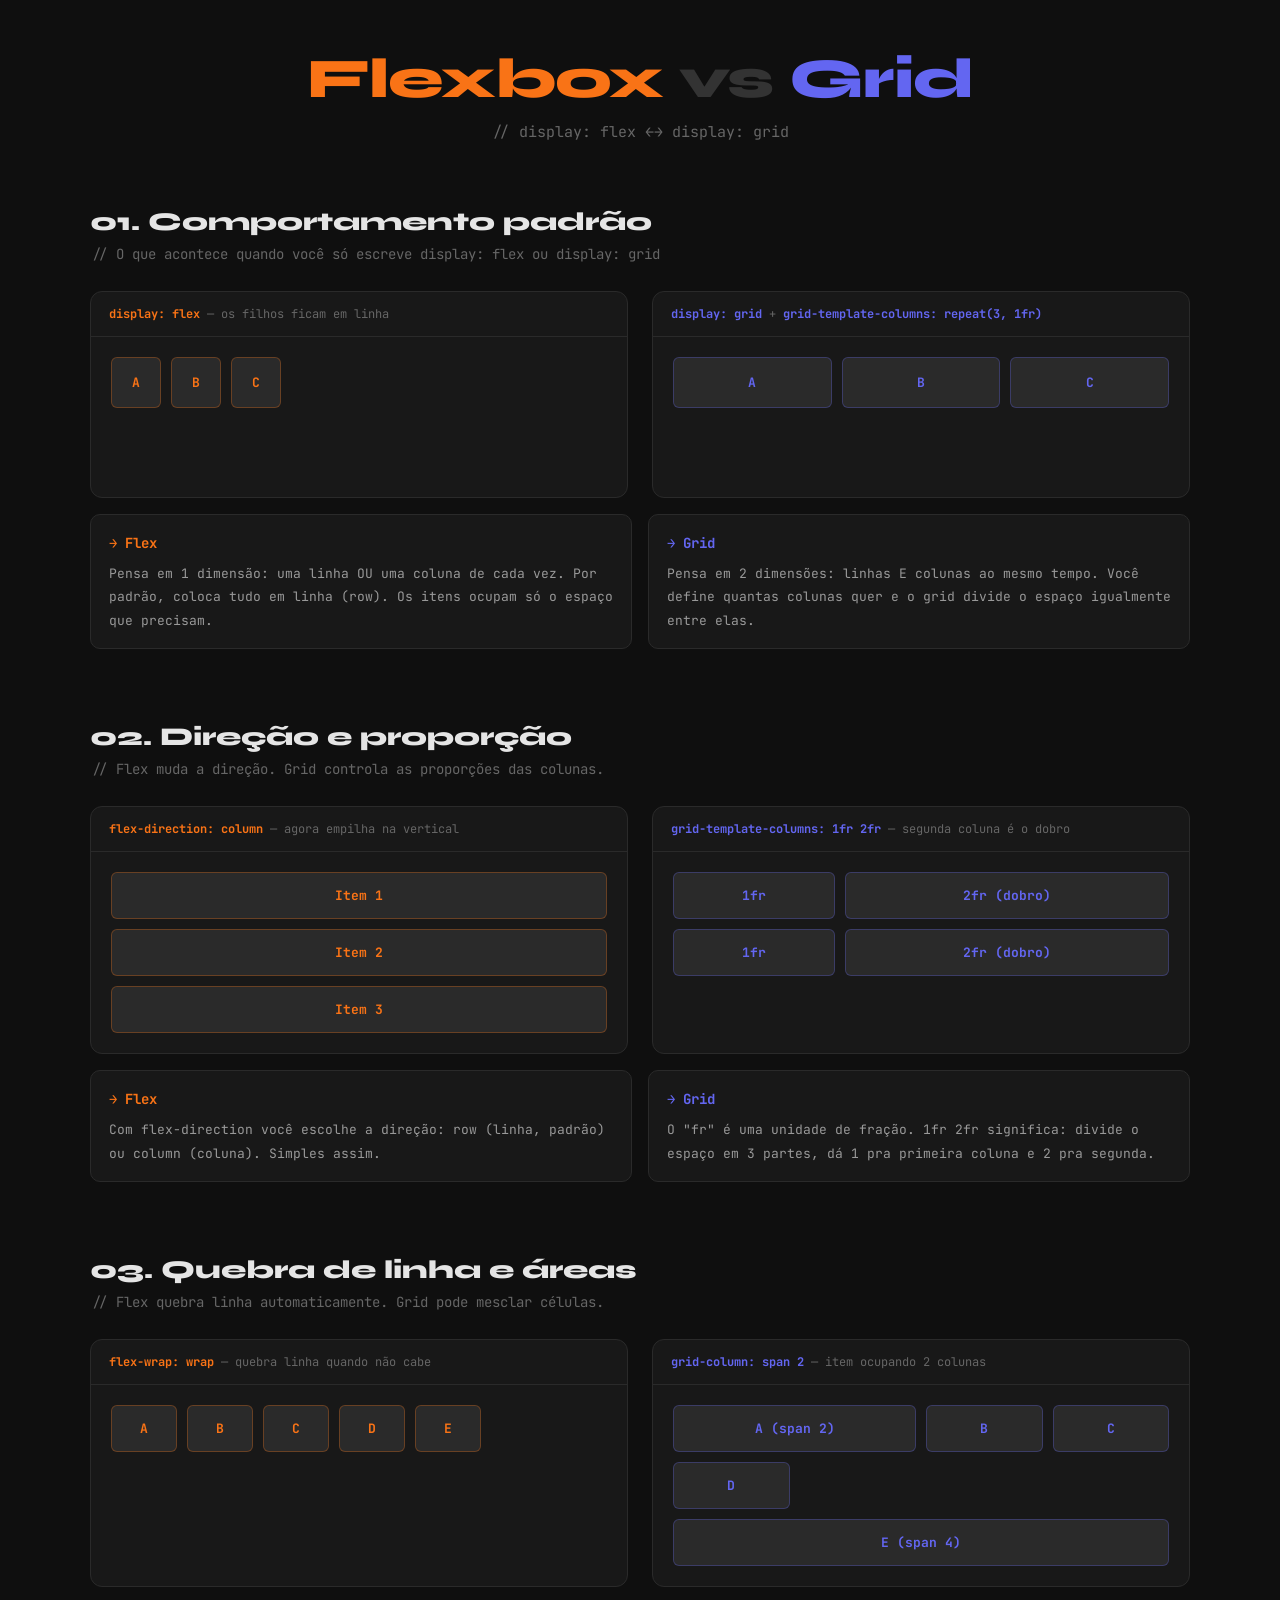
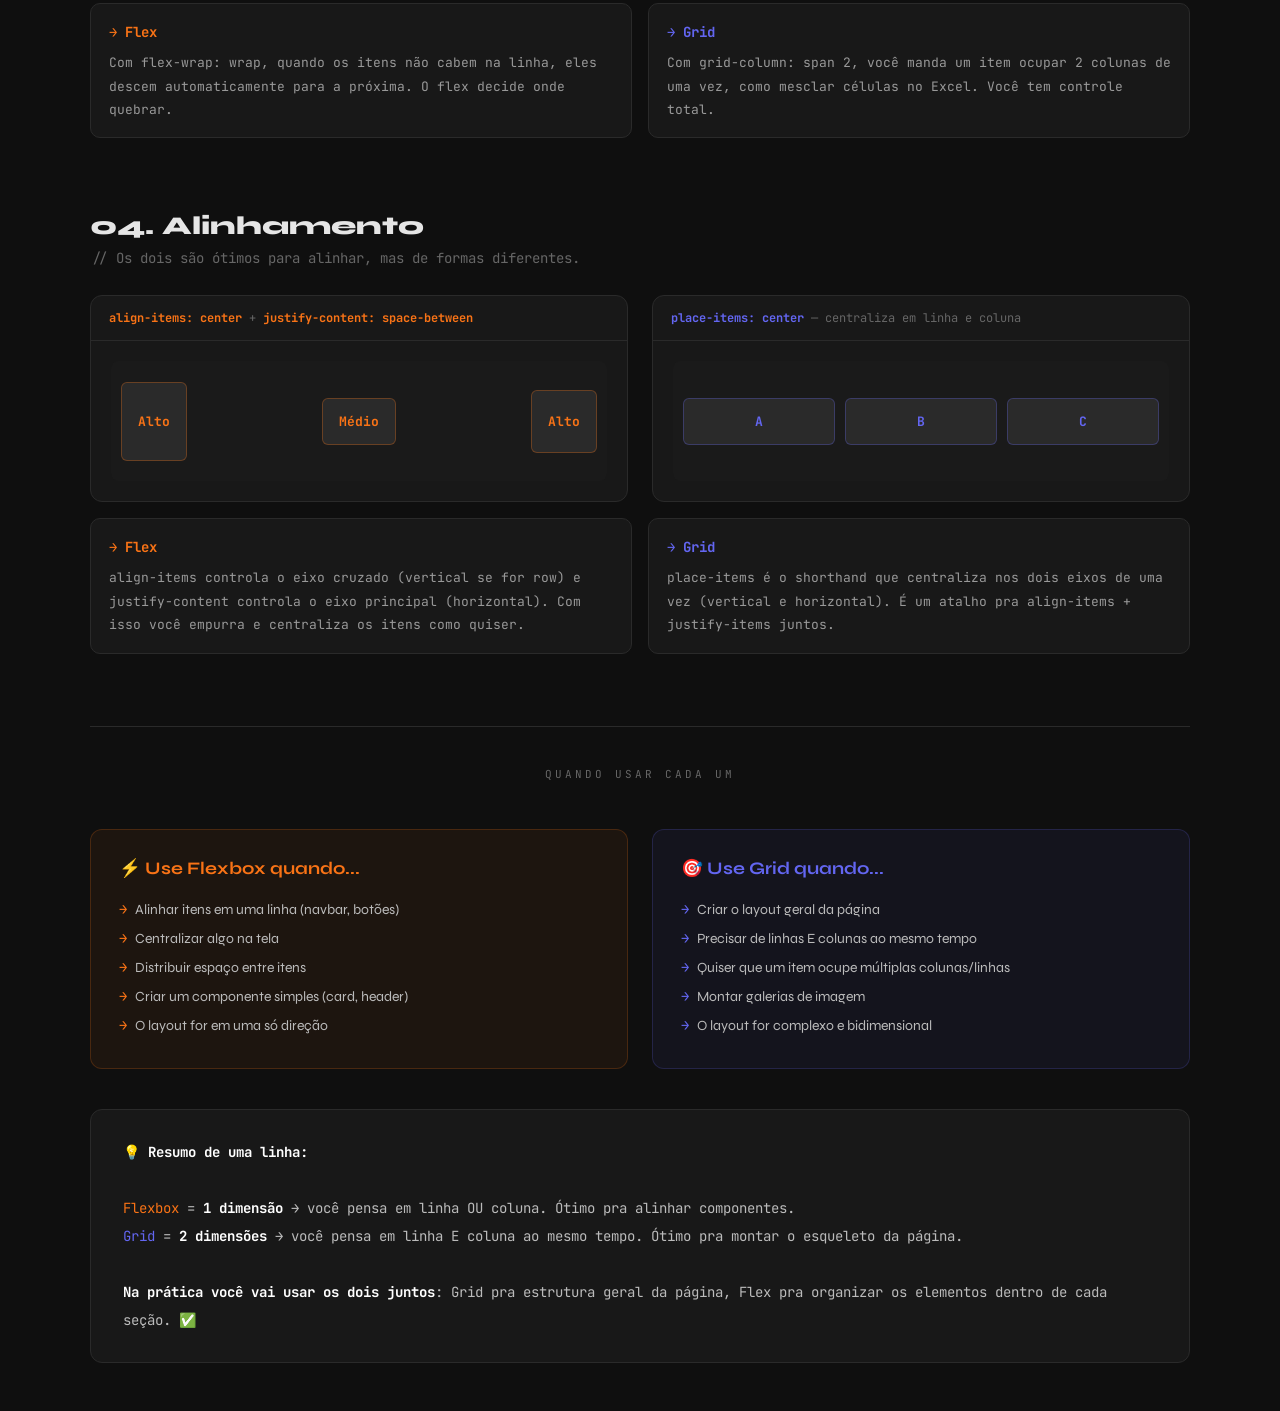
<file: layout avançado no css/flexbox-vs-grid.html>
<!DOCTYPE html>
<html lang="pt-BR">
<head>
  <meta charset="UTF-8">
  <title>Flex vs Grid - Estudo Visual</title>
  <style>
    @import url('https://fonts.googleapis.com/css2?family=JetBrains+Mono:wght@400;700&family=Syne:wght@400;700;800&display=swap');

    :root {
      --flex-color: #f97316;
      --grid-color: #6366f1;
      --bg: #0f0f0f;
      --card-bg: #181818;
      --border: #2a2a2a;
      --text: #e5e5e5;
      --muted: #666;
    }

    * { box-sizing: border-box; margin: 0; padding: 0; }

    body {
      font-family: 'Syne', sans-serif;
      background-color: var(--bg);
      color: var(--text);
      padding: 48px 32px;
      min-height: 100vh;
    }

    /* ── HEADER ── */
    header {
      text-align: center;
      margin-bottom: 64px;
    }

    header h1 {
      font-size: clamp(2rem, 5vw, 3.5rem);
      font-weight: 800;
      letter-spacing: -1px;
      line-height: 1.1;
    }

    header h1 span.flex-label { color: var(--flex-color); }
    header h1 span.grid-label { color: var(--grid-color); }

    header p {
      color: var(--muted);
      margin-top: 12px;
      font-size: 15px;
      font-family: 'JetBrains Mono', monospace;
    }

    /* ── SEÇÕES ── */
    .secao {
      max-width: 1100px;
      margin: 0 auto 72px auto;
    }

    .secao-titulo {
      display: flex;
      align-items: center;
      gap: 14px;
      margin-bottom: 8px;
    }

    .secao-titulo h2 {
      font-size: 1.6rem;
      font-weight: 800;
    }

    .badge {
      font-family: 'JetBrains Mono', monospace;
      font-size: 11px;
      padding: 4px 10px;
      border-radius: 4px;
      font-weight: 700;
      letter-spacing: 1px;
      text-transform: uppercase;
    }

    .badge-flex { background: var(--flex-color); color: #000; }
    .badge-grid { background: var(--grid-color); color: #fff; }

    .secao-desc {
      color: var(--muted);
      font-size: 14px;
      font-family: 'JetBrains Mono', monospace;
      margin-bottom: 28px;
      padding-left: 2px;
    }

    /* ── DEMO WRAPPER ── */
    .demo-wrapper {
      display: grid;
      grid-template-columns: 1fr 1fr;
      gap: 24px;
    }

    @media (max-width: 700px) {
      .demo-wrapper { grid-template-columns: 1fr; }
    }

    .demo-card {
      background: var(--card-bg);
      border: 1px solid var(--border);
      border-radius: 12px;
      overflow: hidden;
    }

    .demo-card-header {
      padding: 14px 18px;
      border-bottom: 1px solid var(--border);
      font-family: 'JetBrains Mono', monospace;
      font-size: 12px;
      color: var(--muted);
    }

    .demo-card-header span { font-weight: 700; }
    .demo-card-header span.c-flex { color: var(--flex-color); }
    .demo-card-header span.c-grid { color: var(--grid-color); }

    .demo-area {
      padding: 20px;
      min-height: 160px;
    }

    /* ── ITENS BASE ── */
    .item {
      background: #2a2a2a;
      border-radius: 6px;
      display: flex;
      align-items: center;
      justify-content: center;
      font-family: 'JetBrains Mono', monospace;
      font-size: 13px;
      font-weight: 700;
      color: #888;
      border: 1px solid #333;
    }

    .item-flex { border-color: rgba(249,115,22,0.3); color: var(--flex-color); }
    .item-grid { border-color: rgba(99,102,241,0.3); color: var(--grid-color); }

    /* ── DEMO 1: Comportamento padrão ── */
    .flex-row {
      display: flex;
      gap: 10px;
    }
    .flex-row .item { padding: 16px 20px; }

    .grid-auto {
      display: grid;
      grid-template-columns: repeat(3, 1fr);
      gap: 10px;
    }
    .grid-auto .item { padding: 16px; }

    /* ── DEMO 2: Direção ── */
    .flex-col {
      display: flex;
      flex-direction: column;
      gap: 10px;
    }
    .flex-col .item { padding: 14px; }

    .grid-col {
      display: grid;
      grid-template-columns: 1fr 2fr;
      gap: 10px;
    }
    .grid-col .item { padding: 14px; }

    /* ── DEMO 3: Wrap ── */
    .flex-wrap-demo {
      display: flex;
      flex-wrap: wrap;
      gap: 10px;
    }
    .flex-wrap-demo .item { padding: 14px 18px; }

    .grid-template {
      display: grid;
      grid-template-columns: repeat(4, 1fr);
      grid-template-rows: auto auto;
      gap: 10px;
    }
    .grid-template .item { padding: 14px; }
    .grid-template .item:nth-child(1) {
      grid-column: span 2;
    }
    .grid-template .item:nth-child(5) {
      grid-column: span 4;
    }

    /* ── DEMO 4: Alinhamento ── */
    .flex-align {
      display: flex;
      align-items: center;
      justify-content: space-between;
      gap: 10px;
      min-height: 120px;
      background: #1a1a1a;
      border-radius: 8px;
      padding: 10px;
    }
    .flex-align .item:nth-child(1) { padding: 30px 16px; }
    .flex-align .item:nth-child(2) { padding: 14px 16px; }
    .flex-align .item:nth-child(3) { padding: 22px 16px; }

    .grid-center {
      display: grid;
      grid-template-columns: repeat(3, 1fr);
      place-items: center;
      gap: 10px;
      min-height: 120px;
      background: #1a1a1a;
      border-radius: 8px;
      padding: 10px;
    }
    .grid-center .item { padding: 14px 18px; width: 100%; }

    /* ── EXPLICAÇÃO ── */
    .explicacao-wrapper {
      display: grid;
      grid-template-columns: 1fr 1fr;
      gap: 16px;
      margin-top: 16px;
    }

    @media (max-width: 700px) {
      .explicacao-wrapper { grid-template-columns: 1fr; }
    }

    .explicacao {
      background: var(--card-bg);
      border: 1px solid var(--border);
      border-radius: 10px;
      padding: 16px 18px;
      font-size: 13px;
      font-family: 'JetBrains Mono', monospace;
      line-height: 1.8;
      color: #999;
    }

    .explicacao strong { display: block; margin-bottom: 6px; font-size: 14px; }
    .explicacao strong.c-flex { color: var(--flex-color); }
    .explicacao strong.c-grid { color: var(--grid-color); }

    /* ── QUANDO USAR ── */
    .quando-usar {
      max-width: 1100px;
      margin: 0 auto 40px auto;
      display: grid;
      grid-template-columns: 1fr 1fr;
      gap: 24px;
    }

    @media (max-width: 700px) {
      .quando-usar { grid-template-columns: 1fr; }
    }

    .quando-card {
      border-radius: 12px;
      padding: 28px;
    }

    .quando-card.flex-card {
      background: rgba(249,115,22,0.06);
      border: 1px solid rgba(249,115,22,0.2);
    }

    .quando-card.grid-card {
      background: rgba(99,102,241,0.06);
      border: 1px solid rgba(99,102,241,0.2);
    }

    .quando-card h3 {
      font-size: 1.1rem;
      margin-bottom: 16px;
    }

    .quando-card.flex-card h3 { color: var(--flex-color); }
    .quando-card.grid-card h3 { color: var(--grid-color); }

    .quando-card ul {
      list-style: none;
      font-size: 14px;
      line-height: 2;
      color: #bbb;
    }

    .quando-card ul li::before {
      content: '→ ';
      font-family: 'JetBrains Mono', monospace;
    }

    .quando-card.flex-card ul li::before { color: var(--flex-color); }
    .quando-card.grid-card ul li::before { color: var(--grid-color); }

    /* ── DIVISOR ── */
    .divisor {
      max-width: 1100px;
      margin: 0 auto 40px auto;
      border: none;
      border-top: 1px solid var(--border);
    }

    /* ── RESUMO FINAL ── */
    .resumo {
      max-width: 1100px;
      margin: 0 auto;
      background: var(--card-bg);
      border: 1px solid var(--border);
      border-radius: 12px;
      padding: 28px 32px;
      font-size: 14px;
      line-height: 2;
      color: #bbb;
      font-family: 'JetBrains Mono', monospace;
    }

    .resumo strong { color: white; }
    .resumo .c-flex { color: var(--flex-color); }
    .resumo .c-grid { color: var(--grid-color); }

    .secao-label {
      font-size: 11px;
      font-family: 'JetBrains Mono', monospace;
      color: var(--muted);
      letter-spacing: 3px;
      text-transform: uppercase;
      margin-bottom: 48px;
      text-align: center;
    }
  </style>
</head>
<body>

  <header>
    <h1>
      <span class="flex-label">Flexbox</span>
      <span style="color:#333"> vs </span>
      <span class="grid-label">Grid</span>
    </h1>
    <p>// display: flex  ←→  display: grid</p>
  </header>

  <!-- ── DEMO 1 ── -->
  <div class="secao">
    <div class="secao-titulo">
      <h2>01. Comportamento padrão</h2>
    </div>
    <p class="secao-desc">// O que acontece quando você só escreve display: flex ou display: grid</p>

    <div class="demo-wrapper">
      <div class="demo-card">
        <div class="demo-card-header"><span class="c-flex">display: flex</span> — os filhos ficam em linha</div>
        <div class="demo-area">
          <div class="flex-row">
            <div class="item item-flex">A</div>
            <div class="item item-flex">B</div>
            <div class="item item-flex">C</div>
          </div>
        </div>
      </div>
      <div class="demo-card">
        <div class="demo-card-header"><span class="c-grid">display: grid</span> + <span class="c-grid">grid-template-columns: repeat(3, 1fr)</span></div>
        <div class="demo-area">
          <div class="grid-auto">
            <div class="item item-grid">A</div>
            <div class="item item-grid">B</div>
            <div class="item item-grid">C</div>
          </div>
        </div>
      </div>
    </div>

    <div class="explicacao-wrapper">
      <div class="explicacao">
        <strong class="c-flex">→ Flex</strong>
        Pensa em 1 dimensão: uma linha OU uma coluna de cada vez. Por padrão, coloca tudo em linha (row). Os itens ocupam só o espaço que precisam.
      </div>
      <div class="explicacao">
        <strong class="c-grid">→ Grid</strong>
        Pensa em 2 dimensões: linhas E colunas ao mesmo tempo. Você define quantas colunas quer e o grid divide o espaço igualmente entre elas.
      </div>
    </div>
  </div>

  <!-- ── DEMO 2 ── -->
  <div class="secao">
    <div class="secao-titulo">
      <h2>02. Direção e proporção</h2>
    </div>
    <p class="secao-desc">// Flex muda a direção. Grid controla as proporções das colunas.</p>

    <div class="demo-wrapper">
      <div class="demo-card">
        <div class="demo-card-header"><span class="c-flex">flex-direction: column</span> — agora empilha na vertical</div>
        <div class="demo-area">
          <div class="flex-col">
            <div class="item item-flex">Item 1</div>
            <div class="item item-flex">Item 2</div>
            <div class="item item-flex">Item 3</div>
          </div>
        </div>
      </div>
      <div class="demo-card">
        <div class="demo-card-header"><span class="c-grid">grid-template-columns: 1fr 2fr</span> — segunda coluna é o dobro</div>
        <div class="demo-area">
          <div class="grid-col">
            <div class="item item-grid">1fr</div>
            <div class="item item-grid">2fr (dobro)</div>
            <div class="item item-grid">1fr</div>
            <div class="item item-grid">2fr (dobro)</div>
          </div>
        </div>
      </div>
    </div>

    <div class="explicacao-wrapper">
      <div class="explicacao">
        <strong class="c-flex">→ Flex</strong>
        Com flex-direction você escolhe a direção: row (linha, padrão) ou column (coluna). Simples assim.
      </div>
      <div class="explicacao">
        <strong class="c-grid">→ Grid</strong>
        O "fr" é uma unidade de fração. 1fr 2fr significa: divide o espaço em 3 partes, dá 1 pra primeira coluna e 2 pra segunda.
      </div>
    </div>
  </div>

  <!-- ── DEMO 3 ── -->
  <div class="secao">
    <div class="secao-titulo">
      <h2>03. Quebra de linha e áreas</h2>
    </div>
    <p class="secao-desc">// Flex quebra linha automaticamente. Grid pode mesclar células.</p>

    <div class="demo-wrapper">
      <div class="demo-card">
        <div class="demo-card-header"><span class="c-flex">flex-wrap: wrap</span> — quebra linha quando não cabe</div>
        <div class="demo-area">
          <div class="flex-wrap-demo">
            <div class="item item-flex" style="padding:14px 28px">A</div>
            <div class="item item-flex" style="padding:14px 28px">B</div>
            <div class="item item-flex" style="padding:14px 28px">C</div>
            <div class="item item-flex" style="padding:14px 28px">D</div>
            <div class="item item-flex" style="padding:14px 28px">E</div>
          </div>
        </div>
      </div>
      <div class="demo-card">
        <div class="demo-card-header"><span class="c-grid">grid-column: span 2</span> — item ocupando 2 colunas</div>
        <div class="demo-area">
          <div class="grid-template">
            <div class="item item-grid">A (span 2)</div>
            <div class="item item-grid">B</div>
            <div class="item item-grid">C</div>
            <div class="item item-grid">D</div>
            <div class="item item-grid">E (span 4)</div>
          </div>
        </div>
      </div>
    </div>

    <div class="explicacao-wrapper">
      <div class="explicacao">
        <strong class="c-flex">→ Flex</strong>
        Com flex-wrap: wrap, quando os itens não cabem na linha, eles descem automaticamente para a próxima. O flex decide onde quebrar.
      </div>
      <div class="explicacao">
        <strong class="c-grid">→ Grid</strong>
        Com grid-column: span 2, você manda um item ocupar 2 colunas de uma vez, como mesclar células no Excel. Você tem controle total.
      </div>
    </div>
  </div>

  <!-- ── DEMO 4 ── -->
  <div class="secao">
    <div class="secao-titulo">
      <h2>04. Alinhamento</h2>
    </div>
    <p class="secao-desc">// Os dois são ótimos para alinhar, mas de formas diferentes.</p>

    <div class="demo-wrapper">
      <div class="demo-card">
        <div class="demo-card-header"><span class="c-flex">align-items: center</span> + <span class="c-flex">justify-content: space-between</span></div>
        <div class="demo-area">
          <div class="flex-align">
            <div class="item item-flex">Alto</div>
            <div class="item item-flex">Médio</div>
            <div class="item item-flex">Alto</div>
          </div>
        </div>
      </div>
      <div class="demo-card">
        <div class="demo-card-header"><span class="c-grid">place-items: center</span> — centraliza em linha e coluna</div>
        <div class="demo-area">
          <div class="grid-center">
            <div class="item item-grid">A</div>
            <div class="item item-grid">B</div>
            <div class="item item-grid">C</div>
          </div>
        </div>
      </div>
    </div>

    <div class="explicacao-wrapper">
      <div class="explicacao">
        <strong class="c-flex">→ Flex</strong>
        align-items controla o eixo cruzado (vertical se for row) e justify-content controla o eixo principal (horizontal). Com isso você empurra e centraliza os itens como quiser.
      </div>
      <div class="explicacao">
        <strong class="c-grid">→ Grid</strong>
        place-items é o shorthand que centraliza nos dois eixos de uma vez (vertical e horizontal). É um atalho pra align-items + justify-items juntos.
      </div>
    </div>
  </div>

  <hr class="divisor">

  <!-- QUANDO USAR -->
  <div class="secao-label">quando usar cada um</div>
  <div class="quando-usar">
    <div class="quando-card flex-card">
      <h3>⚡ Use Flexbox quando...</h3>
      <ul>
        <li>Alinhar itens em uma linha (navbar, botões)</li>
        <li>Centralizar algo na tela</li>
        <li>Distribuir espaço entre itens</li>
        <li>Criar um componente simples (card, header)</li>
        <li>O layout for em uma só direção</li>
      </ul>
    </div>
    <div class="quando-card grid-card">
      <h3>🎯 Use Grid quando...</h3>
      <ul>
        <li>Criar o layout geral da página</li>
        <li>Precisar de linhas E colunas ao mesmo tempo</li>
        <li>Quiser que um item ocupe múltiplas colunas/linhas</li>
        <li>Montar galerias de imagem</li>
        <li>O layout for complexo e bidimensional</li>
      </ul>
    </div>
  </div>

  <div class="resumo">
    💡 <strong>Resumo de uma linha:</strong><br><br>
    <span class="c-flex">Flexbox</span> = <strong>1 dimensão</strong> → você pensa em linha OU coluna. Ótimo pra alinhar componentes.<br>
    <span class="c-grid">Grid</span> = <strong>2 dimensões</strong> → você pensa em linha E coluna ao mesmo tempo. Ótimo pra montar o esqueleto da página.<br><br>
    <strong>Na prática você vai usar os dois juntos</strong>: Grid pra estrutura geral da página, Flex pra organizar os elementos dentro de cada seção. ✅
  </div>

</body>
</html>
</file>
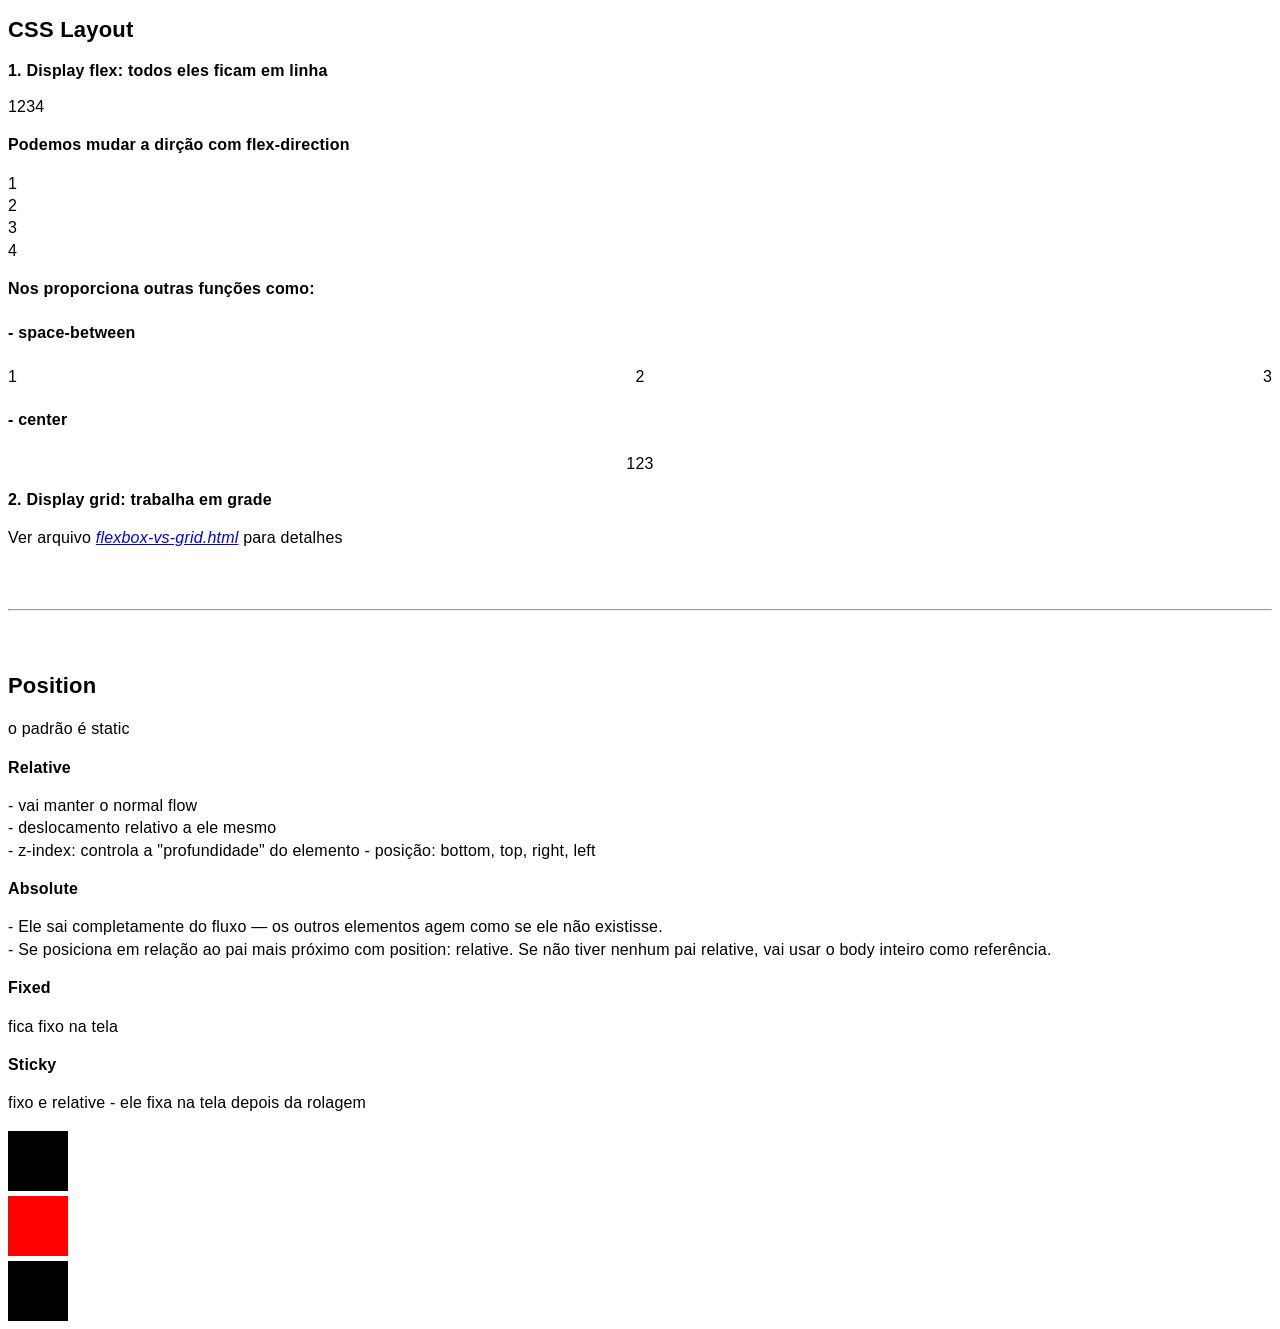
<file: layout avançado no css/layout-avançado.html>
<!DOCTYPE html>
<html lang="pt-br">

<head>
  <meta charset="UTF-8">
  <meta name="viewport" content="width=device-width, initial-scale=1.0">
  <title>Document</title>
  <link rel="stylesheet" href="layout-avançado.css">
</head>

<body>

  <h1>CSS Layout</h1>
  <h2>1. Display flex: todos eles ficam em linha</h2>
  <div class="container">
    <div>1</div>
    <div>2</div>
    <span>3</span>
    <span>4</span>
  </div>
  
  <h3>Podemos mudar a dirção com flex-direction</h3>
  <div class="container coluna">
      <div>1</div>
      <div>2</div>
      <span>3</span>
      <span>4</span>
  </div>

  <h3>Nos proporciona outras funções como:</h3>
  <h4>- space-between</h4>
  <div class="container space-between">
      <div>1</div>
      <div>2</div>
      <span>3</span>
  </div>
  <h4>- center</h4>
  <div class="container center">
      <div>1</div>
      <div>2</div>
      <span>3</span>
  </div>

  <h2>2. Display grid: trabalha em grade</h2>
  <p>Ver arquivo <a href="flexbox-vs-grid.html" target="_blank"><i>flexbox-vs-grid.html</i></a> para detalhes</p>

  <hr>

  <h1>Position</h1>
  <p>o padrão é static</p>
  <h2>Relative</h2>
  <p>- vai manter o normal flow <br>
    - deslocamento relativo a ele mesmo <br>
    - z-index: controla a "profundidade" do elemento
    - posição: bottom, top, right, left
  </p>
  <h2>Absolute</h2>
  <p>- Ele sai completamente do fluxo — os outros elementos agem como se ele não existisse.
    <br>
    - Se posiciona em relação ao pai mais próximo com position: relative. Se não tiver nenhum pai relative, vai usar o body inteiro como referência.
  </p>
  <h2>Fixed</h2>
  <p>fica fixo na tela</p>
  <h2>Sticky</h2>
  <p>fixo e relative - ele fixa na tela depois da rolagem</p>
  <div class="box"></div>
  <div class="box position"></div>
  <div class="box"></div>
</body>
</html>
</file>
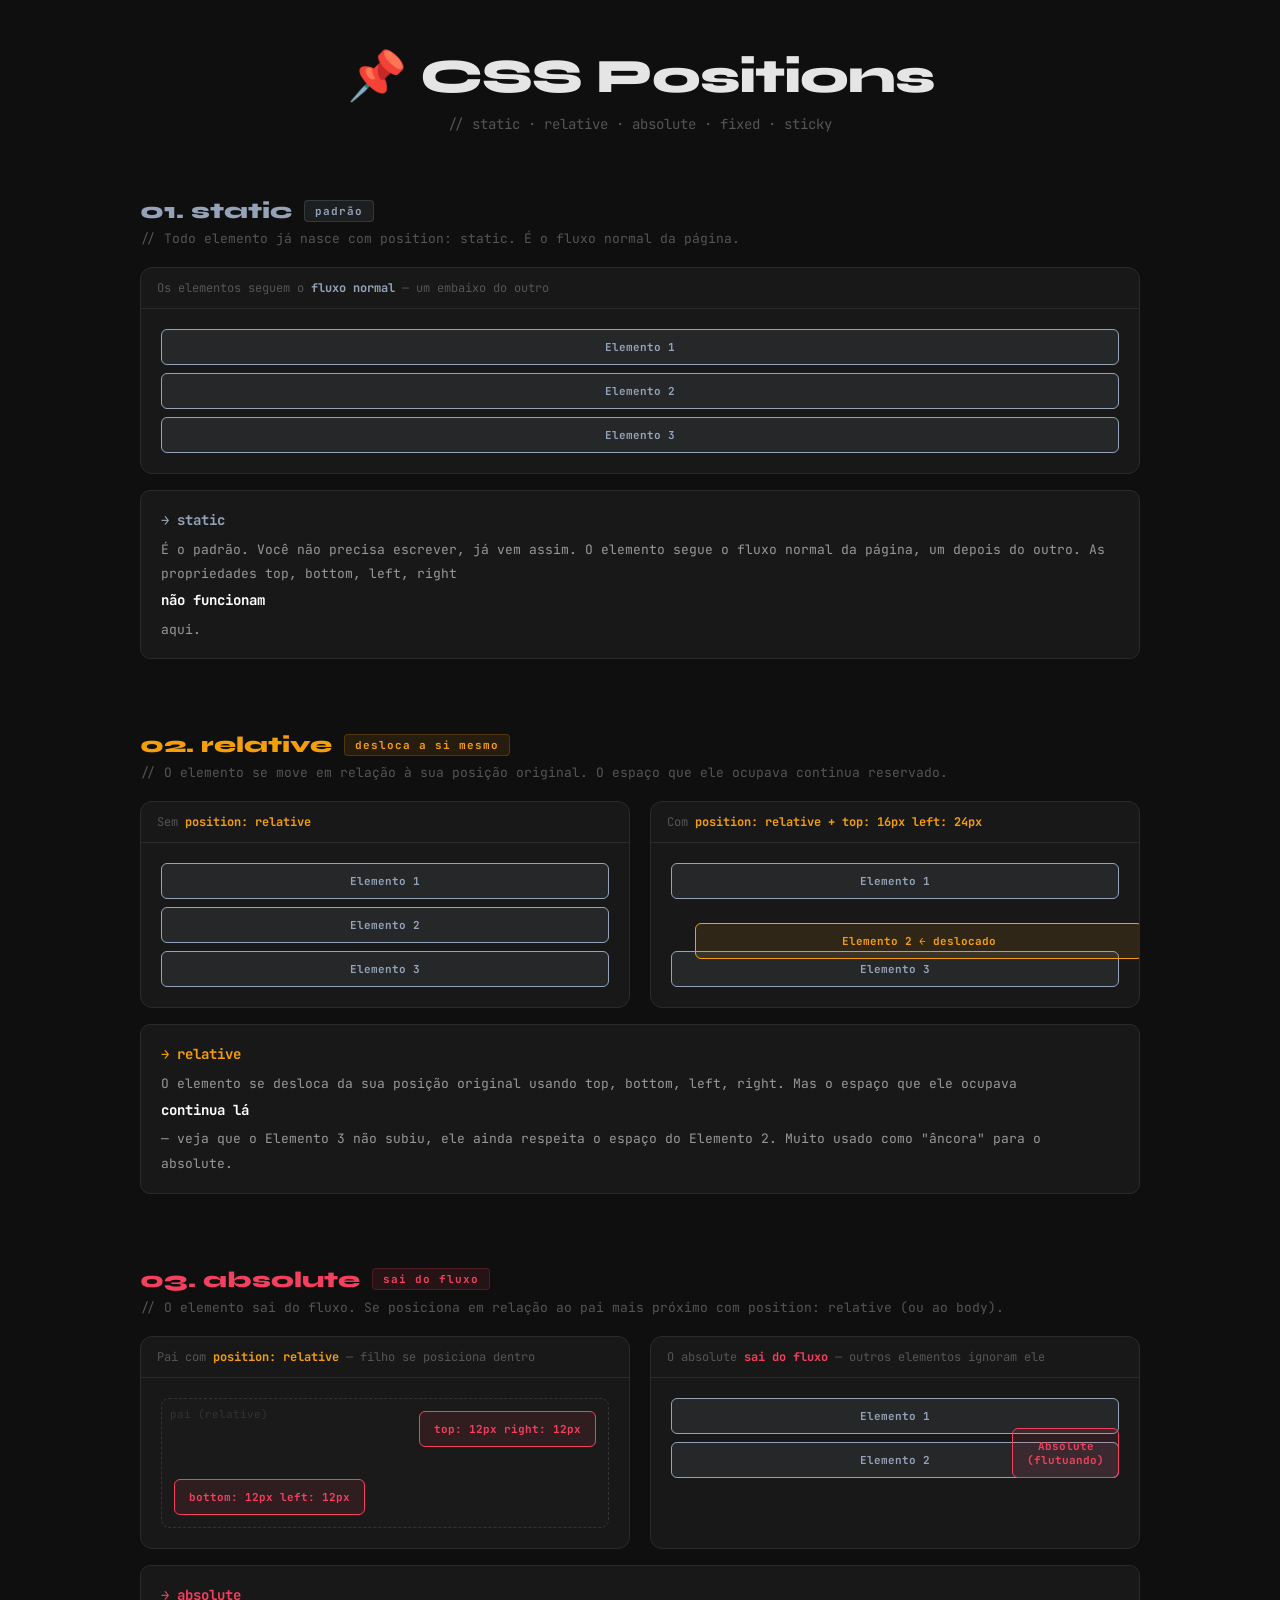
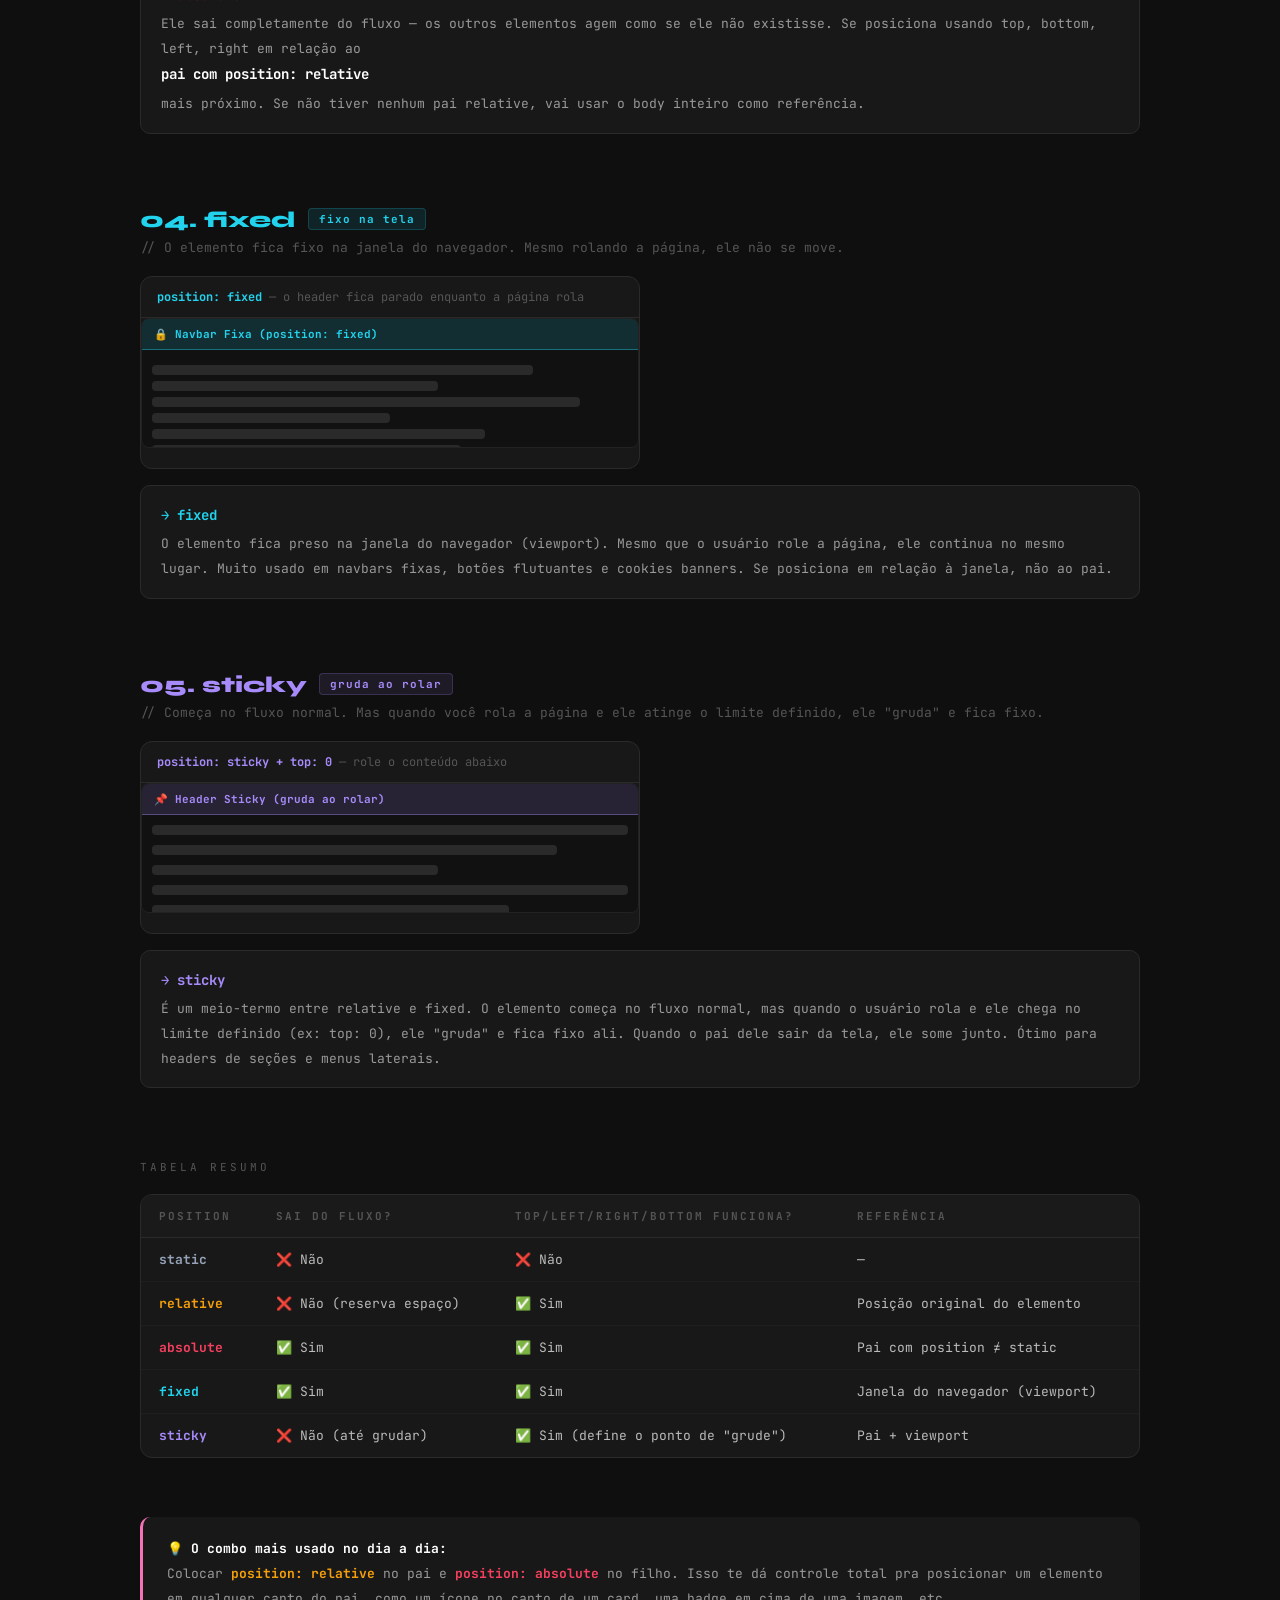
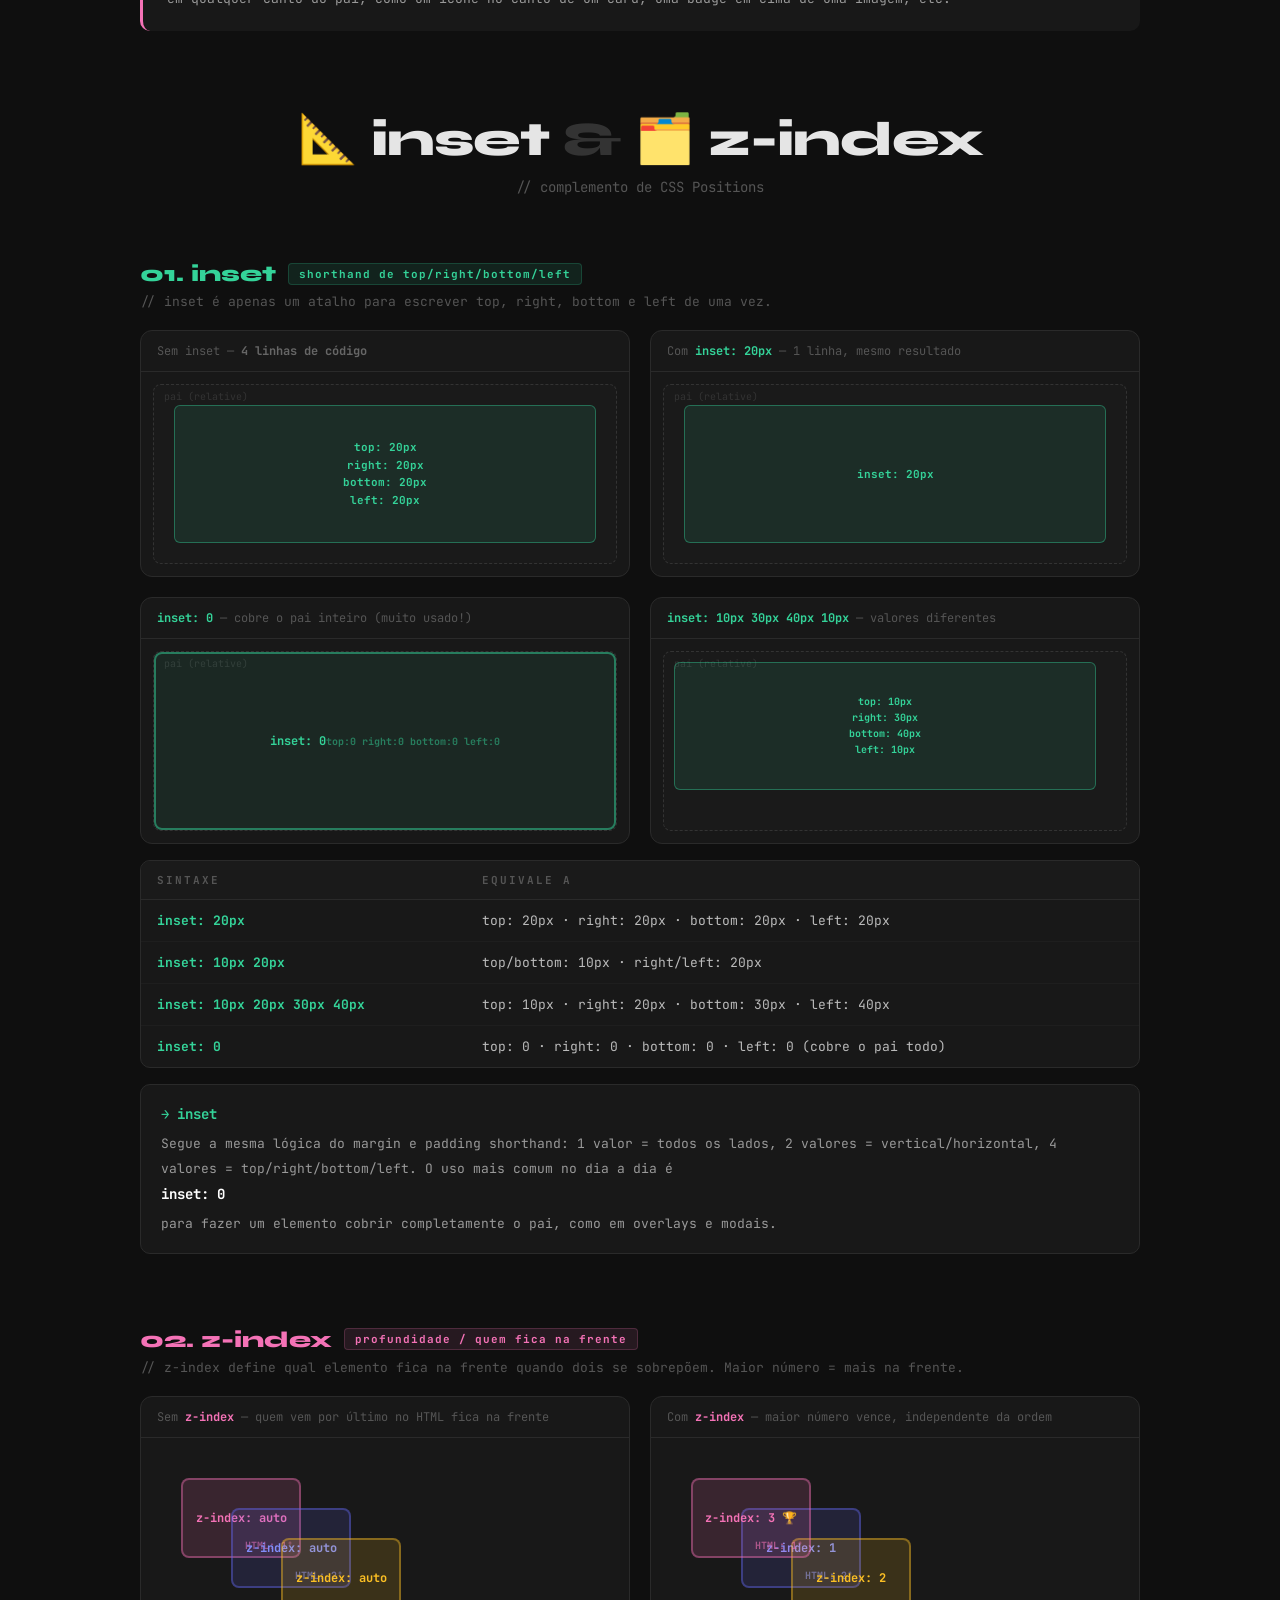
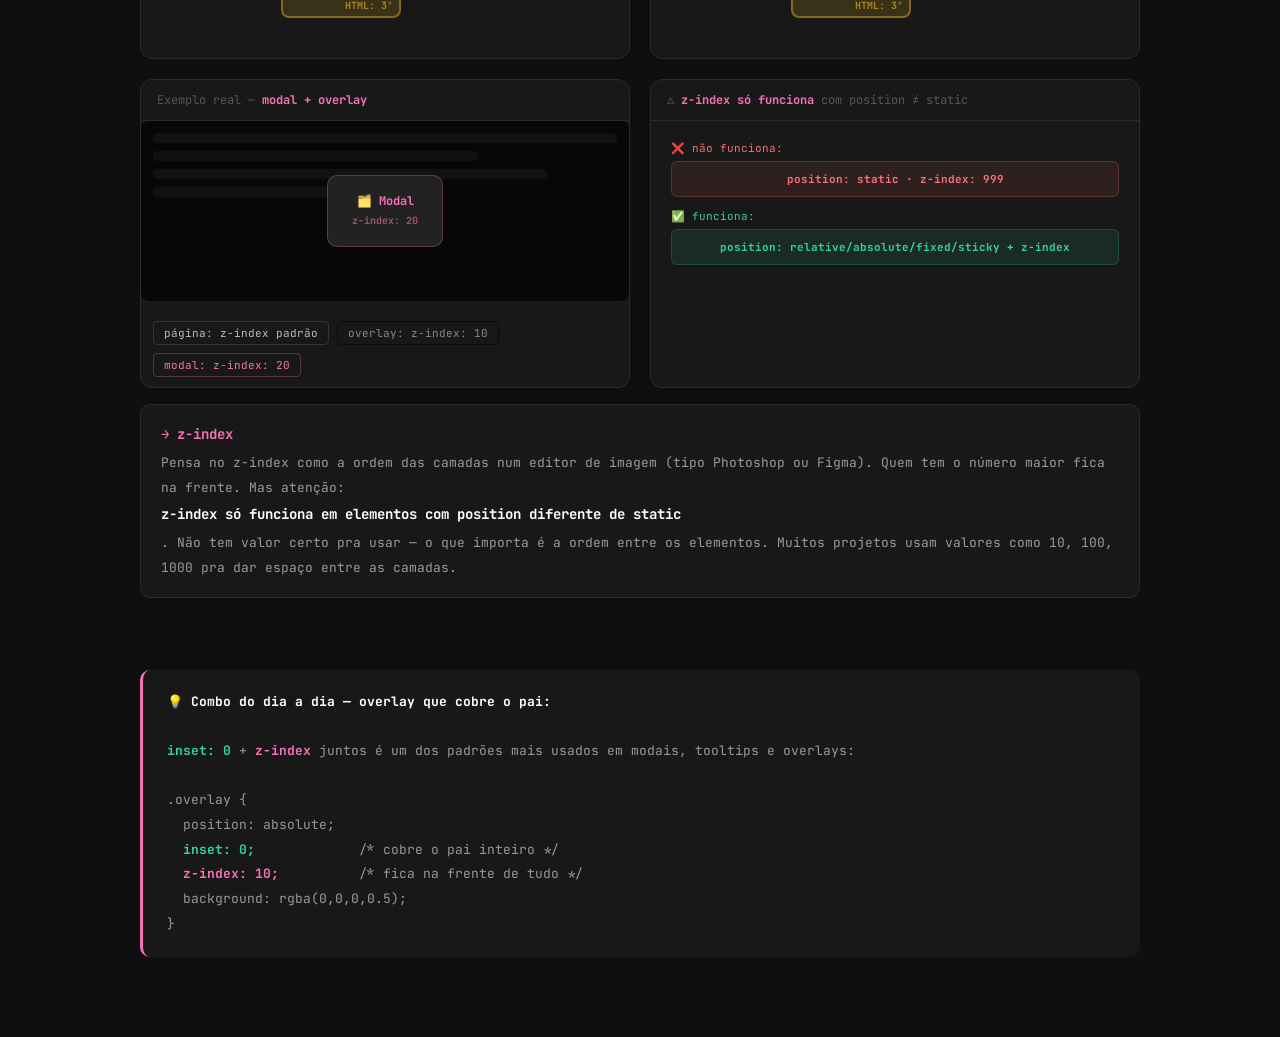
<file: layout avançado no css/position.html>
<!DOCTYPE html>
<html lang="pt-BR">
<head>
  <meta charset="UTF-8">
  <title>CSS Positions - Estudo Visual</title>
  <style>
    @import url('https://fonts.googleapis.com/css2?family=JetBrains+Mono:wght@400;700&family=Syne:wght@400;700;800&display=swap');

    :root {
      --static-color: #94a3b8;
      --relative-color: #f59e0b;
      --absolute-color: #f43f5e;
      --fixed-color: #22d3ee;
      --sticky-color: #a78bfa;
      --bg: #0f0f0f;
      --card-bg: #181818;
      --border: #2a2a2a;
      --text: #e5e5e5;
      --muted: #555;
    }

    * { box-sizing: border-box; margin: 0; padding: 0; }

    body {
      font-family: 'Syne', sans-serif;
      background-color: var(--bg);
      color: var(--text);
      padding: 48px 32px 120px;
    }

    header {
      text-align: center;
      margin-bottom: 64px;
    }

    header h1 {
      font-size: clamp(2rem, 5vw, 3rem);
      font-weight: 800;
      letter-spacing: -1px;
    }

    header p {
      color: var(--muted);
      margin-top: 10px;
      font-size: 14px;
      font-family: 'JetBrains Mono', monospace;
    }

    /* ── SEÇÃO ── */
    .secao {
      max-width: 1000px;
      margin: 0 auto 64px auto;
    }

    .secao-titulo {
      margin-bottom: 6px;
      display: flex;
      align-items: center;
      gap: 12px;
    }

    .secao-titulo h2 { font-size: 1.4rem; font-weight: 800; }

    .badge {
      font-family: 'JetBrains Mono', monospace;
      font-size: 11px;
      padding: 3px 10px;
      border-radius: 4px;
      font-weight: 700;
      letter-spacing: 1px;
    }

    .secao-desc {
      color: var(--muted);
      font-size: 13px;
      font-family: 'JetBrains Mono', monospace;
      margin-bottom: 20px;
    }

    .demo-grid {
      display: grid;
      grid-template-columns: 1fr 1fr;
      gap: 20px;
    }

    @media (max-width: 680px) { .demo-grid { grid-template-columns: 1fr; } }

    .demo-card {
      background: var(--card-bg);
      border: 1px solid var(--border);
      border-radius: 12px;
      overflow: hidden;
    }

    .demo-card-header {
      padding: 12px 16px;
      border-bottom: 1px solid var(--border);
      font-family: 'JetBrains Mono', monospace;
      font-size: 12px;
      color: var(--muted);
    }

    .demo-card-header span { font-weight: 700; }

    .demo-area {
      padding: 20px;
      min-height: 150px;
      position: relative;
    }

    /* ── ITEMS GENÉRICOS ── */
    .box {
      border-radius: 6px;
      font-family: 'JetBrains Mono', monospace;
      font-size: 12px;
      font-weight: 700;
      display: flex;
      align-items: center;
      justify-content: center;
      padding: 12px 16px;
      border: 1px solid;
    }

    .ghost {
      background: #222;
      border-color: #333;
      color: #444;
    }

    /* ── STATIC ── */
    .static-color { background: rgba(148,163,184,0.1); border-color: rgba(148,163,184,0.3); color: var(--static-color); }

    .static-flow {
      display: flex;
      flex-direction: column;
      gap: 8px;
    }

    /* ── RELATIVE ── */
    .relative-color { background: rgba(245,158,11,0.1); border-color: rgba(245,158,11,0.3); color: var(--relative-color); }

    .relative-flow {
      display: flex;
      flex-direction: column;
      gap: 8px;
    }

    .box-relative {
      position: relative;
      top: 16px;
      left: 24px;
    }

    /* ── ABSOLUTE ── */
    .absolute-color { background: rgba(244,63,94,0.1); border-color: rgba(244,63,94,0.3); color: var(--absolute-color); }

    .absolute-container {
      position: relative;
      background: #1a1a1a;
      border: 1px dashed #333;
      border-radius: 8px;
      height: 130px;
    }

    .box-absolute {
      position: absolute;
      top: 12px;
      right: 12px;
    }

    .box-absolute-2 {
      position: absolute;
      bottom: 12px;
      left: 12px;
    }

    /* ── FIXED ── */
    .fixed-color { background: rgba(34,211,238,0.1); border-color: rgba(34,211,238,0.3); color: var(--fixed-color); }

    .fixed-illustration {
      background: #111;
      border-radius: 8px;
      height: 130px;
      position: relative;
      overflow: hidden;
      border: 1px solid #222;
    }

    .fake-scroll {
      padding: 10px;
      display: flex;
      flex-direction: column;
      gap: 6px;
    }

    .fake-line {
      height: 10px;
      border-radius: 4px;
      background: #2a2a2a;
    }

    .fake-fixed {
      position: absolute;
      top: 0; left: 0; right: 0;
      background: rgba(34,211,238,0.15);
      border-bottom: 1px solid rgba(34,211,238,0.4);
      color: var(--fixed-color);
      font-family: 'JetBrains Mono', monospace;
      font-size: 11px;
      font-weight: 700;
      padding: 8px 12px;
    }

    /* ── STICKY ── */
    .sticky-color { background: rgba(167,139,250,0.1); border-color: rgba(167,139,250,0.3); color: var(--sticky-color); }

    .sticky-illustration {
      background: #111;
      border-radius: 8px;
      height: 130px;
      overflow-y: auto;
      border: 1px solid #222;
    }

    .sticky-inner {
      padding: 0 10px 20px;
    }

    .fake-sticky {
      position: sticky;
      top: 0;
      background: rgba(167,139,250,0.15);
      border-bottom: 1px solid rgba(167,139,250,0.4);
      color: var(--sticky-color);
      font-family: 'JetBrains Mono', monospace;
      font-size: 11px;
      font-weight: 700;
      padding: 8px 12px;
      margin: 0 -10px;
    }

    .sticky-content-line {
      height: 10px;
      border-radius: 4px;
      background: #2a2a2a;
      margin-top: 10px;
    }

    /* ── EXPLICAÇÃO ── */
    .explicacao {
      margin-top: 16px;
      background: var(--card-bg);
      border: 1px solid var(--border);
      border-radius: 10px;
      padding: 16px 20px;
      font-size: 13px;
      font-family: 'JetBrains Mono', monospace;
      line-height: 1.9;
      color: #999;
    }

    .explicacao strong { color: white; display: block; margin-bottom: 4px; font-size: 14px; }

    /* ── TABELA RESUMO ── */
    .tabela {
      max-width: 1000px;
      margin: 0 auto 40px auto;
      background: var(--card-bg);
      border: 1px solid var(--border);
      border-radius: 12px;
      overflow: hidden;
    }

    .tabela table {
      width: 100%;
      border-collapse: collapse;
      font-family: 'JetBrains Mono', monospace;
      font-size: 13px;
    }

    .tabela th {
      background: #1a1a1a;
      padding: 14px 18px;
      text-align: left;
      color: var(--muted);
      font-size: 11px;
      letter-spacing: 2px;
      text-transform: uppercase;
      border-bottom: 1px solid var(--border);
    }

    .tabela td {
      padding: 13px 18px;
      border-bottom: 1px solid #1e1e1e;
      color: #bbb;
      vertical-align: top;
    }

    .tabela tr:last-child td { border-bottom: none; }

    .tabela td:first-child { font-weight: 700; }

    /* ── DICA FINAL ── */
    .dica {
      max-width: 1000px;
      margin: 0 auto;
      background: var(--card-bg);
      border-left: 3px solid var(--relative-color);
      border-radius: 10px;
      padding: 20px 24px;
      font-family: 'JetBrains Mono', monospace;
      font-size: 13px;
      line-height: 1.9;
      color: #999;
    }

    .dica strong { color: white; }

    .label-secao {
      max-width: 1000px;
      margin: 0 auto 20px auto;
      font-family: 'JetBrains Mono', monospace;
      font-size: 11px;
      color: var(--muted);
      letter-spacing: 3px;
      text-transform: uppercase;
    }
  </style>
</head>
<body>

  <header>
    <h1>📌 CSS Positions</h1>
    <p>// static · relative · absolute · fixed · sticky</p>
  </header>

  <!-- ── STATIC ── -->
  <div class="secao">
    <div class="secao-titulo">
      <h2 style="color:var(--static-color)">01. static</h2>
      <span class="badge" style="background:rgba(148,163,184,0.1);color:var(--static-color);border:1px solid rgba(148,163,184,0.2)">padrão</span>
    </div>
    <p class="secao-desc">// Todo elemento já nasce com position: static. É o fluxo normal da página.</p>

    <div class="demo-card">
      <div class="demo-card-header">Os elementos seguem o <span style="color:var(--static-color)">fluxo normal</span> — um embaixo do outro</div>
      <div class="demo-area">
        <div class="static-flow">
          <div class="box static-color">Elemento 1</div>
          <div class="box static-color">Elemento 2</div>
          <div class="box static-color">Elemento 3</div>
        </div>
      </div>
    </div>

    <div class="explicacao">
      <strong style="color:var(--static-color)">→ static</strong>
      É o padrão. Você não precisa escrever, já vem assim. O elemento segue o fluxo normal da página, um depois do outro. As propriedades top, bottom, left, right <strong>não funcionam</strong> aqui.
    </div>
  </div>

  <!-- ── RELATIVE ── -->
  <div class="secao">
    <div class="secao-titulo">
      <h2 style="color:var(--relative-color)">02. relative</h2>
      <span class="badge" style="background:rgba(245,158,11,0.1);color:var(--relative-color);border:1px solid rgba(245,158,11,0.2)">desloca a si mesmo</span>
    </div>
    <p class="secao-desc">// O elemento se move em relação à sua posição original. O espaço que ele ocupava continua reservado.</p>

    <div class="demo-grid">
      <div class="demo-card">
        <div class="demo-card-header">Sem <span style="color:var(--relative-color)">position: relative</span></div>
        <div class="demo-area">
          <div class="relative-flow">
            <div class="box static-color">Elemento 1</div>
            <div class="box static-color">Elemento 2</div>
            <div class="box static-color">Elemento 3</div>
          </div>
        </div>
      </div>
      <div class="demo-card">
        <div class="demo-card-header">Com <span style="color:var(--relative-color)">position: relative + top: 16px left: 24px</span></div>
        <div class="demo-area">
          <div class="relative-flow">
            <div class="box static-color">Elemento 1</div>
            <div class="box relative-color box-relative">Elemento 2 ← deslocado</div>
            <div class="box static-color">Elemento 3</div>
          </div>
        </div>
      </div>
    </div>

    <div class="explicacao">
      <strong style="color:var(--relative-color)">→ relative</strong>
      O elemento se desloca da sua posição original usando top, bottom, left, right. Mas o espaço que ele ocupava <strong>continua lá</strong> — veja que o Elemento 3 não subiu, ele ainda respeita o espaço do Elemento 2. Muito usado como "âncora" para o absolute.
    </div>
  </div>

  <!-- ── ABSOLUTE ── -->
  <div class="secao">
    <div class="secao-titulo">
      <h2 style="color:var(--absolute-color)">03. absolute</h2>
      <span class="badge" style="background:rgba(244,63,94,0.1);color:var(--absolute-color);border:1px solid rgba(244,63,94,0.2)">sai do fluxo</span>
    </div>
    <p class="secao-desc">// O elemento sai do fluxo. Se posiciona em relação ao pai mais próximo com position: relative (ou ao body).</p>

    <div class="demo-grid">
      <div class="demo-card">
        <div class="demo-card-header">Pai com <span style="color:var(--relative-color)">position: relative</span> — filho se posiciona dentro</div>
        <div class="demo-area">
          <div class="absolute-container">
            <span style="font-family:'JetBrains Mono',monospace;font-size:11px;color:#333;padding:8px;display:block">pai (relative)</span>
            <div class="box absolute-color box-absolute">top: 12px right: 12px</div>
            <div class="box absolute-color box-absolute-2">bottom: 12px left: 12px</div>
          </div>
        </div>
      </div>
      <div class="demo-card">
        <div class="demo-card-header">O absolute <span style="color:var(--absolute-color)">sai do fluxo</span> — outros elementos ignoram ele</div>
        <div class="demo-area" style="position:relative">
          <div class="static-flow">
            <div class="box static-color">Elemento 1</div>
            <div class="box static-color">Elemento 2</div>
          </div>
          <div class="box absolute-color" style="position:absolute;top:50%;right:20px;transform:translateY(-50%)">Absolute<br>(flutuando)</div>
        </div>
      </div>
    </div>

    <div class="explicacao">
      <strong style="color:var(--absolute-color)">→ absolute</strong>
      Ele sai completamente do fluxo — os outros elementos agem como se ele não existisse. Se posiciona usando top, bottom, left, right em relação ao <strong>pai com position: relative</strong> mais próximo. Se não tiver nenhum pai relative, vai usar o body inteiro como referência.
    </div>
  </div>

  <!-- ── FIXED ── -->
  <div class="secao">
    <div class="secao-titulo">
      <h2 style="color:var(--fixed-color)">04. fixed</h2>
      <span class="badge" style="background:rgba(34,211,238,0.1);color:var(--fixed-color);border:1px solid rgba(34,211,238,0.2)">fixo na tela</span>
    </div>
    <p class="secao-desc">// O elemento fica fixo na janela do navegador. Mesmo rolando a página, ele não se move.</p>

    <div class="demo-card" style="max-width:500px">
      <div class="demo-card-header"><span style="color:var(--fixed-color)">position: fixed</span> — o header fica parado enquanto a página rola</div>
      <div class="demo-area" style="padding:0">
        <div class="fixed-illustration">
          <div class="fake-fixed">🔒 Navbar Fixa (position: fixed)</div>
          <div class="fake-scroll" style="margin-top:36px">
            <div class="fake-line" style="width:80%"></div>
            <div class="fake-line" style="width:60%"></div>
            <div class="fake-line" style="width:90%"></div>
            <div class="fake-line" style="width:50%"></div>
            <div class="fake-line" style="width:70%"></div>
            <div class="fake-line" style="width:65%"></div>
          </div>
        </div>
      </div>
    </div>

    <div class="explicacao">
      <strong style="color:var(--fixed-color)">→ fixed</strong>
      O elemento fica preso na janela do navegador (viewport). Mesmo que o usuário role a página, ele continua no mesmo lugar. Muito usado em navbars fixas, botões flutuantes e cookies banners. Se posiciona em relação à janela, não ao pai.
    </div>
  </div>

  <!-- ── STICKY ── -->
  <div class="secao">
    <div class="secao-titulo">
      <h2 style="color:var(--sticky-color)">05. sticky</h2>
      <span class="badge" style="background:rgba(167,139,250,0.1);color:var(--sticky-color);border:1px solid rgba(167,139,250,0.2)">gruda ao rolar</span>
    </div>
    <p class="secao-desc">// Começa no fluxo normal. Mas quando você rola a página e ele atinge o limite definido, ele "gruda" e fica fixo.</p>

    <div class="demo-card" style="max-width:500px">
      <div class="demo-card-header"><span style="color:var(--sticky-color)">position: sticky + top: 0</span> — role o conteúdo abaixo</div>
      <div class="demo-area" style="padding:0">
        <div class="sticky-illustration">
          <div class="sticky-inner">
            <div class="fake-sticky">📌 Header Sticky (gruda ao rolar)</div>
            <div class="sticky-content-line"></div>
            <div class="sticky-content-line" style="width:85%"></div>
            <div class="sticky-content-line" style="width:60%"></div>
            <div class="sticky-content-line"></div>
            <div class="sticky-content-line" style="width:75%"></div>
            <div class="sticky-content-line" style="width:90%"></div>
            <div class="sticky-content-line" style="width:55%"></div>
            <div class="sticky-content-line"></div>
            <div class="sticky-content-line" style="width:70%"></div>
          </div>
        </div>
      </div>
    </div>

    <div class="explicacao">
      <strong style="color:var(--sticky-color)">→ sticky</strong>
      É um meio-termo entre relative e fixed. O elemento começa no fluxo normal, mas quando o usuário rola e ele chega no limite definido (ex: top: 0), ele "gruda" e fica fixo ali. Quando o pai dele sair da tela, ele some junto. Ótimo para headers de seções e menus laterais.
    </div>
  </div>

  <!-- ── TABELA RESUMO ── -->
  <p class="label-secao">tabela resumo</p>
  <div class="tabela">
    <table>
      <thead>
        <tr>
          <th>Position</th>
          <th>Sai do fluxo?</th>
          <th>top/left/right/bottom funciona?</th>
          <th>Referência</th>
        </tr>
      </thead>
      <tbody>
        <tr>
          <td style="color:var(--static-color)">static</td>
          <td>❌ Não</td>
          <td>❌ Não</td>
          <td>—</td>
        </tr>
        <tr>
          <td style="color:var(--relative-color)">relative</td>
          <td>❌ Não (reserva espaço)</td>
          <td>✅ Sim</td>
          <td>Posição original do elemento</td>
        </tr>
        <tr>
          <td style="color:var(--absolute-color)">absolute</td>
          <td>✅ Sim</td>
          <td>✅ Sim</td>
          <td>Pai com position ≠ static</td>
        </tr>
        <tr>
          <td style="color:var(--fixed-color)">fixed</td>
          <td>✅ Sim</td>
          <td>✅ Sim</td>
          <td>Janela do navegador (viewport)</td>
        </tr>
        <tr>
          <td style="color:var(--sticky-color)">sticky</td>
          <td>❌ Não (até grudar)</td>
          <td>✅ Sim (define o ponto de "grude")</td>
          <td>Pai + viewport</td>
        </tr>
      </tbody>
    </table>
  </div>

  <br>

  <div class="dica">
    💡 <strong>O combo mais usado no dia a dia:</strong><br>
    Colocar <strong style="color:var(--relative-color)">position: relative</strong> no pai e <strong style="color:var(--absolute-color)">position: absolute</strong> no filho. Isso te dá controle total pra posicionar um elemento em qualquer canto do pai, como um ícone no canto de um card, uma badge em cima de uma imagem, etc.
  </div>

  <!DOCTYPE html>
<html lang="pt-BR">
<head>
  <meta charset="UTF-8">
  <title>inset & z-index - Estudo Visual</title>
  <style>
    @import url('https://fonts.googleapis.com/css2?family=JetBrains+Mono:wght@400;700&family=Syne:wght@400;700;800&display=swap');

    :root {
      --inset-color: #34d399;
      --z-color: #f472b6;
      --bg: #0f0f0f;
      --card-bg: #181818;
      --border: #2a2a2a;
      --text: #e5e5e5;
      --muted: #555;
    }

    * { box-sizing: border-box; margin: 0; padding: 0; }

    body {
      font-family: 'Syne', sans-serif;
      background-color: var(--bg);
      color: var(--text);
      padding: 48px 32px 80px;
    }

    header {
      text-align: center;
      margin-bottom: 64px;
    }

    header h1 {
      font-size: clamp(2rem, 5vw, 3rem);
      font-weight: 800;
      letter-spacing: -1px;
    }

    header p {
      color: var(--muted);
      margin-top: 10px;
      font-size: 14px;
      font-family: 'JetBrains Mono', monospace;
    }

    .secao {
      max-width: 1000px;
      margin: 0 auto 72px auto;
    }

    .secao-titulo {
      margin-bottom: 6px;
      display: flex;
      align-items: center;
      gap: 12px;
    }

    .secao-titulo h2 { font-size: 1.4rem; font-weight: 800; }

    .badge {
      font-family: 'JetBrains Mono', monospace;
      font-size: 11px;
      padding: 3px 10px;
      border-radius: 4px;
      font-weight: 700;
      letter-spacing: 1px;
    }

    .secao-desc {
      color: var(--muted);
      font-size: 13px;
      font-family: 'JetBrains Mono', monospace;
      margin-bottom: 20px;
    }

    .demo-grid {
      display: grid;
      grid-template-columns: 1fr 1fr;
      gap: 20px;
    }

    @media (max-width: 680px) { .demo-grid { grid-template-columns: 1fr; } }

    .demo-card {
      background: var(--card-bg);
      border: 1px solid var(--border);
      border-radius: 12px;
      overflow: hidden;
    }

    .demo-card-header {
      padding: 12px 16px;
      border-bottom: 1px solid var(--border);
      font-family: 'JetBrains Mono', monospace;
      font-size: 12px;
      color: var(--muted);
    }

    .demo-card-header span { font-weight: 700; }

    .demo-area {
      padding: 20px;
      position: relative;
    }

    .box {
      border-radius: 6px;
      font-family: 'JetBrains Mono', monospace;
      font-size: 11px;
      font-weight: 700;
      display: flex;
      align-items: center;
      justify-content: center;
      padding: 10px 14px;
      border: 1px solid;
      text-align: center;
    }

    .explicacao {
      margin-top: 16px;
      background: var(--card-bg);
      border: 1px solid var(--border);
      border-radius: 10px;
      padding: 16px 20px;
      font-size: 13px;
      font-family: 'JetBrains Mono', monospace;
      line-height: 1.9;
      color: #999;
    }

    .explicacao strong { color: white; display: block; margin-bottom: 4px; font-size: 14px; }

    /* ══════════════════════════════
       INSET
    ══════════════════════════════ */

    .inset-pai {
      position: relative;
      background: #1a1a1a;
      border: 1px dashed #333;
      border-radius: 8px;
      height: 180px;
    }

    .inset-label {
      font-family: 'JetBrains Mono', monospace;
      font-size: 10px;
      color: #333;
      padding: 6px 10px;
    }

    /* versão verbosa */
    .box-verbose {
      position: absolute;
      top: 20px;
      right: 20px;
      bottom: 20px;
      left: 20px;
      background: rgba(52,211,153,0.1);
      border: 1px solid rgba(52,211,153,0.4);
      border-radius: 6px;
      color: var(--inset-color);
      display: flex;
      align-items: center;
      justify-content: center;
      font-family: 'JetBrains Mono', monospace;
      font-size: 11px;
      font-weight: 700;
      text-align: center;
      line-height: 1.6;
    }

    /* versão inset */
    .box-inset {
      position: absolute;
      inset: 20px;
      background: rgba(52,211,153,0.1);
      border: 1px solid rgba(52,211,153,0.4);
      border-radius: 6px;
      color: var(--inset-color);
      display: flex;
      align-items: center;
      justify-content: center;
      font-family: 'JetBrains Mono', monospace;
      font-size: 11px;
      font-weight: 700;
    }

    /* inset 0 (cobre o pai inteiro) */
    .box-inset-zero {
      position: absolute;
      inset: 0;
      background: rgba(52,211,153,0.08);
      border: 2px solid rgba(52,211,153,0.5);
      border-radius: 8px;
      color: var(--inset-color);
      display: flex;
      align-items: center;
      justify-content: center;
      font-family: 'JetBrains Mono', monospace;
      font-size: 12px;
      font-weight: 700;
    }

    /* inset com valores diferentes */
    .box-inset-diff {
      position: absolute;
      inset: 10px 30px 40px 10px;
      background: rgba(52,211,153,0.1);
      border: 1px solid rgba(52,211,153,0.4);
      border-radius: 6px;
      color: var(--inset-color);
      display: flex;
      align-items: center;
      justify-content: center;
      font-family: 'JetBrains Mono', monospace;
      font-size: 10px;
      font-weight: 700;
      text-align: center;
      line-height: 1.6;
    }

    /* ── TABELA INSET ── */
    .tabela-inset {
      margin-top: 16px;
      background: var(--card-bg);
      border: 1px solid var(--border);
      border-radius: 10px;
      overflow: hidden;
    }

    .tabela-inset table {
      width: 100%;
      border-collapse: collapse;
      font-family: 'JetBrains Mono', monospace;
      font-size: 13px;
    }

    .tabela-inset th {
      background: #1a1a1a;
      padding: 12px 16px;
      text-align: left;
      color: var(--muted);
      font-size: 11px;
      letter-spacing: 2px;
      text-transform: uppercase;
      border-bottom: 1px solid var(--border);
    }

    .tabela-inset td {
      padding: 12px 16px;
      border-bottom: 1px solid #1e1e1e;
      color: #bbb;
    }

    .tabela-inset tr:last-child td { border-bottom: none; }
    .tabela-inset td:first-child { color: var(--inset-color); font-weight: 700; }

    /* ══════════════════════════════
       Z-INDEX
    ══════════════════════════════ */

    .z-stack {
      position: relative;
      height: 180px;
    }

    .z-box {
      position: absolute;
      width: 120px;
      height: 80px;
      border-radius: 8px;
      display: flex;
      align-items: center;
      justify-content: center;
      font-family: 'JetBrains Mono', monospace;
      font-size: 12px;
      font-weight: 700;
      border: 2px solid;
    }

    /* sem z-index */
    .z1-a { background: rgba(244,114,182,0.15); border-color: rgba(244,114,182,0.4); color: var(--z-color); top: 20px; left: 20px; }
    .z1-b { background: rgba(99,102,241,0.15);  border-color: rgba(99,102,241,0.4);  color: #818cf8; top: 50px; left: 70px; }
    .z1-c { background: rgba(251,191,36,0.15);  border-color: rgba(251,191,36,0.4);  color: #fbbf24; top: 80px; left: 120px; }

    /* com z-index */
    .z2-a { background: rgba(244,114,182,0.15); border-color: rgba(244,114,182,0.4); color: var(--z-color); top: 20px; left: 20px; z-index: 3; }
    .z2-b { background: rgba(99,102,241,0.15);  border-color: rgba(99,102,241,0.4);  color: #818cf8; top: 50px; left: 70px; z-index: 1; }
    .z2-c { background: rgba(251,191,36,0.15);  border-color: rgba(251,191,36,0.4);  color: #fbbf24; top: 80px; left: 120px; z-index: 2; }

    .z-numero {
      position: absolute;
      bottom: 4px;
      right: 6px;
      font-size: 10px;
      opacity: 0.6;
    }

    /* z-index modal */
    .z-modal-demo {
      position: relative;
      height: 180px;
      background: #111;
      border-radius: 8px;
      overflow: hidden;
    }

    .z-page-content {
      padding: 12px;
      display: flex;
      flex-direction: column;
      gap: 8px;
    }

    .z-linha { height: 10px; background: #2a2a2a; border-radius: 4px; }

    .z-overlay {
      position: absolute;
      inset: 0;
      background: rgba(0,0,0,0.6);
      z-index: 10;
      display: flex;
      align-items: center;
      justify-content: center;
    }

    .z-modal {
      background: #222;
      border: 1px solid rgba(244,114,182,0.3);
      border-radius: 10px;
      padding: 16px 24px;
      z-index: 20;
      color: var(--z-color);
      font-family: 'JetBrains Mono', monospace;
      font-size: 12px;
      font-weight: 700;
      text-align: center;
      line-height: 1.6;
    }

    .z-tags {
      margin-top: 10px;
      display: flex;
      flex-wrap: wrap;
      gap: 8px;
    }

    .z-tag {
      font-family: 'JetBrains Mono', monospace;
      font-size: 11px;
      padding: 4px 10px;
      border-radius: 4px;
      border: 1px solid;
    }

    .dica {
      max-width: 1000px;
      margin: 0 auto;
      background: var(--card-bg);
      border-left: 3px solid var(--z-color);
      border-radius: 10px;
      padding: 20px 24px;
      font-family: 'JetBrains Mono', monospace;
      font-size: 13px;
      line-height: 1.9;
      color: #999;
    }

    .dica strong { color: white; }
  </style>
</head>
<body>

  <header style="margin-top: 80px;">
    <h1>📐 inset <span style="color:#333">&</span> 🗂️ z-index</h1>
    <p>// complemento de CSS Positions</p>
  </header>

  <!-- ══════════════════════════════
       INSET
  ══════════════════════════════ -->
  <div class="secao">
    <div class="secao-titulo">
      <h2 style="color:var(--inset-color)">01. inset</h2>
      <span class="badge" style="background:rgba(52,211,153,0.1);color:var(--inset-color);border:1px solid rgba(52,211,153,0.2)">shorthand de top/right/bottom/left</span>
    </div>
    <p class="secao-desc">// inset é apenas um atalho para escrever top, right, bottom e left de uma vez.</p>

    <div class="demo-grid">

      <div class="demo-card">
        <div class="demo-card-header">Sem inset — <span style="color:#666">4 linhas de código</span></div>
        <div class="demo-area" style="padding:12px">
          <div class="inset-pai">
            <span class="inset-label">pai (relative)</span>
            <div class="box-verbose">
              top: 20px<br>right: 20px<br>bottom: 20px<br>left: 20px
            </div>
          </div>
        </div>
      </div>

      <div class="demo-card">
        <div class="demo-card-header">Com <span style="color:var(--inset-color)">inset: 20px</span> — 1 linha, mesmo resultado</div>
        <div class="demo-area" style="padding:12px">
          <div class="inset-pai">
            <span class="inset-label">pai (relative)</span>
            <div class="box-inset">inset: 20px</div>
          </div>
        </div>
      </div>

      <div class="demo-card">
        <div class="demo-card-header"><span style="color:var(--inset-color)">inset: 0</span> — cobre o pai inteiro (muito usado!)</div>
        <div class="demo-area" style="padding:12px">
          <div class="inset-pai">
            <span class="inset-label">pai (relative)</span>
            <div class="box-inset-zero">inset: 0<br><span style="opacity:0.5;font-size:10px">top:0 right:0 bottom:0 left:0</span></div>
          </div>
        </div>
      </div>

      <div class="demo-card">
        <div class="demo-card-header"><span style="color:var(--inset-color)">inset: 10px 30px 40px 10px</span> — valores diferentes</div>
        <div class="demo-area" style="padding:12px">
          <div class="inset-pai">
            <span class="inset-label">pai (relative)</span>
            <div class="box-inset-diff">
              top: 10px<br>right: 30px<br>bottom: 40px<br>left: 10px
            </div>
          </div>
        </div>
      </div>

    </div>

    <div class="tabela-inset">
      <table>
        <thead>
          <tr>
            <th>Sintaxe</th>
            <th>Equivale a</th>
          </tr>
        </thead>
        <tbody>
          <tr>
            <td>inset: 20px</td>
            <td>top: 20px · right: 20px · bottom: 20px · left: 20px</td>
          </tr>
          <tr>
            <td>inset: 10px 20px</td>
            <td>top/bottom: 10px · right/left: 20px</td>
          </tr>
          <tr>
            <td>inset: 10px 20px 30px 40px</td>
            <td>top: 10px · right: 20px · bottom: 30px · left: 40px</td>
          </tr>
          <tr>
            <td>inset: 0</td>
            <td>top: 0 · right: 0 · bottom: 0 · left: 0 (cobre o pai todo)</td>
          </tr>
        </tbody>
      </table>
    </div>

    <div class="explicacao">
      <strong style="color:var(--inset-color)">→ inset</strong>
      Segue a mesma lógica do margin e padding shorthand: 1 valor = todos os lados, 2 valores = vertical/horizontal, 4 valores = top/right/bottom/left. O uso mais comum no dia a dia é <strong>inset: 0</strong> para fazer um elemento cobrir completamente o pai, como em overlays e modais.
    </div>
  </div>

  <!-- ===== Z-INDEX ====== -->
  
  <div class="secao">
    <div class="secao-titulo">
      <h2 style="color:var(--z-color)">02. z-index</h2>
      <span class="badge" style="background:rgba(244,114,182,0.1);color:var(--z-color);border:1px solid rgba(244,114,182,0.2)">profundidade / quem fica na frente</span>
    </div>
    <p class="secao-desc">// z-index define qual elemento fica na frente quando dois se sobrepõem. Maior número = mais na frente.</p>

    <div class="demo-grid">

      <div class="demo-card">
        <div class="demo-card-header">Sem <span style="color:var(--z-color)">z-index</span> — quem vem por último no HTML fica na frente</div>
        <div class="demo-area">
          <div class="z-stack">
            <div class="z-box z1-a">z-index: auto<div class="z-numero">HTML: 1º</div></div>
            <div class="z-box z1-b">z-index: auto<div class="z-numero">HTML: 2º</div></div>
            <div class="z-box z1-c">z-index: auto<div class="z-numero">HTML: 3º</div></div>
          </div>
        </div>
      </div>

      <div class="demo-card">
        <div class="demo-card-header">Com <span style="color:var(--z-color)">z-index</span> — maior número vence, independente da ordem</div>
        <div class="demo-area">
          <div class="z-stack">
            <div class="z-box z2-a">z-index: 3 🏆<div class="z-numero">HTML: 1º</div></div>
            <div class="z-box z2-b">z-index: 1<div class="z-numero">HTML: 2º</div></div>
            <div class="z-box z2-c">z-index: 2<div class="z-numero">HTML: 3º</div></div>
          </div>
        </div>
      </div>

      <div class="demo-card">
        <div class="demo-card-header">Exemplo real — <span style="color:var(--z-color)">modal + overlay</span></div>
        <div class="demo-area" style="padding:0">
          <div class="z-modal-demo">
            <div class="z-page-content">
              <div class="z-linha"></div>
              <div class="z-linha" style="width:70%"></div>
              <div class="z-linha" style="width:85%"></div>
              <div class="z-linha" style="width:60%"></div>
            </div>
            <div class="z-overlay">
              <div class="z-modal">
                🗂️ Modal<br>
                <span style="opacity:0.6;font-size:10px">z-index: 20</span>
              </div>
            </div>
          </div>
          <div style="padding:10px 12px">
            <div class="z-tags">
              <span class="z-tag" style="color:#bbb;border-color:#333">página: z-index padrão</span>
              <span class="z-tag" style="color:#888;border-color:rgba(0,0,0,0.5)">overlay: z-index: 10</span>
              <span class="z-tag" style="color:var(--z-color);border-color:rgba(244,114,182,0.3)">modal: z-index: 20</span>
            </div>
          </div>
        </div>
      </div>

      <div class="demo-card">
        <div class="demo-card-header">⚠️ <span style="color:var(--z-color)">z-index só funciona</span> com position ≠ static</div>
        <div class="demo-area">
          <div style="display:flex;flex-direction:column;gap:12px">
            <div>
              <div style="font-family:'JetBrains Mono',monospace;font-size:11px;color:#f87171;margin-bottom:6px">❌ não funciona:</div>
              <div class="box" style="background:rgba(248,113,113,0.1);border-color:rgba(248,113,113,0.2);color:#f87171">
                position: static · z-index: 999
              </div>
            </div>
            <div>
              <div style="font-family:'JetBrains Mono',monospace;font-size:11px;color:var(--inset-color);margin-bottom:6px">✅ funciona:</div>
              <div class="box" style="background:rgba(52,211,153,0.1);border-color:rgba(52,211,153,0.2);color:var(--inset-color)">
                position: relative/absolute/fixed/sticky + z-index
              </div>
            </div>
          </div>
        </div>
      </div>

    </div>

    <div class="explicacao">
      <strong style="color:var(--z-color)">→ z-index</strong>
      Pensa no z-index como a ordem das camadas num editor de imagem (tipo Photoshop ou Figma). Quem tem o número maior fica na frente. Mas atenção: <strong>z-index só funciona em elementos com position diferente de static</strong>. Não tem valor certo pra usar — o que importa é a ordem entre os elementos. Muitos projetos usam valores como 10, 100, 1000 pra dar espaço entre as camadas.
    </div>
  </div>

  <div class="dica">
    💡 <strong>Combo do dia a dia — overlay que cobre o pai:</strong><br><br>
    <strong style="color:var(--inset-color)">inset: 0</strong> + <strong style="color:var(--z-color)">z-index</strong> juntos é um dos padrões mais usados em modais, tooltips e overlays:<br><br>
    .overlay &#123;<br>
    &nbsp;&nbsp;position: absolute;<br>
    &nbsp;&nbsp;<strong style="color:var(--inset-color)">inset: 0;</strong> &nbsp;&nbsp;&nbsp;&nbsp;&nbsp;&nbsp;&nbsp;&nbsp;&nbsp;&nbsp;&nbsp;&nbsp;/* cobre o pai inteiro */<br>
    &nbsp;&nbsp;<strong style="color:var(--z-color)">z-index: 10;</strong> &nbsp;&nbsp;&nbsp;&nbsp;&nbsp;&nbsp;&nbsp;&nbsp;&nbsp;/* fica na frente de tudo */<br>
    &nbsp;&nbsp;background: rgba(0,0,0,0.5);<br>
    &#125;
  </div>

</body>
</html>

</body>
</html>
</file>
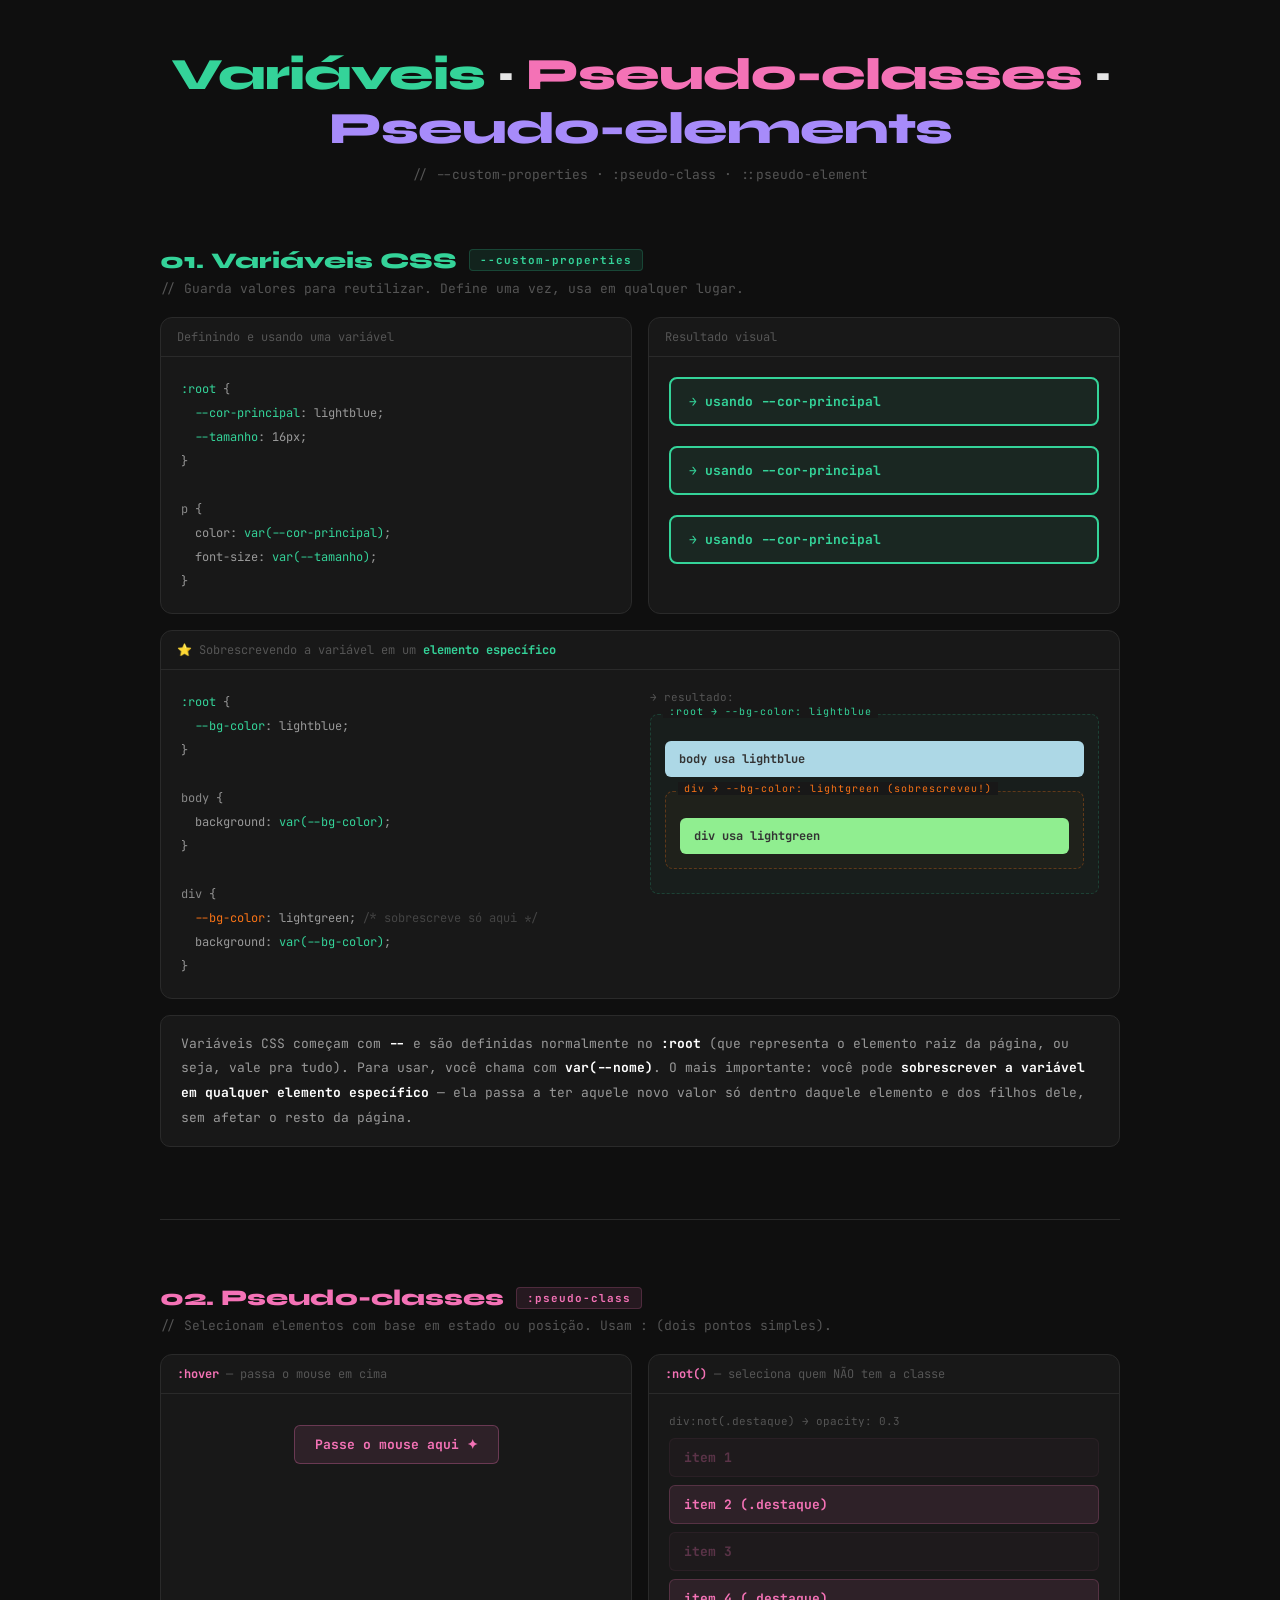
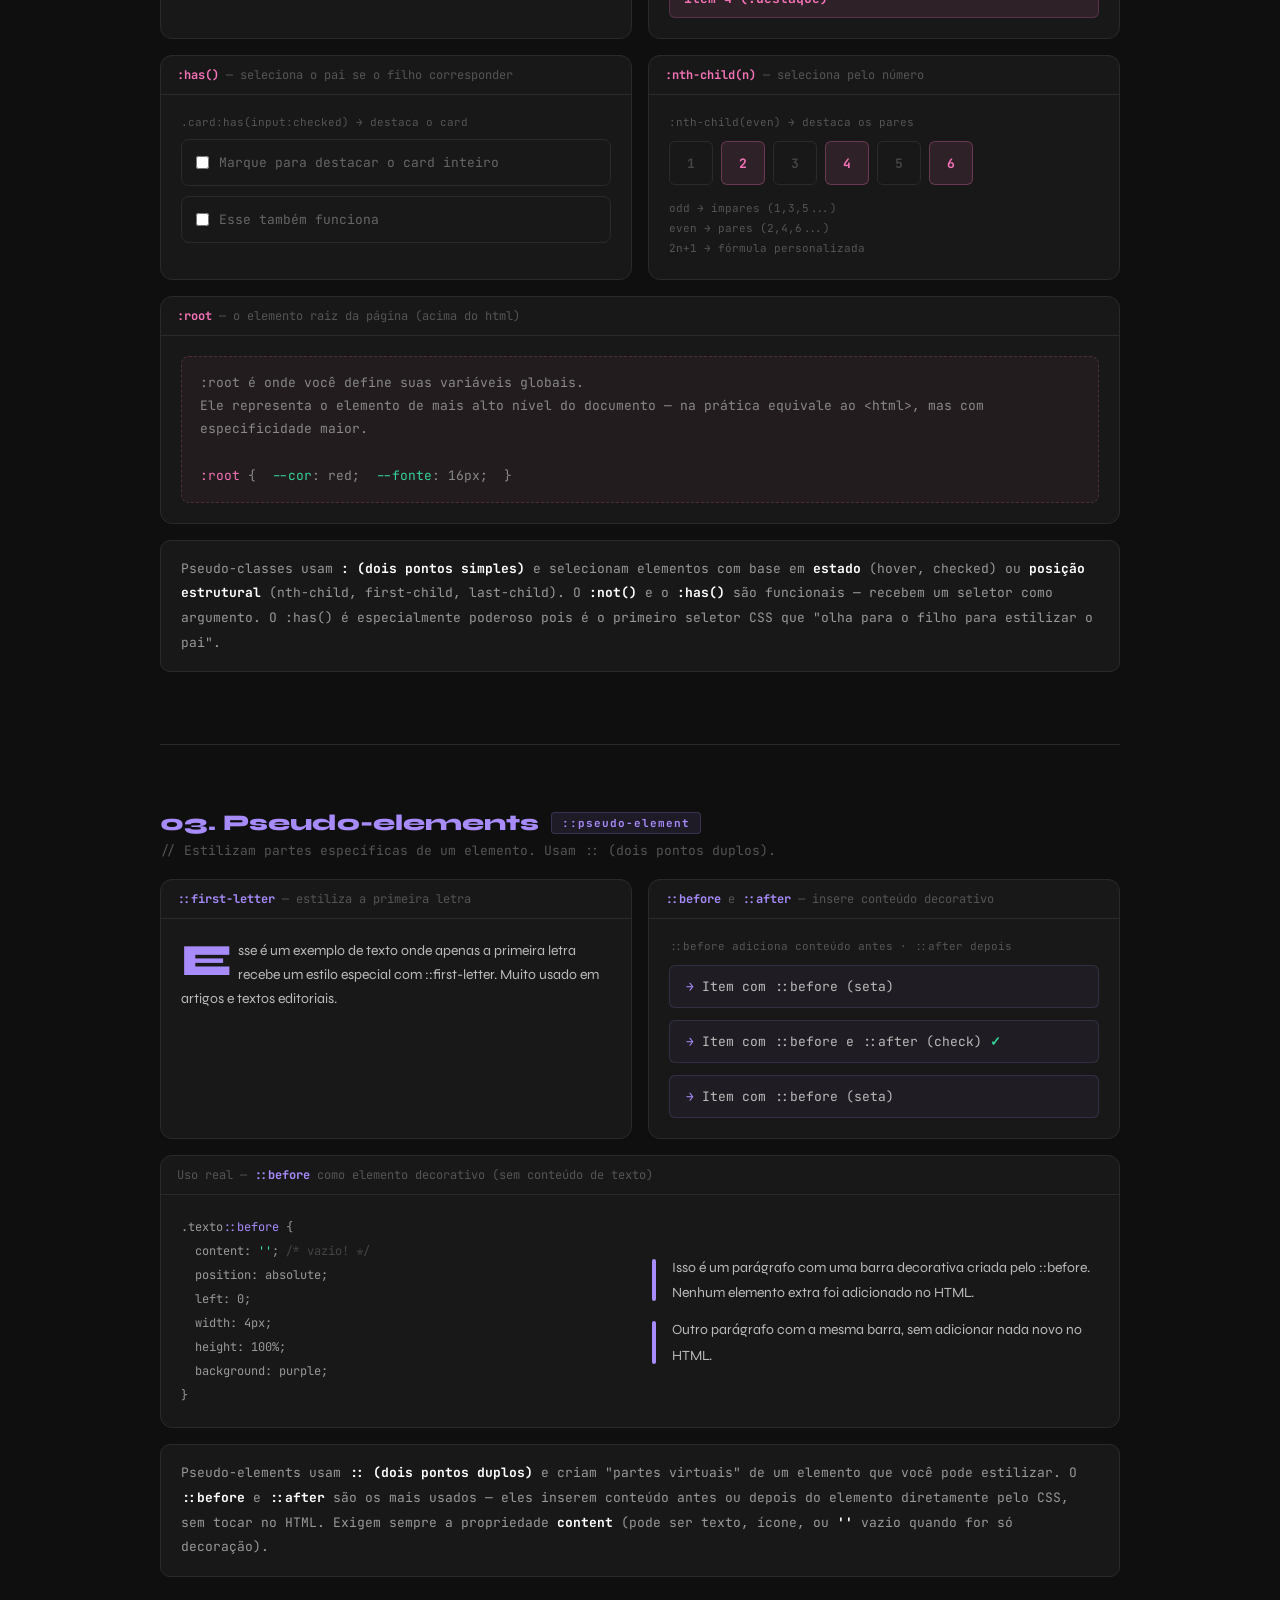
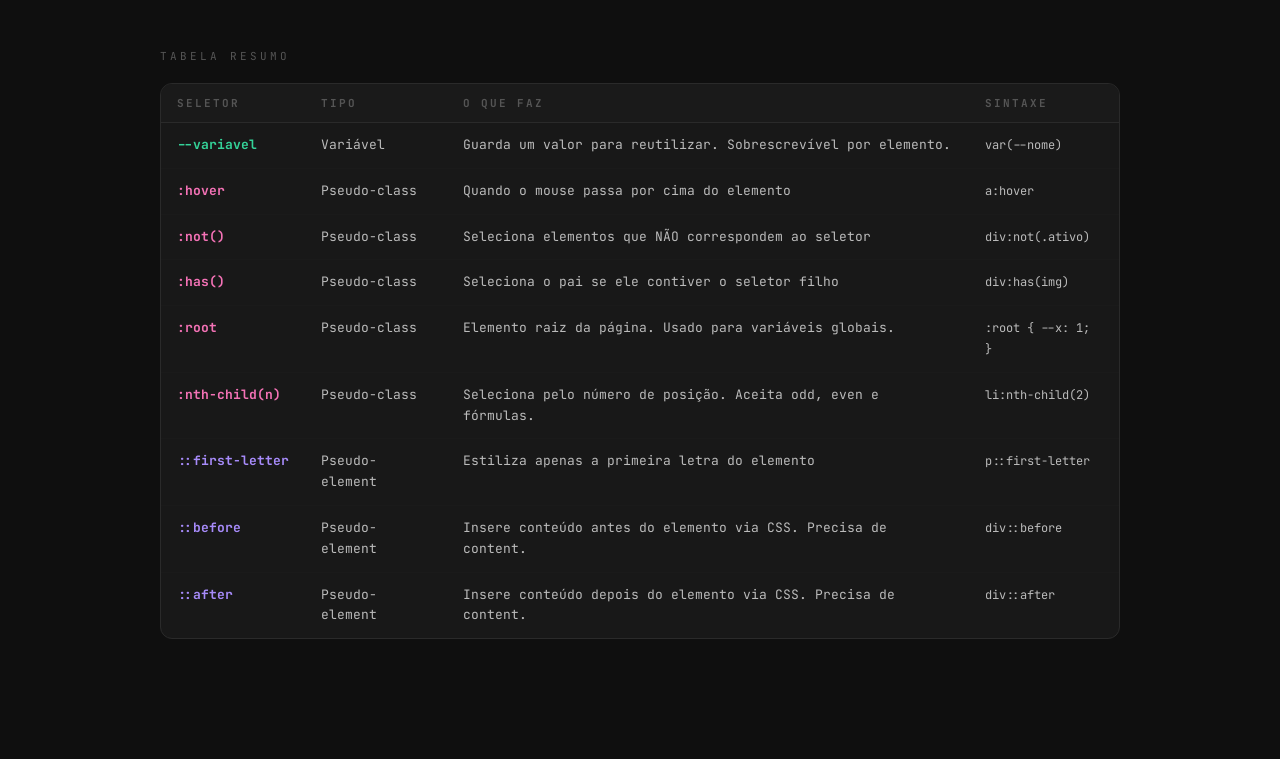
<file: layout avançado no css/variaveis-pseudo.html>
<!DOCTYPE html>
<html lang="pt-BR">
<head>
  <meta charset="UTF-8">
  <title>Variáveis, Pseudo-classes e Pseudo-elements</title>
  <style>
    @import url('https://fonts.googleapis.com/css2?family=JetBrains+Mono:wght@400;700&family=Syne:wght@400;700;800&display=swap');

    :root {
      --cor-var: #34d399;
      --cor-pseudo-class: #f472b6;
      --cor-pseudo-el: #a78bfa;
      --bg: #0f0f0f;
      --card-bg: #181818;
      --border: #2a2a2a;
      --muted: #555;
    }

    * { box-sizing: border-box; margin: 0; padding: 0; }

    body {
      font-family: 'Syne', sans-serif;
      background: var(--bg);
      color: #e5e5e5;
      padding: 48px 32px 80px;
    }

    header {
      text-align: center;
      margin-bottom: 64px;
    }

    header h1 {
      font-size: clamp(1.8rem, 4vw, 2.8rem);
      font-weight: 800;
      letter-spacing: -1px;
      line-height: 1.2;
    }

    header p {
      color: var(--muted);
      margin-top: 10px;
      font-size: 13px;
      font-family: 'JetBrains Mono', monospace;
    }

    /* ── SEÇÃO ── */
    .secao {
      max-width: 960px;
      margin: 0 auto 72px auto;
    }

    .secao-titulo {
      display: flex;
      align-items: center;
      gap: 12px;
      margin-bottom: 6px;
    }

    .secao-titulo h2 { font-size: 1.4rem; font-weight: 800; }

    .badge {
      font-family: 'JetBrains Mono', monospace;
      font-size: 11px;
      padding: 3px 10px;
      border-radius: 4px;
      font-weight: 700;
      letter-spacing: 1px;
    }

    .secao-desc {
      color: var(--muted);
      font-size: 13px;
      font-family: 'JetBrains Mono', monospace;
      margin-bottom: 20px;
    }

    .demo-grid {
      display: grid;
      grid-template-columns: 1fr 1fr;
      gap: 16px;
    }

    @media (max-width: 640px) { .demo-grid { grid-template-columns: 1fr; } }

    .demo-card {
      background: var(--card-bg);
      border: 1px solid var(--border);
      border-radius: 12px;
      overflow: hidden;
    }

    .demo-card.full { grid-column: 1 / -1; }

    .demo-card-header {
      padding: 11px 16px;
      border-bottom: 1px solid var(--border);
      font-family: 'JetBrains Mono', monospace;
      font-size: 12px;
      color: var(--muted);
    }

    .demo-card-header span { font-weight: 700; }

    .demo-area {
      padding: 20px;
    }

    .explicacao {
      margin-top: 16px;
      background: var(--card-bg);
      border: 1px solid var(--border);
      border-radius: 10px;
      padding: 16px 20px;
      font-size: 13px;
      font-family: 'JetBrains Mono', monospace;
      line-height: 1.9;
      color: #999;
    }

    .explicacao strong { color: white; }

    code {
      font-family: 'JetBrains Mono', monospace;
      font-size: 12px;
    }

    hr.divisor {
      max-width: 960px;
      margin: 0 auto 64px auto;
      border: none;
      border-top: 1px solid var(--border);
    }

    /* ════════════════════════════
       VARIÁVEIS
    ════════════════════════════ */

    /* exemplo de variável sendo sobrescrita num elemento específico */
    .var-demo-root {
      --demo-color: var(--cor-var);
    }

    .var-box {
      background: rgba(52,211,153,0.08);
      border: 2px solid var(--demo-color, var(--cor-var));
      border-radius: 8px;
      padding: 14px 18px;
      font-family: 'JetBrains Mono', monospace;
      font-size: 13px;
      color: var(--demo-color, var(--cor-var));
      font-weight: 700;
      margin-bottom: 10px;
    }

    .var-box:last-child { margin-bottom: 0; }

    /* sobrescrevendo a variável só nesse elemento */
    .var-box.diferente {
      --demo-color: #f97316;
      background: rgba(249,115,22,0.08);
      border-color: var(--demo-color);
      color: var(--demo-color);
    }

    .var-scope {
      display: flex;
      flex-direction: column;
      gap: 0;
    }

    .scope-block {
      border: 1px dashed #2a2a2a;
      border-radius: 8px;
      padding: 14px;
      margin-bottom: 10px;
      position: relative;
    }

    .scope-label {
      position: absolute;
      top: -10px;
      left: 12px;
      background: var(--card-bg);
      padding: 0 6px;
      font-family: 'JetBrains Mono', monospace;
      font-size: 10px;
      color: var(--muted);
      letter-spacing: 1px;
    }

    .scope-item {
      font-family: 'JetBrains Mono', monospace;
      font-size: 12px;
      padding: 10px 14px;
      border-radius: 6px;
      font-weight: 700;
      margin-top: 6px;
    }

    /* ════════════════════════════
       PSEUDO-CLASSES
    ════════════════════════════ */

    /* hover */
    .pc-btn {
      display: inline-block;
      padding: 10px 20px;
      border-radius: 6px;
      font-family: 'JetBrains Mono', monospace;
      font-size: 13px;
      font-weight: 700;
      background: rgba(244,114,182,0.1);
      border: 1px solid rgba(244,114,182,0.3);
      color: var(--cor-pseudo-class);
      cursor: pointer;
      transition: background 0.2s, transform 0.2s;
    }

    .pc-btn:hover {
      background: rgba(244,114,182,0.25);
      transform: translateY(-2px);
    }

    /* not() */
    .pc-lista {
      display: flex;
      flex-direction: column;
      gap: 8px;
    }

    .pc-item {
      padding: 10px 14px;
      border-radius: 6px;
      font-family: 'JetBrains Mono', monospace;
      font-size: 13px;
      font-weight: 700;
      background: rgba(244,114,182,0.1);
      border: 1px solid rgba(244,114,182,0.2);
      color: var(--cor-pseudo-class);
    }

    /* :not(.destaque) → os que não têm a classe ficam opacos */
    .pc-item:not(.destaque) {
      opacity: 0.3;
    }

    /* has() */
    .pc-has-card {
      border: 1px solid #2a2a2a;
      border-radius: 8px;
      padding: 14px;
      font-family: 'JetBrains Mono', monospace;
      font-size: 13px;
      margin-bottom: 10px;
      color: #666;
      transition: border-color 0.2s, color 0.2s;
    }

    .pc-has-card:has(input:checked) {
      border-color: rgba(244,114,182,0.5);
      color: var(--cor-pseudo-class);
      background: rgba(244,114,182,0.05);
    }

    .pc-has-card label {
      display: flex;
      align-items: center;
      gap: 10px;
      cursor: pointer;
    }

    /* nth-child */
    .pc-nth {
      display: flex;
      gap: 8px;
    }

    .pc-nth-item {
      width: 44px;
      height: 44px;
      border-radius: 6px;
      border: 1px solid #2a2a2a;
      display: flex;
      align-items: center;
      justify-content: center;
      font-family: 'JetBrains Mono', monospace;
      font-size: 13px;
      font-weight: 700;
      color: #444;
    }

    /* destaca só os pares */
    .pc-nth-item:nth-child(even) {
      background: rgba(244,114,182,0.1);
      border-color: rgba(244,114,182,0.3);
      color: var(--cor-pseudo-class);
    }

    /* root */
    .root-demo {
      background: rgba(244,114,182,0.05);
      border: 1px dashed rgba(244,114,182,0.2);
      border-radius: 8px;
      padding: 14px 18px;
      font-family: 'JetBrains Mono', monospace;
      font-size: 13px;
      color: #888;
      line-height: 1.8;
    }

    /* ════════════════════════════
       PSEUDO-ELEMENTS
    ════════════════════════════ */

    .pe-first-letter p::first-letter {
      font-size: 2.8rem;
      font-weight: 800;
      color: var(--cor-pseudo-el);
      float: left;
      line-height: 1;
      margin-right: 6px;
    }

    .pe-first-letter p {
      font-size: 14px;
      line-height: 1.7;
      color: #bbb;
    }

    .pe-before-after {
      display: flex;
      flex-direction: column;
      gap: 12px;
    }

    .pe-item {
      position: relative;
      padding: 12px 16px;
      border-radius: 6px;
      background: rgba(167,139,250,0.05);
      border: 1px solid rgba(167,139,250,0.15);
      font-family: 'JetBrains Mono', monospace;
      font-size: 13px;
      color: #bbb;
    }

    .pe-item::before {
      content: '→ ';
      color: var(--cor-pseudo-el);
      font-weight: 700;
    }

    .pe-item.com-after::after {
      content: ' ✓';
      color: #34d399;
      font-weight: 700;
    }

    .pe-decorativo {
      position: relative;
      padding-left: 20px;
      font-size: 14px;
      color: #bbb;
      line-height: 1.8;
    }

    .pe-decorativo::before {
      content: '';
      position: absolute;
      left: 0;
      top: 4px;
      width: 4px;
      height: calc(100% - 8px);
      background: var(--cor-pseudo-el);
      border-radius: 2px;
    }

    /* ── TABELA RESUMO ── */
    .tabela {
      max-width: 960px;
      margin: 0 auto 40px auto;
      background: var(--card-bg);
      border: 1px solid var(--border);
      border-radius: 12px;
      overflow: hidden;
    }

    .tabela table {
      width: 100%;
      border-collapse: collapse;
      font-family: 'JetBrains Mono', monospace;
      font-size: 13px;
    }

    .tabela th {
      background: #1a1a1a;
      padding: 12px 16px;
      text-align: left;
      color: var(--muted);
      font-size: 11px;
      letter-spacing: 2px;
      text-transform: uppercase;
      border-bottom: 1px solid var(--border);
    }

    .tabela td {
      padding: 12px 16px;
      border-bottom: 1px solid #1a1a1a;
      color: #bbb;
      vertical-align: top;
      line-height: 1.6;
    }

    .tabela tr:last-child td { border-bottom: none; }
    .tabela td:first-child { font-weight: 700; white-space: nowrap; }

    .label-secao {
      max-width: 960px;
      margin: 0 auto 20px auto;
      font-family: 'JetBrains Mono', monospace;
      font-size: 11px;
      color: var(--muted);
      letter-spacing: 3px;
      text-transform: uppercase;
    }
  </style>
</head>
<body>

  <header>
    <h1>
      <span style="color:var(--cor-var)">Variáveis</span> ·
      <span style="color:var(--cor-pseudo-class)">Pseudo-classes</span> ·
      <span style="color:var(--cor-pseudo-el)">Pseudo-elements</span>
    </h1>
    <p>// --custom-properties · :pseudo-class · ::pseudo-element</p>
  </header>

  <!-- ════════════════════════════
       VARIÁVEIS CSS
  ════════════════════════════ -->
  <div class="secao">
    <div class="secao-titulo">
      <h2 style="color:var(--cor-var)">01. Variáveis CSS</h2>
      <span class="badge" style="background:rgba(52,211,153,0.1);color:var(--cor-var);border:1px solid rgba(52,211,153,0.2)">--custom-properties</span>
    </div>
    <p class="secao-desc">// Guarda valores para reutilizar. Define uma vez, usa em qualquer lugar.</p>

    <div class="demo-grid">

      <div class="demo-card">
        <div class="demo-card-header">Definindo e usando uma variável</div>
        <div class="demo-area">
          <div style="font-family:'JetBrains Mono',monospace;font-size:12px;line-height:2;color:#999">
            <span style="color:var(--cor-var)">:root</span> {<br>
            &nbsp;&nbsp;<span style="color:var(--cor-var)">--cor-principal</span>: lightblue;<br>
            &nbsp;&nbsp;<span style="color:var(--cor-var)">--tamanho</span>: 16px;<br>
            }<br><br>
            <span style="color:#888">p</span> {<br>
            &nbsp;&nbsp;color: <span style="color:var(--cor-var)">var(--cor-principal)</span>;<br>
            &nbsp;&nbsp;font-size: <span style="color:var(--cor-var)">var(--tamanho)</span>;<br>
            }
          </div>
        </div>
      </div>

      <div class="demo-card">
        <div class="demo-card-header">Resultado visual</div>
        <div class="demo-area" style="display:flex;flex-direction:column;gap:10px">
          <div class="var-box">→ usando --cor-principal</div>
          <div class="var-box">→ usando --cor-principal</div>
          <div class="var-box">→ usando --cor-principal</div>
        </div>
      </div>

      <div class="demo-card full">
        <div class="demo-card-header">⭐ Sobrescrevendo a variável em um <span style="color:var(--cor-var)">elemento específico</span></div>
        <div class="demo-area">
          <div style="display:grid;grid-template-columns:1fr 1fr;gap:20px">
            <div>
              <div style="font-family:'JetBrains Mono',monospace;font-size:12px;line-height:2;color:#999">
                <span style="color:var(--cor-var)">:root</span> {<br>
                &nbsp;&nbsp;<span style="color:var(--cor-var)">--bg-color</span>: lightblue;<br>
                }<br><br>
                <span style="color:#888">body</span> {<br>
                &nbsp;&nbsp;background: <span style="color:var(--cor-var)">var(--bg-color)</span>;<br>
                }<br><br>
                <span style="color:#888">div</span> {<br>
                &nbsp;&nbsp;<span style="color:#f97316">--bg-color</span>: lightgreen; <span style="color:#444">/* sobrescreve só aqui */</span><br>
                &nbsp;&nbsp;background: <span style="color:var(--cor-var)">var(--bg-color)</span>;<br>
                }
              </div>
            </div>
            <div>
              <div style="font-family:'JetBrains Mono',monospace;font-size:11px;color:var(--muted);margin-bottom:10px">→ resultado:</div>

              <div class="scope-block" style="border-color:rgba(52,211,153,0.2);background:rgba(52,211,153,0.03)">
                <span class="scope-label" style="color:var(--cor-var)">:root → --bg-color: lightblue</span>
                <div class="scope-item" style="background:lightblue;color:#333;margin-top:12px">body usa lightblue</div>

                <div class="scope-block" style="border-color:rgba(249,115,22,0.3);background:rgba(249,115,22,0.03);margin-top:14px">
                  <span class="scope-label" style="color:#f97316">div → --bg-color: lightgreen (sobrescreveu!)</span>
                  <div class="scope-item" style="background:lightgreen;color:#333;margin-top:12px">div usa lightgreen</div>
                </div>
              </div>

            </div>
          </div>
        </div>
      </div>

    </div>

    <div class="explicacao">
      Variáveis CSS começam com <strong>--</strong> e são definidas normalmente no <strong>:root</strong> (que representa o elemento raiz da página, ou seja, vale pra tudo).
      Para usar, você chama com <strong>var(--nome)</strong>. O mais importante: você pode <strong>sobrescrever a variável em qualquer elemento específico</strong> — ela passa a ter aquele novo valor só dentro daquele elemento e dos filhos dele, sem afetar o resto da página.
    </div>
  </div>

  <hr class="divisor">

  <!-- ════════════════════════════
       PSEUDO-CLASSES
  ════════════════════════════ -->
  <div class="secao">
    <div class="secao-titulo">
      <h2 style="color:var(--cor-pseudo-class)">02. Pseudo-classes</h2>
      <span class="badge" style="background:rgba(244,114,182,0.1);color:var(--cor-pseudo-class);border:1px solid rgba(244,114,182,0.2)">:pseudo-class</span>
    </div>
    <p class="secao-desc">// Selecionam elementos com base em estado ou posição. Usam : (dois pontos simples).</p>

    <div class="demo-grid">

      <!-- HOVER -->
      <div class="demo-card">
        <div class="demo-card-header"><span style="color:var(--cor-pseudo-class)">:hover</span> — passa o mouse em cima</div>
        <div class="demo-area" style="display:flex;align-items:center;justify-content:center;min-height:100px">
          <div class="pc-btn">Passe o mouse aqui ✦</div>
        </div>
      </div>

      <!-- NOT -->
      <div class="demo-card">
        <div class="demo-card-header"><span style="color:var(--cor-pseudo-class)">:not()</span> — seleciona quem NÃO tem a classe</div>
        <div class="demo-area">
          <div style="font-family:'JetBrains Mono',monospace;font-size:11px;color:var(--muted);margin-bottom:10px">
            div:not(.destaque) → opacity: 0.3
          </div>
          <div class="pc-lista">
            <div class="pc-item">item 1</div>
            <div class="pc-item destaque">item 2 (.destaque)</div>
            <div class="pc-item">item 3</div>
            <div class="pc-item destaque">item 4 (.destaque)</div>
          </div>
        </div>
      </div>

      <!-- HAS -->
      <div class="demo-card">
        <div class="demo-card-header"><span style="color:var(--cor-pseudo-class)">:has()</span> — seleciona o pai se o filho corresponder</div>
        <div class="demo-area">
          <div style="font-family:'JetBrains Mono',monospace;font-size:11px;color:var(--muted);margin-bottom:10px">
            .card:has(input:checked) → destaca o card
          </div>
          <div class="pc-has-card">
            <label>
              <input type="checkbox">
              Marque para destacar o card inteiro
            </label>
          </div>
          <div class="pc-has-card">
            <label>
              <input type="checkbox">
              Esse também funciona
            </label>
          </div>
        </div>
      </div>

      <!-- NTH-CHILD -->
      <div class="demo-card">
        <div class="demo-card-header"><span style="color:var(--cor-pseudo-class)">:nth-child(n)</span> — seleciona pelo número</div>
        <div class="demo-area">
          <div style="font-family:'JetBrains Mono',monospace;font-size:11px;color:var(--muted);margin-bottom:12px">
            :nth-child(even) → destaca os pares
          </div>
          <div class="pc-nth">
            <div class="pc-nth-item">1</div>
            <div class="pc-nth-item">2</div>
            <div class="pc-nth-item">3</div>
            <div class="pc-nth-item">4</div>
            <div class="pc-nth-item">5</div>
            <div class="pc-nth-item">6</div>
          </div>
          <div style="font-family:'JetBrains Mono',monospace;font-size:11px;color:var(--muted);margin-top:14px;line-height:1.8">
            odd → ímpares (1,3,5...)<br>
            even → pares (2,4,6...)<br>
            2n+1 → fórmula personalizada
          </div>
        </div>
      </div>

      <!-- ROOT -->
      <div class="demo-card full">
        <div class="demo-card-header"><span style="color:var(--cor-pseudo-class)">:root</span> — o elemento raiz da página (acima do html)</div>
        <div class="demo-area">
          <div class="root-demo">
            :root é onde você define suas variáveis globais.<br>
            Ele representa o elemento de mais alto nível do documento — na prática equivale ao &lt;html&gt;, mas com especificidade maior.<br><br>
            <span style="color:var(--cor-pseudo-class)">:root</span> { &nbsp;<span style="color:var(--cor-var)">--cor</span>: red; &nbsp;<span style="color:var(--cor-var)">--fonte</span>: 16px; &nbsp;}
          </div>
        </div>
      </div>

    </div>

    <div class="explicacao">
      Pseudo-classes usam <strong>: (dois pontos simples)</strong> e selecionam elementos com base em <strong>estado</strong> (hover, checked) ou <strong>posição estrutural</strong> (nth-child, first-child, last-child).
      O <strong>:not()</strong> e o <strong>:has()</strong> são funcionais — recebem um seletor como argumento. O :has() é especialmente poderoso pois é o primeiro seletor CSS que "olha para o filho para estilizar o pai".
    </div>
  </div>

  <hr class="divisor">

  <!-- ════════════════════════════
       PSEUDO-ELEMENTS
  ════════════════════════════ -->
  <div class="secao">
    <div class="secao-titulo">
      <h2 style="color:var(--cor-pseudo-el)">03. Pseudo-elements</h2>
      <span class="badge" style="background:rgba(167,139,250,0.1);color:var(--cor-pseudo-el);border:1px solid rgba(167,139,250,0.2)">::pseudo-element</span>
    </div>
    <p class="secao-desc">// Estilizam partes específicas de um elemento. Usam :: (dois pontos duplos).</p>

    <div class="demo-grid">

      <!-- FIRST-LETTER -->
      <div class="demo-card">
        <div class="demo-card-header"><span style="color:var(--cor-pseudo-el)">::first-letter</span> — estiliza a primeira letra</div>
        <div class="demo-area pe-first-letter">
          <p>Esse é um exemplo de texto onde apenas a primeira letra recebe um estilo especial com ::first-letter. Muito usado em artigos e textos editoriais.</p>
        </div>
      </div>

      <!-- BEFORE / AFTER -->
      <div class="demo-card">
        <div class="demo-card-header"><span style="color:var(--cor-pseudo-el)">::before</span> e <span style="color:var(--cor-pseudo-el)">::after</span> — insere conteúdo decorativo</div>
        <div class="demo-area">
          <div style="font-family:'JetBrains Mono',monospace;font-size:11px;color:var(--muted);margin-bottom:12px">
            ::before adiciona conteúdo antes · ::after depois
          </div>
          <div class="pe-before-after">
            <div class="pe-item">Item com ::before (seta)</div>
            <div class="pe-item com-after">Item com ::before e ::after (check)</div>
            <div class="pe-item">Item com ::before (seta)</div>
          </div>
        </div>
      </div>

      <!-- BEFORE DECORATIVO -->
      <div class="demo-card full">
        <div class="demo-card-header">Uso real — <span style="color:var(--cor-pseudo-el)">::before</span> como elemento decorativo (sem conteúdo de texto)</div>
        <div class="demo-area" style="display:grid;grid-template-columns:1fr 1fr;gap:24px">
          <div>
            <div style="font-family:'JetBrains Mono',monospace;font-size:12px;line-height:2;color:#999">
              .texto<span style="color:var(--cor-pseudo-el)">::before</span> {<br>
              &nbsp;&nbsp;content: <span style="color:#34d399">''</span>; <span style="color:#444">/* vazio! */</span><br>
              &nbsp;&nbsp;position: absolute;<br>
              &nbsp;&nbsp;left: 0;<br>
              &nbsp;&nbsp;width: 4px;<br>
              &nbsp;&nbsp;height: 100%;<br>
              &nbsp;&nbsp;background: purple;<br>
              }
            </div>
          </div>
          <div style="display:flex;flex-direction:column;gap:12px;justify-content:center">
            <div class="pe-decorativo">Isso é um parágrafo com uma barra decorativa criada pelo ::before. Nenhum elemento extra foi adicionado no HTML.</div>
            <div class="pe-decorativo">Outro parágrafo com a mesma barra, sem adicionar nada novo no HTML.</div>
          </div>
        </div>
      </div>

    </div>

    <div class="explicacao">
      Pseudo-elements usam <strong>:: (dois pontos duplos)</strong> e criam "partes virtuais" de um elemento que você pode estilizar. O <strong>::before</strong> e <strong>::after</strong> são os mais usados — eles inserem conteúdo antes ou depois do elemento diretamente pelo CSS, sem tocar no HTML. Exigem sempre a propriedade <strong>content</strong> (pode ser texto, ícone, ou <strong>''</strong> vazio quando for só decoração).
    </div>
  </div>

  <!-- ── TABELA RESUMO ── -->
  <p class="label-secao">tabela resumo</p>
  <div class="tabela">
    <table>
      <thead>
        <tr>
          <th>Seletor</th>
          <th>Tipo</th>
          <th>O que faz</th>
          <th>Sintaxe</th>
        </tr>
      </thead>
      <tbody>
        <tr>
          <td style="color:var(--cor-var)">--variavel</td>
          <td>Variável</td>
          <td>Guarda um valor para reutilizar. Sobrescrevível por elemento.</td>
          <td><code>var(--nome)</code></td>
        </tr>
        <tr>
          <td style="color:var(--cor-pseudo-class)">:hover</td>
          <td>Pseudo-class</td>
          <td>Quando o mouse passa por cima do elemento</td>
          <td><code>a:hover</code></td>
        </tr>
        <tr>
          <td style="color:var(--cor-pseudo-class)">:not()</td>
          <td>Pseudo-class</td>
          <td>Seleciona elementos que NÃO correspondem ao seletor</td>
          <td><code>div:not(.ativo)</code></td>
        </tr>
        <tr>
          <td style="color:var(--cor-pseudo-class)">:has()</td>
          <td>Pseudo-class</td>
          <td>Seleciona o pai se ele contiver o seletor filho</td>
          <td><code>div:has(img)</code></td>
        </tr>
        <tr>
          <td style="color:var(--cor-pseudo-class)">:root</td>
          <td>Pseudo-class</td>
          <td>Elemento raiz da página. Usado para variáveis globais.</td>
          <td><code>:root { --x: 1; }</code></td>
        </tr>
        <tr>
          <td style="color:var(--cor-pseudo-class)">:nth-child(n)</td>
          <td>Pseudo-class</td>
          <td>Seleciona pelo número de posição. Aceita odd, even e fórmulas.</td>
          <td><code>li:nth-child(2)</code></td>
        </tr>
        <tr>
          <td style="color:var(--cor-pseudo-el)">::first-letter</td>
          <td>Pseudo-element</td>
          <td>Estiliza apenas a primeira letra do elemento</td>
          <td><code>p::first-letter</code></td>
        </tr>
        <tr>
          <td style="color:var(--cor-pseudo-el)">::before</td>
          <td>Pseudo-element</td>
          <td>Insere conteúdo antes do elemento via CSS. Precisa de content.</td>
          <td><code>div::before</code></td>
        </tr>
        <tr>
          <td style="color:var(--cor-pseudo-el)">::after</td>
          <td>Pseudo-element</td>
          <td>Insere conteúdo depois do elemento via CSS. Precisa de content.</td>
          <td><code>div::after</code></td>
        </tr>
      </tbody>
    </table>
  </div>

</body>
</html>
</file>
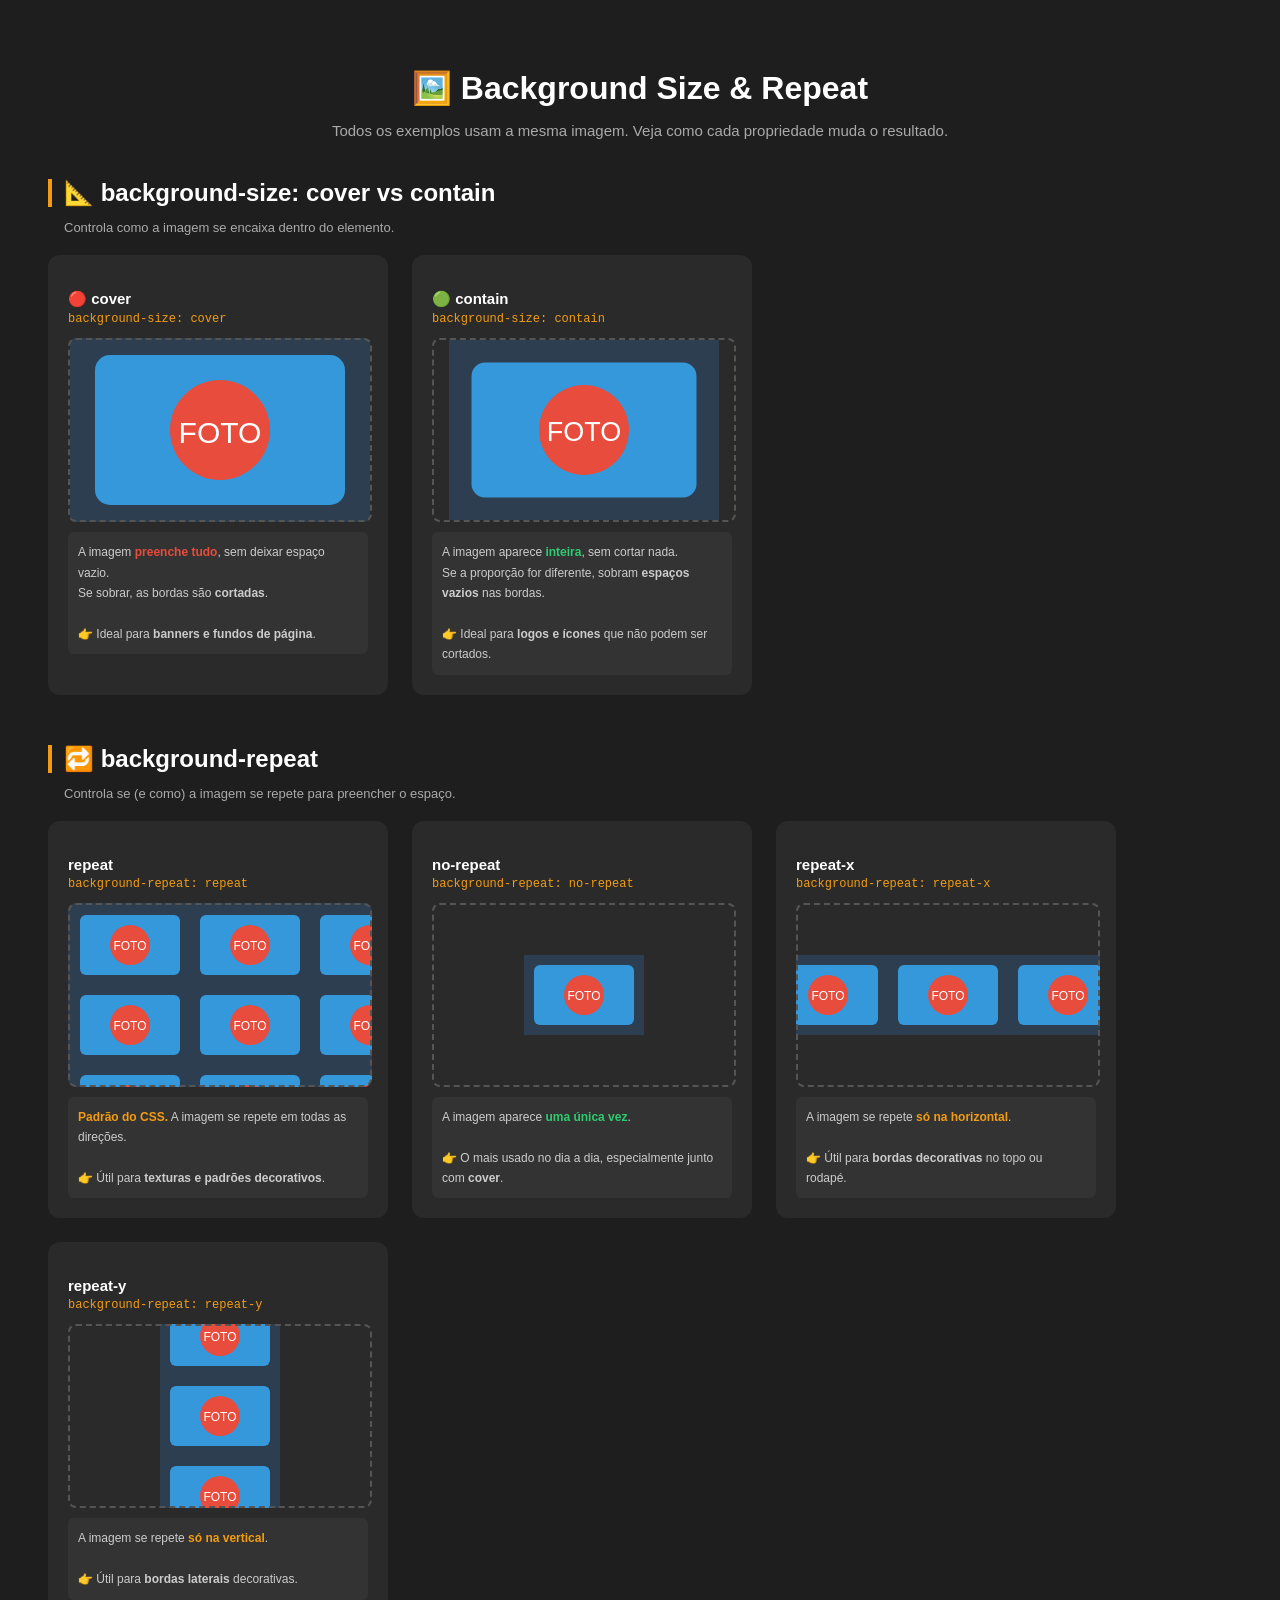
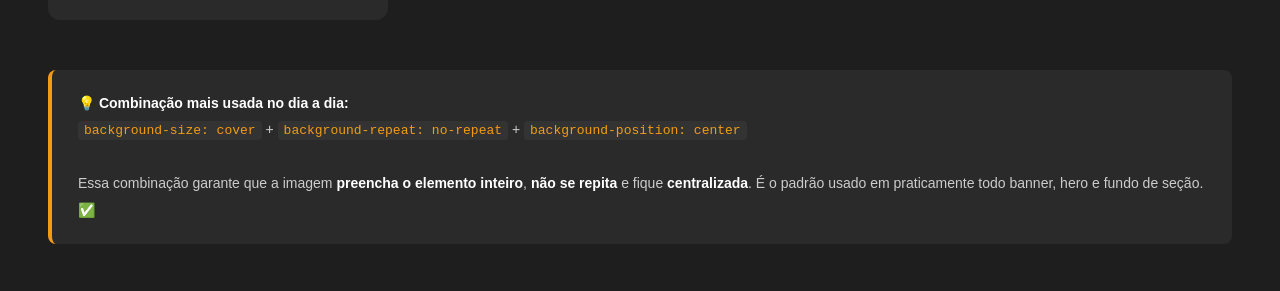
<file: fundamentos css e html/css/background.html>
<!DOCTYPE html>
<html lang="pt-BR">
<head>
  <meta charset="UTF-8">
  <title>Background Size & Repeat - Estudo Visual</title>
  <style>
    body {
      font-family: Arial, sans-serif;
      background-color: #1e1e1e;
      color: white;
      padding: 40px;
    }

    h1 {
      text-align: center;
      margin-bottom: 6px;
    }

    .descricao-geral {
      text-align: center;
      color: #aaa;
      margin-bottom: 40px;
      font-size: 15px;
    }

    .secao {
      margin-bottom: 50px;
    }

    .secao h2 {
      border-left: 4px solid #f39c12;
      padding-left: 12px;
      margin-bottom: 6px;
    }

    .secao .descricao {
      color: #aaa;
      font-size: 13px;
      margin-bottom: 20px;
      padding-left: 16px;
    }

    .cards {
      display: flex;
      gap: 24px;
      flex-wrap: wrap;
    }

    .card {
      background-color: #2a2a2a;
      border-radius: 12px;
      padding: 20px;
      width: 300px;
    }

    .card h3 {
      margin-bottom: 4px;
      font-size: 15px;
    }

    .card .codigo {
      font-size: 12px;
      color: #f39c12;
      margin-bottom: 12px;
      font-family: monospace;
    }

    .preview {
      width: 100%;
      height: 180px;
      border: 2px dashed #555;
      border-radius: 8px;
      background-image: url("data:image/svg+xml,%3Csvg xmlns='http://www.w3.org/2000/svg' width='120' height='80'%3E%3Crect width='120' height='80' fill='%232c3e50'/%3E%3Crect x='10' y='10' width='100' height='60' rx='6' fill='%233498db'/%3E%3Ccircle cx='60' cy='40' r='20' fill='%23e74c3c'/%3E%3Ctext x='60' y='45' font-size='12' fill='white' text-anchor='middle' font-family='Arial'%3EFOTO%3C/text%3E%3C/svg%3E");
    }

    .preview.cover {
      background-size: cover;
      background-repeat: no-repeat;
      background-position: center;
    }

    .preview.contain {
      background-size: contain;
      background-repeat: no-repeat;
      background-position: center;
    }

    .preview.repeat {
      background-size: 120px 80px;
      background-repeat: repeat;
    }

    .preview.no-repeat {
      background-size: 120px 80px;
      background-repeat: no-repeat;
      background-position: center;
    }

    .preview.repeat-x {
      background-size: 120px 80px;
      background-repeat: repeat-x;
      background-position: center;
    }

    .preview.repeat-y {
      background-size: 120px 80px;
      background-repeat: repeat-y;
      background-position: center;
    }

    .explicacao {
      margin-top: 10px;
      font-size: 12px;
      color: #ccc;
      line-height: 1.7;
      background-color: #333;
      border-radius: 6px;
      padding: 10px;
    }

    .tag-verde { color: #2ecc71; font-weight: bold; }
    .tag-vermelho { color: #e74c3c; font-weight: bold; }
    .tag-amarelo { color: #f39c12; font-weight: bold; }

    .conclusao {
      margin-top: 40px;
      background-color: #2a2a2a;
      border-left: 4px solid #f39c12;
      border-radius: 8px;
      padding: 20px 26px;
      font-size: 14px;
      line-height: 1.9;
      color: #ccc;
    }

    .conclusao strong { color: white; }
    .conclusao code {
      background: #333;
      padding: 2px 6px;
      border-radius: 4px;
      font-size: 13px;
      color: #f39c12;
    }
  </style>
</head>
<body>

  <h1>🖼️ Background Size & Repeat</h1>
  <p class="descricao-geral">Todos os exemplos usam a mesma imagem. Veja como cada propriedade muda o resultado.</p>

  <div class="secao">
    <h2>📐 background-size: cover vs contain</h2>
    <p class="descricao">Controla como a imagem se encaixa dentro do elemento.</p>

    <div class="cards">

      <div class="card">
        <h3>🔴 cover</h3>
        <div class="codigo">background-size: cover</div>
        <div class="preview cover"></div>
        <div class="explicacao">
          A imagem <span class="tag-vermelho">preenche tudo</span>, sem deixar espaço vazio.<br>
          Se sobrar, as bordas são <strong>cortadas</strong>.<br><br>
          👉 Ideal para <strong>banners e fundos de página</strong>.
        </div>
      </div>

      <div class="card">
        <h3>🟢 contain</h3>
        <div class="codigo">background-size: contain</div>
        <div class="preview contain"></div>
        <div class="explicacao">
          A imagem aparece <span class="tag-verde">inteira</span>, sem cortar nada.<br>
          Se a proporção for diferente, sobram <strong>espaços vazios</strong> nas bordas.<br><br>
          👉 Ideal para <strong>logos e ícones</strong> que não podem ser cortados.
        </div>
      </div>

    </div>
  </div>

  <div class="secao">
    <h2>🔁 background-repeat</h2>
    <p class="descricao">Controla se (e como) a imagem se repete para preencher o espaço.</p>

    <div class="cards">

      <div class="card">
        <h3>repeat</h3>
        <div class="codigo">background-repeat: repeat</div>
        <div class="preview repeat"></div>
        <div class="explicacao">
          <span class="tag-amarelo">Padrão do CSS.</span> A imagem se repete em todas as direções.<br><br>
          👉 Útil para <strong>texturas e padrões decorativos</strong>.
        </div>
      </div>

      <div class="card">
        <h3>no-repeat</h3>
        <div class="codigo">background-repeat: no-repeat</div>
        <div class="preview no-repeat"></div>
        <div class="explicacao">
          A imagem aparece <span class="tag-verde">uma única vez</span>.<br><br>
          👉 O mais usado no dia a dia, especialmente junto com <strong>cover</strong>.
        </div>
      </div>

      <div class="card">
        <h3>repeat-x</h3>
        <div class="codigo">background-repeat: repeat-x</div>
        <div class="preview repeat-x"></div>
        <div class="explicacao">
          A imagem se repete <span class="tag-amarelo">só na horizontal</span>.<br><br>
          👉 Útil para <strong>bordas decorativas</strong> no topo ou rodapé.
        </div>
      </div>

      <div class="card">
        <h3>repeat-y</h3>
        <div class="codigo">background-repeat: repeat-y</div>
        <div class="preview repeat-y"></div>
        <div class="explicacao">
          A imagem se repete <span class="tag-amarelo">só na vertical</span>.<br><br>
          👉 Útil para <strong>bordas laterais</strong> decorativas.
        </div>
      </div>

    </div>
  </div>

  <div class="conclusao">
    💡 <strong>Combinação mais usada no dia a dia:</strong><br>
    <code>background-size: cover</code> + <code>background-repeat: no-repeat</code> + <code>background-position: center</code><br><br>
    Essa combinação garante que a imagem <strong>preencha o elemento inteiro</strong>, <strong>não se repita</strong> e fique <strong>centralizada</strong>. É o padrão usado em praticamente todo banner, hero e fundo de seção. ✅
  </div>

</body>
</html>
</file>
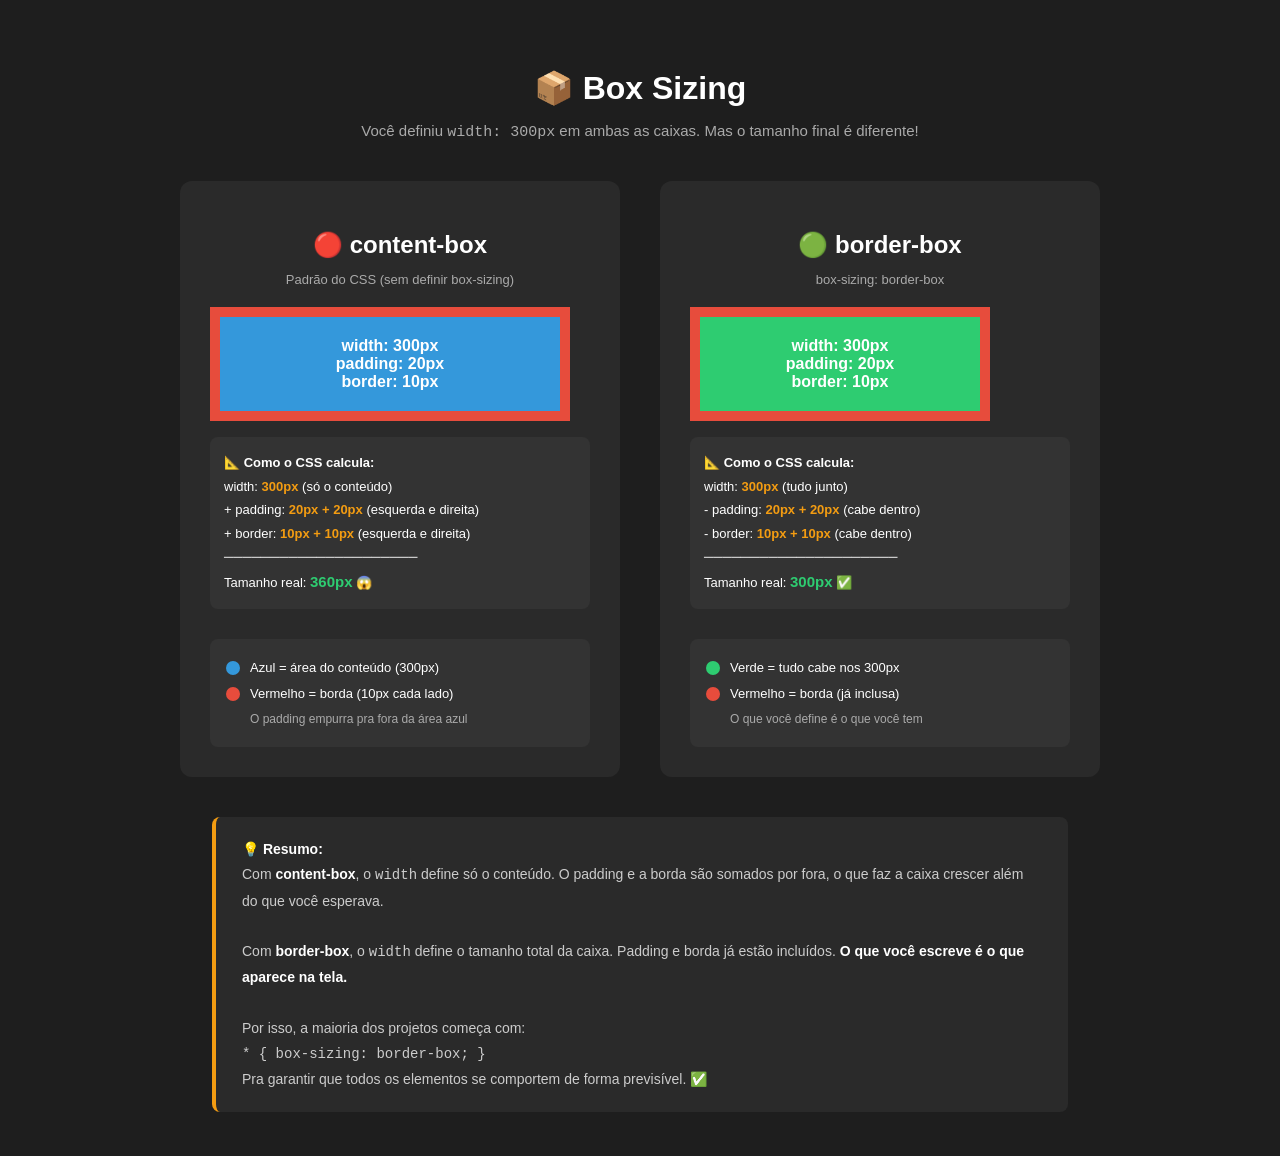
<file: fundamentos css e html/css/box-sizing.html>
<!DOCTYPE html>
<html lang="pt-BR">
<head>
  <meta charset="UTF-8">
  <title>Box Sizing - Estudo Visual</title>
  <style>
    body {
      font-family: Arial, sans-serif;
      background-color: #1e1e1e;
      color: white;
      padding: 40px;
    }

    h1 {
      text-align: center;
      margin-bottom: 10px;
    }

    .descricao-geral {
      text-align: center;
      color: #aaa;
      margin-bottom: 40px;
      font-size: 15px;
    }

    .comparacao {
      display: flex;
      gap: 40px;
      justify-content: center;
      flex-wrap: wrap;
    }

    .coluna {
      background-color: #2a2a2a;
      border-radius: 12px;
      padding: 30px;
      width: 380px;
    }

    .coluna h2 {
      text-align: center;
      margin-bottom: 6px;
    }

    .coluna .subtitulo {
      text-align: center;
      font-size: 13px;
      color: #aaa;
      margin-bottom: 20px;
    }

    /* ===== CONTENT-BOX ===== */
    .caixa-content-box {
      box-sizing: content-box; /* padrão do CSS */
      width: 300px;
      padding: 20px;
      border: 10px solid #e74c3c;
      background-color: #3498db;
      color: white;
      font-weight: bold;
      text-align: center;
    }

    /* ===== BORDER-BOX ===== */
    .caixa-border-box {
      box-sizing: border-box;
      width: 300px;
      padding: 20px;
      border: 10px solid #e74c3c;
      background-color: #2ecc71;
      color: white;
      font-weight: bold;
      text-align: center;
    }

    .calculo {
      margin-top: 16px;
      background-color: #333;
      border-radius: 8px;
      padding: 14px;
      font-size: 13px;
      line-height: 1.8;
    }

    .calculo span.destaque {
      color: #f39c12;
      font-weight: bold;
    }

    .calculo span.resultado {
      color: #2ecc71;
      font-weight: bold;
      font-size: 15px;
    }

    .legenda {
      margin-top: 30px;
      background-color: #333;
      border-radius: 8px;
      padding: 16px;
      font-size: 13px;
      line-height: 2;
    }

    .legenda div {
      display: flex;
      align-items: center;
      gap: 10px;
    }

    .bolinha {
      width: 14px;
      height: 14px;
      border-radius: 50%;
      flex-shrink: 0;
    }

    .conclusao {
      margin-top: 40px;
      background-color: #2a2a2a;
      border-left: 4px solid #f39c12;
      border-radius: 8px;
      padding: 20px 26px;
      max-width: 800px;
      margin-left: auto;
      margin-right: auto;
      font-size: 14px;
      line-height: 1.8;
      color: #ccc;
    }

    .conclusao strong {
      color: white;
    }
  </style>
</head>
<body>

  <h1>📦 Box Sizing</h1>
  <p class="descricao-geral">Você definiu <code>width: 300px</code> em ambas as caixas. Mas o tamanho final é diferente!</p>

  <div class="comparacao">

    <!-- CONTENT-BOX -->
    <div class="coluna">
      <h2>🔴 content-box</h2>
      <p class="subtitulo">Padrão do CSS (sem definir box-sizing)</p>

      <div class="caixa-content-box">
        width: 300px<br>
        padding: 20px<br>
        border: 10px
      </div>

      <div class="calculo">
        <div>📐 <strong>Como o CSS calcula:</strong></div>
        <div>width: <span class="destaque">300px</span> (só o conteúdo)</div>
        <div>+ padding: <span class="destaque">20px + 20px</span> (esquerda e direita)</div>
        <div>+ border: <span class="destaque">10px + 10px</span> (esquerda e direita)</div>
        <div>─────────────────────</div>
        <div>Tamanho real: <span class="resultado">360px</span> 😱</div>
      </div>

      <div class="legenda">
        <div><span class="bolinha" style="background:#3498db"></span> Azul = área do conteúdo (300px)</div>
        <div><span class="bolinha" style="background:#e74c3c"></span> Vermelho = borda (10px cada lado)</div>
        <div style="color:#aaa; font-size:12px; padding-left:24px">O padding empurra pra fora da área azul</div>
      </div>
    </div>

    <!-- BORDER-BOX -->
    <div class="coluna">
      <h2>🟢 border-box</h2>
      <p class="subtitulo">box-sizing: border-box</p>

      <div class="caixa-border-box">
        width: 300px<br>
        padding: 20px<br>
        border: 10px
      </div>

      <div class="calculo">
        <div>📐 <strong>Como o CSS calcula:</strong></div>
        <div>width: <span class="destaque">300px</span> (tudo junto)</div>
        <div>- padding: <span class="destaque">20px + 20px</span> (cabe dentro)</div>
        <div>- border: <span class="destaque">10px + 10px</span> (cabe dentro)</div>
        <div>─────────────────────</div>
        <div>Tamanho real: <span class="resultado">300px</span> ✅</div>
      </div>

      <div class="legenda">
        <div><span class="bolinha" style="background:#2ecc71"></span> Verde = tudo cabe nos 300px</div>
        <div><span class="bolinha" style="background:#e74c3c"></span> Vermelho = borda (já inclusa)</div>
        <div style="color:#aaa; font-size:12px; padding-left:24px">O que você define é o que você tem</div>
      </div>
    </div>

  </div>

  <div class="conclusao">
    💡 <strong>Resumo:</strong><br>
    Com <strong>content-box</strong>, o <code>width</code> define só o conteúdo. O padding e a borda são somados por fora, o que faz a caixa crescer além do que você esperava.<br><br>
    Com <strong>border-box</strong>, o <code>width</code> define o tamanho total da caixa. Padding e borda já estão incluídos. <strong>O que você escreve é o que aparece na tela.</strong><br><br>
    Por isso, a maioria dos projetos começa com:<br>
    <code>* { box-sizing: border-box; }</code><br>
    Pra garantir que todos os elementos se comportem de forma previsível. ✅
  </div>

</body>
</html>
</file>
<file: layout avançado no css/layout-avançado.css>
/* ===== RESET ===== */
* {
  font-family: sans-serif;
  font-size: 16px;
  line-height: 140%;
  letter-spacing: 0.2px;
}

.container {
  display: flex;
}

.coluna { 
  flex-direction: column;
}

.space-between {
  justify-content: space-between;
}

.center {
  justify-content: center;
}

h1 {
  font-size: 22px;
}

hr {
  margin-block: 60px;
}

.box {
  background-color: black;
  width: 60px;
  height: 60px;
  margin-bottom: 5px;
}

.position {
  background-color: red;
}
</file>
